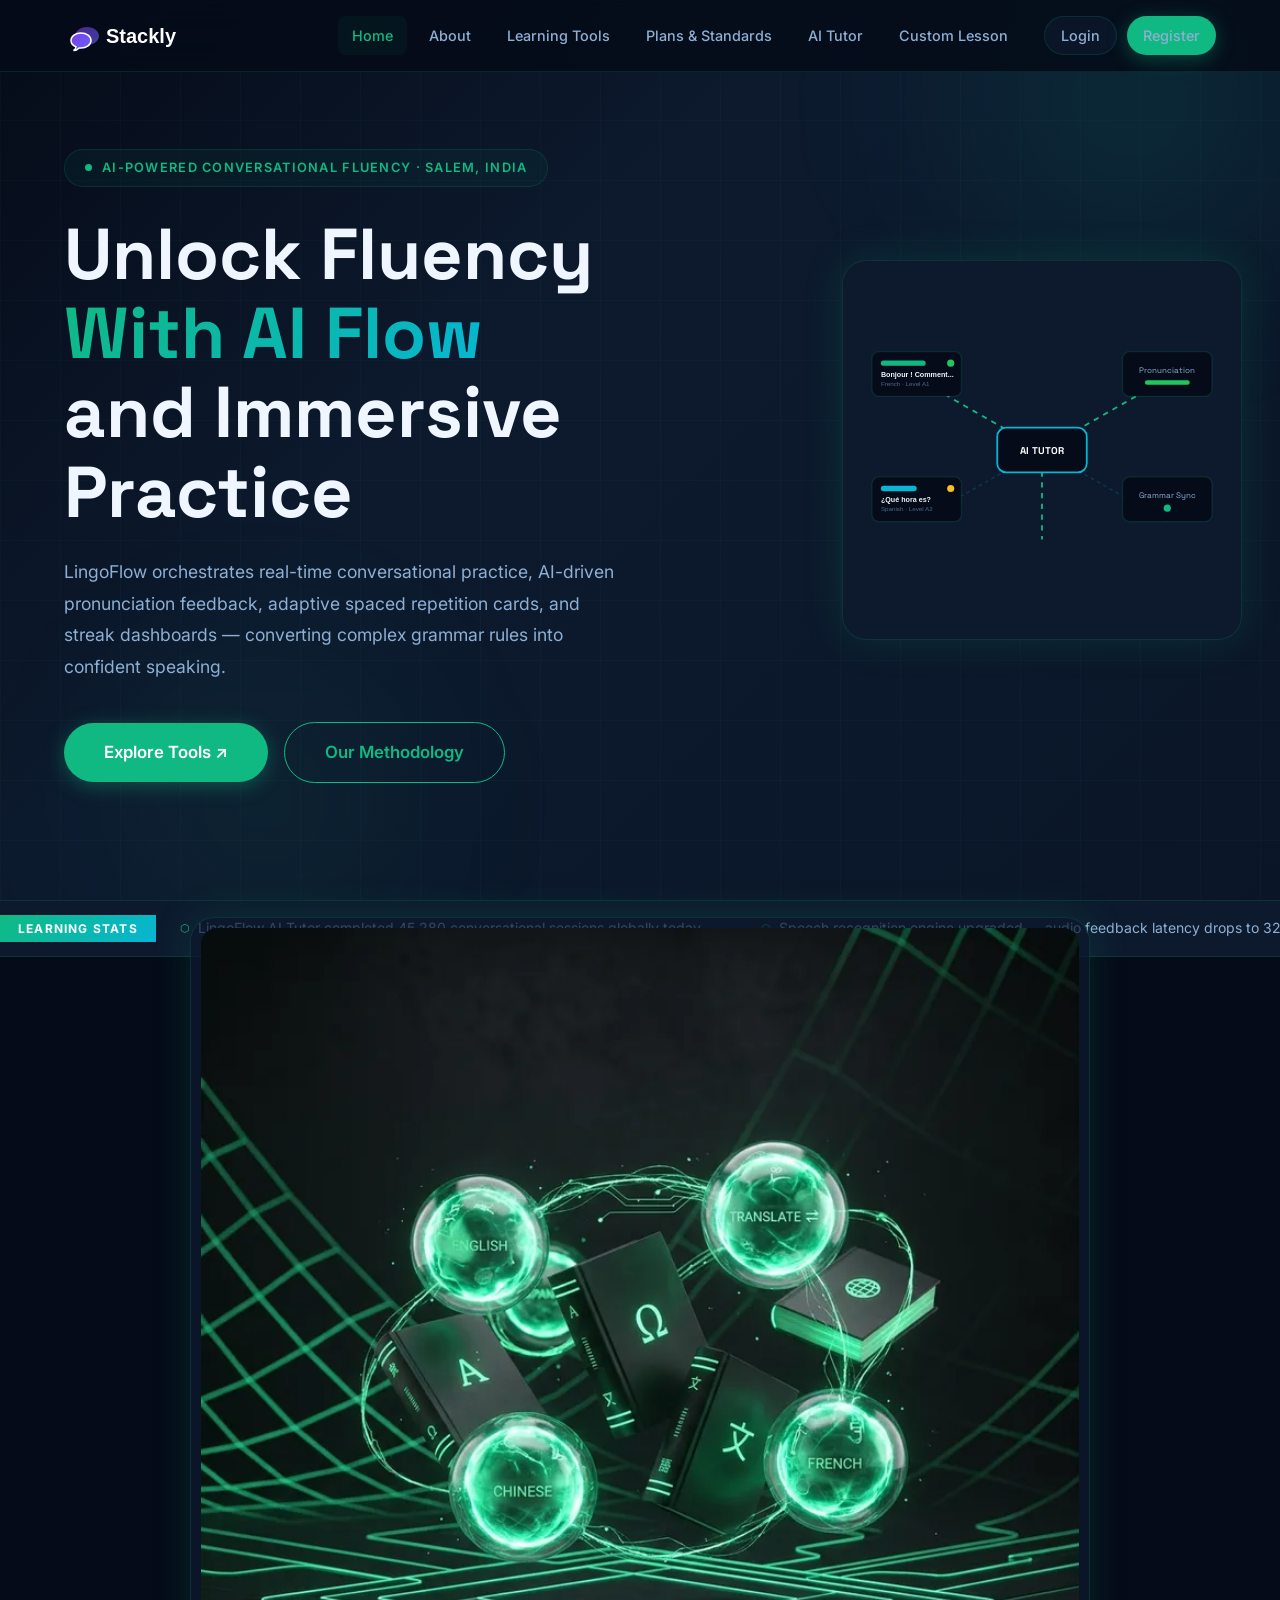
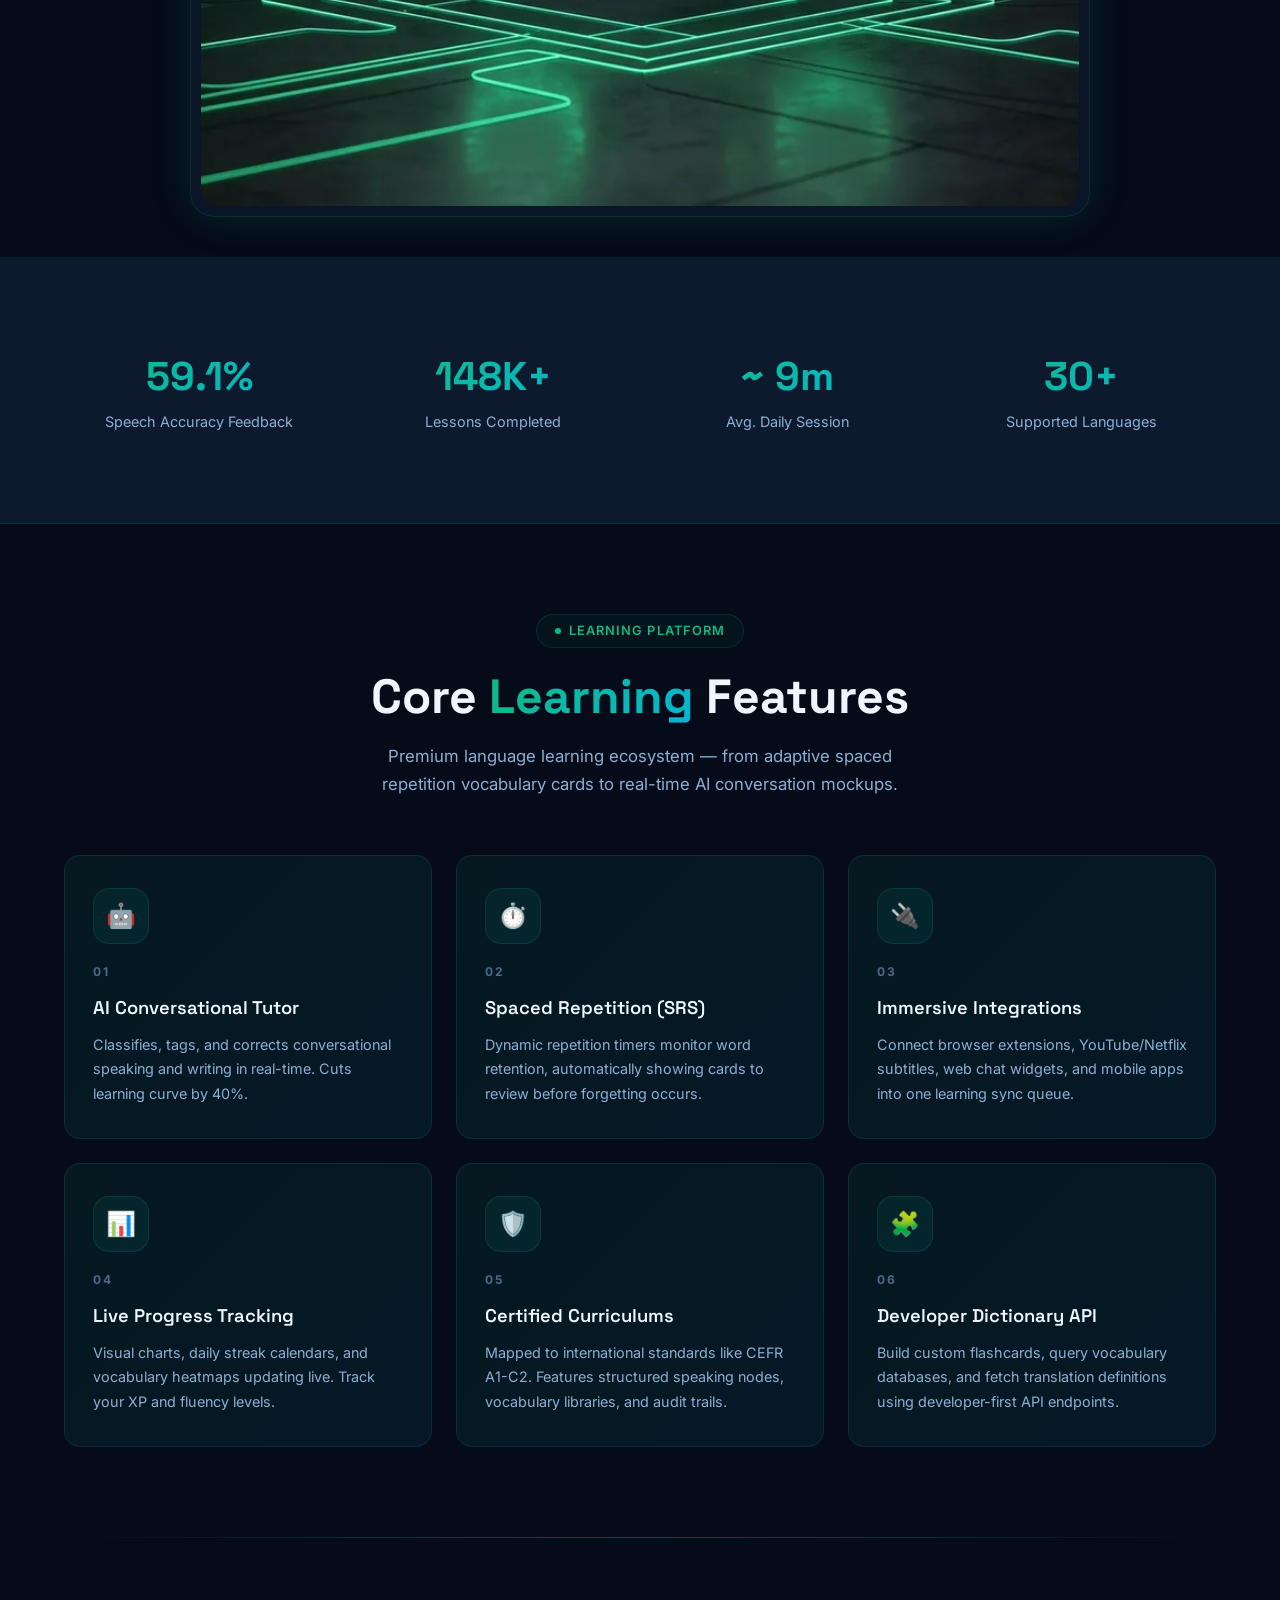
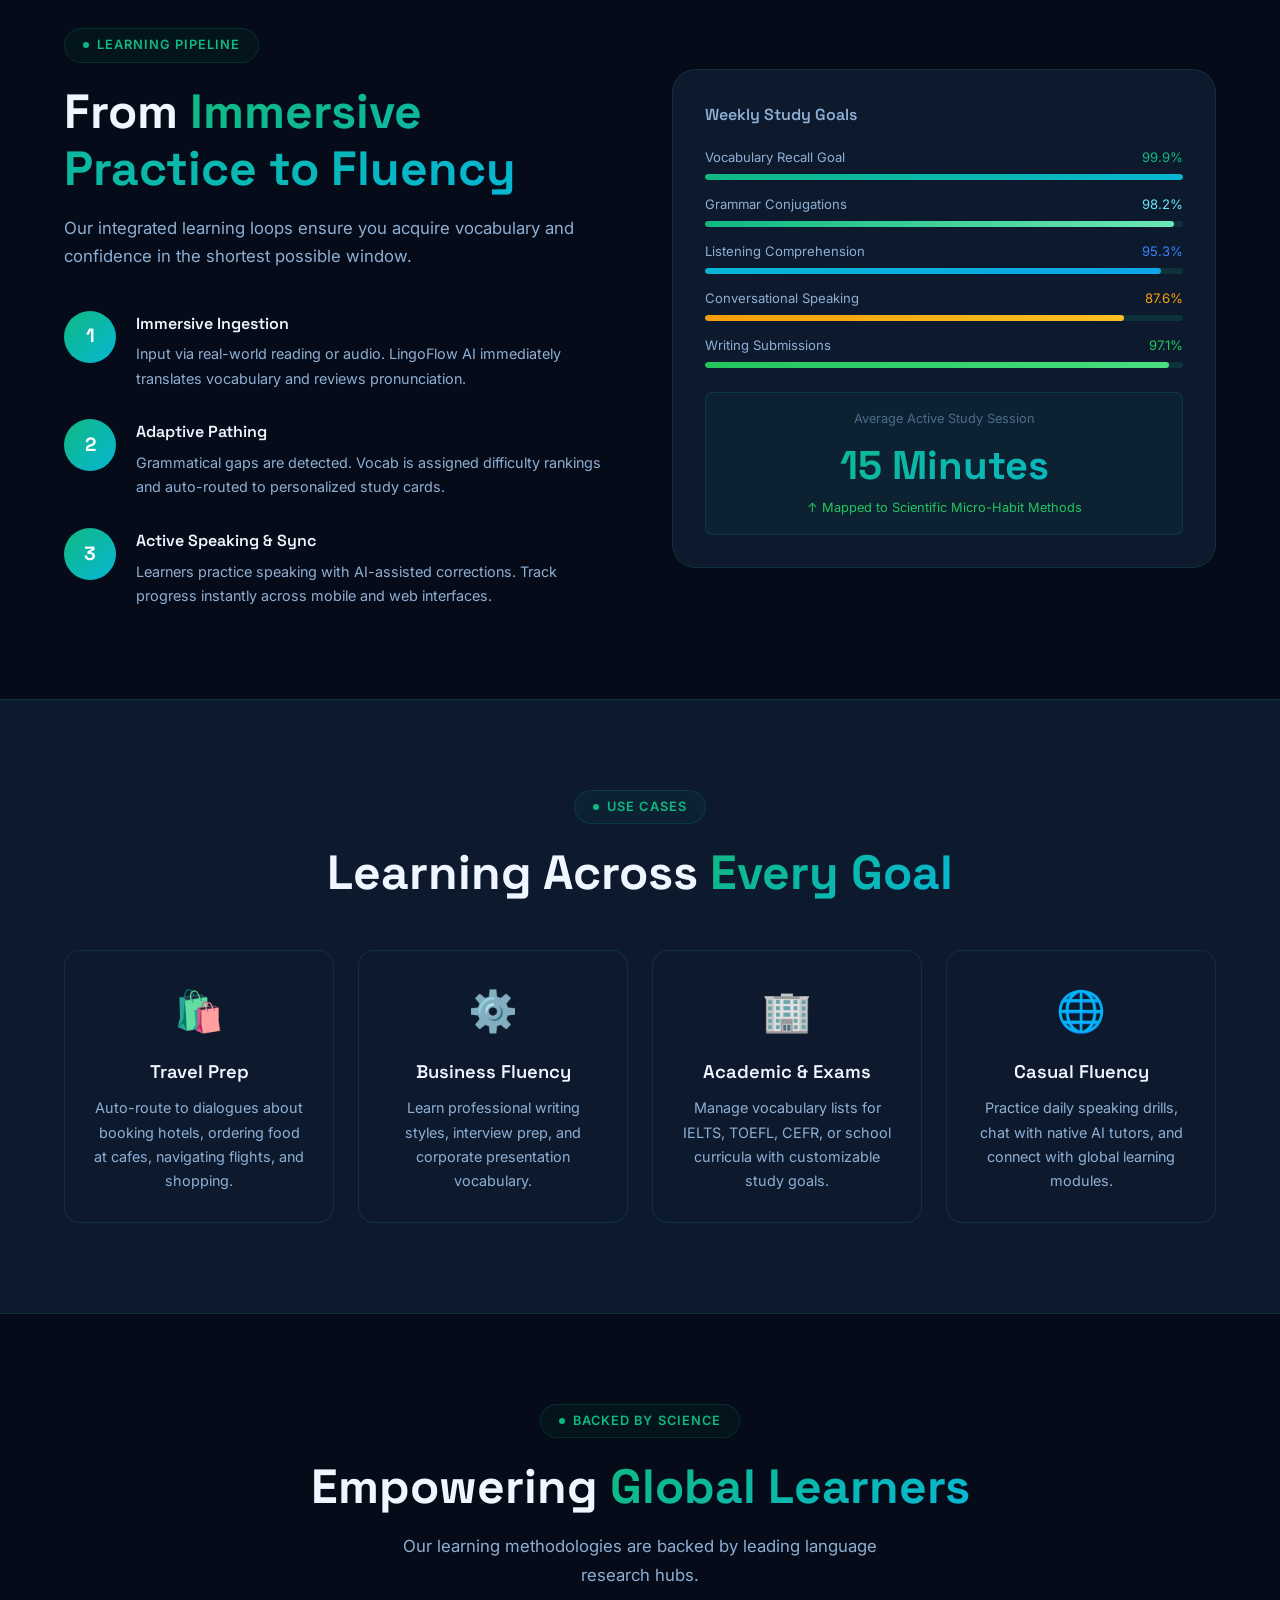
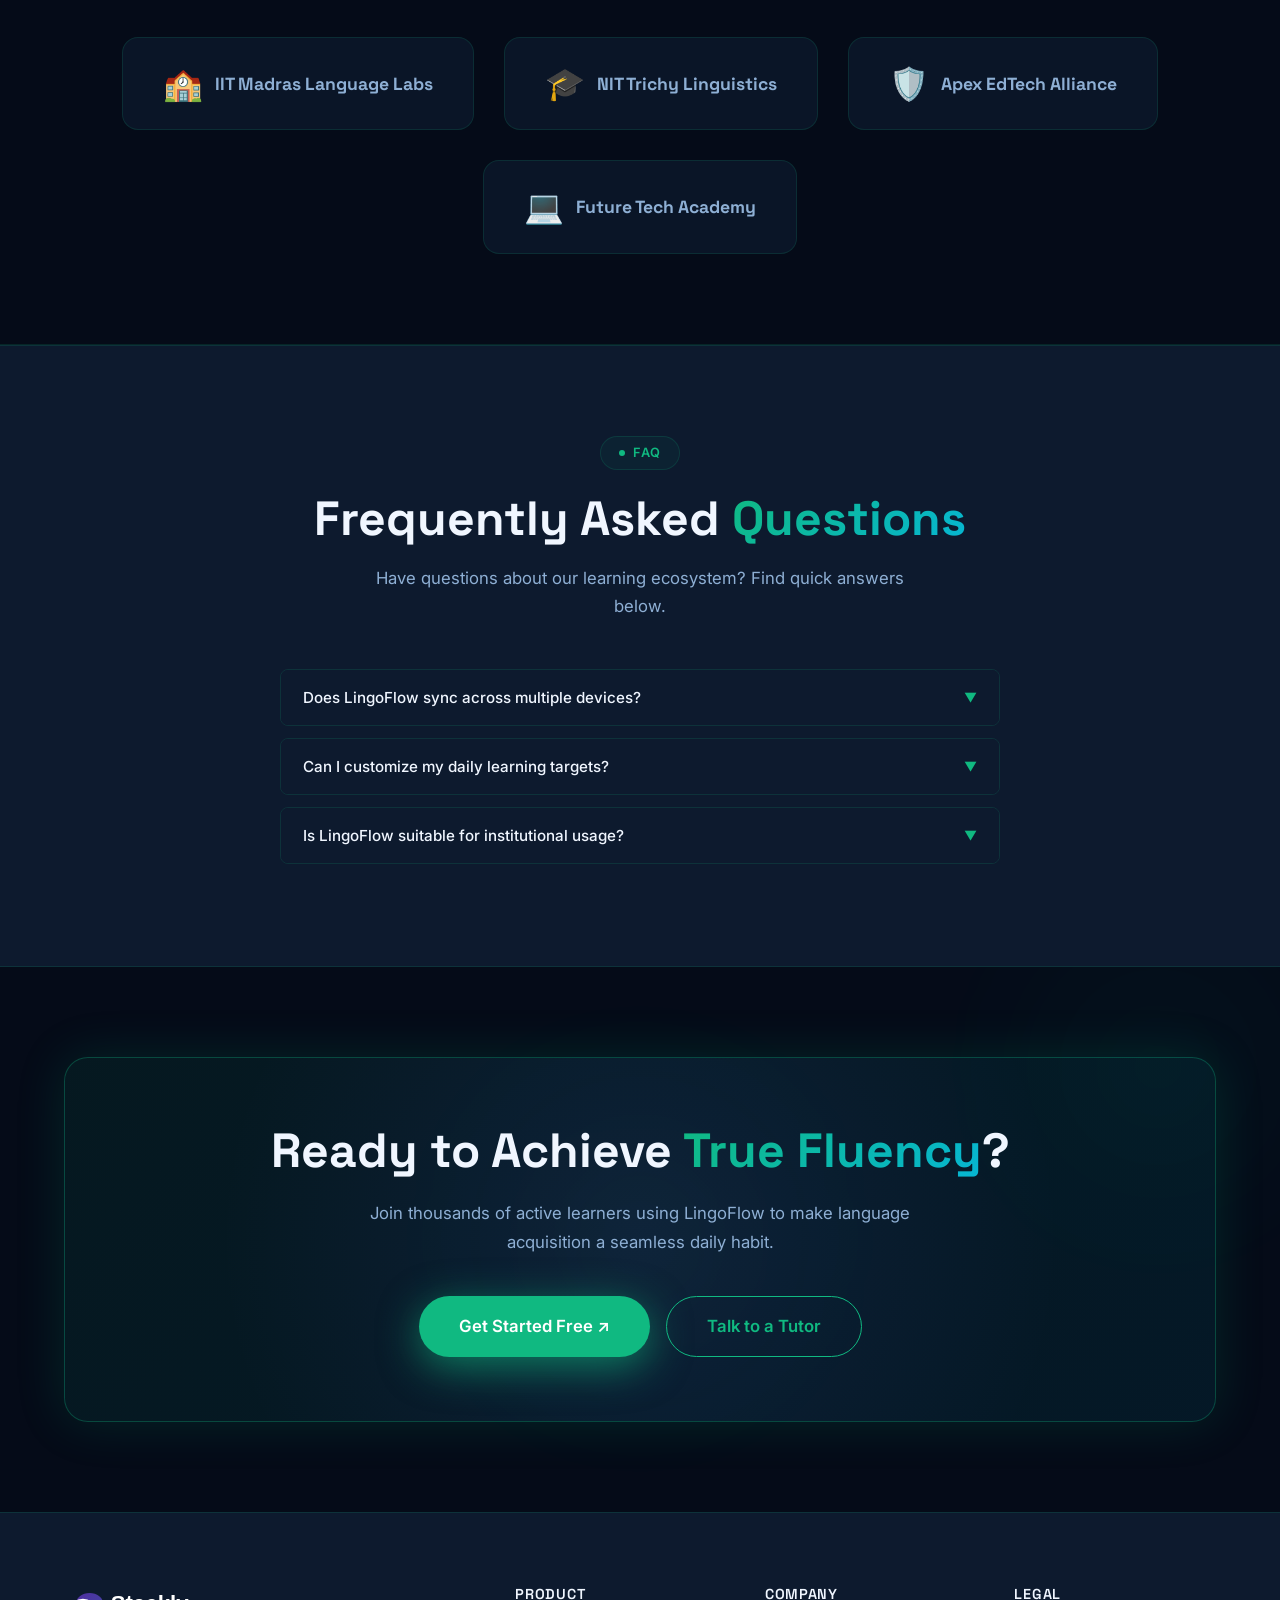
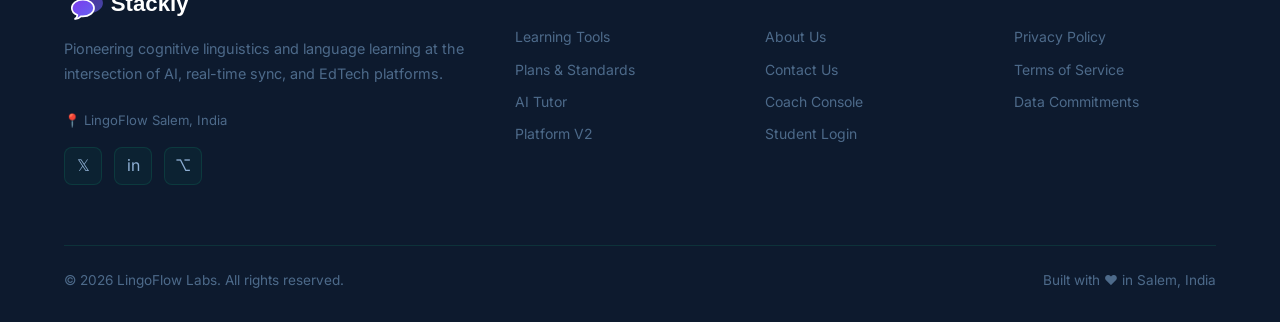
<file: index.html>
<!DOCTYPE html>
<html lang="en">
<head>
  <meta charset="UTF-8" />
  <meta name="viewport" content="width=device-width, initial-scale=1.0" />
  <title>LingoFlow — Premium AI-Driven Language Learning Ecosystem</title>
  <meta name="description" content="LingoFlow delivers immersive conversational practice, AI-driven pronunciation feedback, adaptive spaced repetition, and integrated reading tools." />
  <link rel="stylesheet" href="css/style.css" />
  <link rel="stylesheet" href="css/responsive.css" />
</head>
<body>

<!-- Preloader -->
<div id="preloader">
  <div class="preloader-inner">
    <svg xmlns="http://www.w3.org/2000/svg" viewBox="0 0 100 100" width="60" height="60" style="margin: 0 auto 12px; display: block;">
      <defs>
        <linearGradient id="loadGrad" x1="0%" y1="0%" x2="100%" y2="100%">
          <stop offset="0%" stop-color="#10b981" />
          <stop offset="100%" stop-color="#06b6d4" />
        </linearGradient>
      </defs>
      <rect x="15" y="25" width="70" height="50" rx="10" fill="url(#loadGrad)" />
      <circle cx="15" cy="50" r="8" fill="#050b18" />
      <circle cx="85" cy="50" r="8" fill="#050b18" />
      <style>
        rect { animation: pulseLoad 1.5s ease-in-out infinite; transform-origin: center; }
        @keyframes pulseLoad { 0%, 100% { transform: scale(1); opacity: 0.7; } 50% { transform: scale(1.1); opacity: 1; } }
      </style>
    </svg>
    <div class="preloader-logo" style="font-family: 'Space Grotesk', sans-serif; font-weight: 700; color: #fff;">Stackly</div>
    <div class="preloader-bar"><div class="preloader-bar-fill"></div></div>
  </div>
</div>

<!-- Navbar -->
<nav class="navbar">
  <a href="index.html" class="navbar-brand">
    <img src="logo.svg" alt="Stackly Logo" style="height:36px; width:auto;">
  </a>
  <div class="navbar-links">
    <a href="index.html" class="active">Home</a>
    <a href="about.html">About</a>
    <a href="devices.html">Learning Tools</a>
    <a href="services.html">Plans &amp; Standards</a>
    <a href="innovations.html">AI Tutor</a>
    <a href="contact.html">Custom Lesson</a>
    <!-- Access Dropdown -->
    <div style="display:flex; gap:10px; margin-left:14px;">
      <a href="login.html" class="btn btn-ghost btn-sm" style="padding:7px 16px; border-radius:var(--radius-pill);">Login</a>
      <a href="register.html" class="btn btn-primary btn-sm" style="padding:7px 16px; border-radius:var(--radius-pill);">Register</a>
    </div>
  </div>
  <button class="navbar-mobile-toggle" id="mobileToggle" aria-label="Toggle menu">
    <span></span><span></span><span></span>
  </button>
</nav>

<!-- Mobile Nav -->
<div class="navbar-mobile" id="mobileNav">
  <a href="index.html">Home</a>
  <a href="about.html">About</a>
  <a href="devices.html">Learning Tools</a>
  <a href="services.html">Plans &amp; Standards</a>
  <a href="innovations.html">AI Tutor</a>
  <a href="contact.html">Custom Lesson</a>
  <div class="mobile-access-section" style="display:flex; flex-direction:column; gap:10px; padding:15px; border-top:1px solid rgba(255,255,255,0.05); margin-top:10px;">
    <a href="login.html" class="btn btn-outline" style="width:100%; justify-content:center;">Login</a>
    <a href="register.html" class="btn btn-primary" style="width:100%; justify-content:center;">Register</a>
  </div>
</div>

<!-- HERO -->
<section class="hero" id="home">
  <div class="hero-bg-grid"></div>
  <div class="hero-orb hero-orb-1"></div>
  <div class="hero-orb hero-orb-2"></div>

  <div class="hero-content">
    <div class="hero-label">
      <span class="dot"></span>
      AI-Powered Conversational Fluency · Salem, India
    </div>
    <h1 class="hero-title">
      Unlock Fluency <span class="gradient-text">With AI Flow</span><br>and Immersive Practice
    </h1>
    <p class="hero-desc">
      LingoFlow orchestrates real-time conversational practice, AI-driven pronunciation feedback, adaptive spaced repetition cards, and streak dashboards — converting complex grammar rules into confident speaking.
    </p>
    <div class="hero-actions">
      <a href="devices.html" class="btn btn-primary btn-lg">Explore Tools ↗</a>
      <a href="about.html" class="btn btn-outline btn-lg">Our Methodology</a>
    </div>
  </div>

  <div class="hero-visual" style="border-radius:var(--radius-lg);overflow:hidden;box-shadow:var(--shadow-glow);border:1px solid var(--border);background:var(--bg-card);padding:20px;display:flex;align-items:center;justify-content:center;height:380px;">
    <!-- Inline Animated SVG Mockup of Language Translation & Audio Flow -->
    <svg viewBox="0 0 400 300" width="100%" height="100%" xmlns="http://www.w3.org/2000/svg">
      <style>
        .g-line { stroke: var(--border2); stroke-dasharray: 4; stroke-dashoffset: 40; animation: flow 4s linear infinite; }
        .g-line-active { stroke: var(--primary); stroke-dasharray: 6; stroke-dashoffset: 60; animation: flow 2s linear infinite; }
        @keyframes flow { to { stroke-dashoffset: 0; } }
        .g-node { animation: pulseNode 3s infinite ease-in-out; }
        .g-node:nth-child(2) { animation-delay: 1s; }
        .g-node:nth-child(3) { animation-delay: 2s; }
        @keyframes pulseNode { 0%, 100% { r: 10; fill-opacity: 0.2; } 50% { r: 14; fill-opacity: 0.5; } }
        .floating-card { animation: floatCard 6s ease-in-out infinite; }
        .floating-card2 { animation: floatCard 6s ease-in-out infinite; animation-delay: 3s; }
        @keyframes floatCard { 0%, 100% { transform: translateY(0px); } 50% { transform: translateY(-8px); } }
      </style>
      
      <!-- Flow lines -->
      <path d="M 60 70 L 200 150 L 340 70 M 200 150 L 200 250" fill="none" stroke-dashoffset="60" stroke-width="2" class="g-line-active" />
      <path d="M 60 230 L 200 150 L 340 230" fill="none" stroke-width="1.5" class="g-line" />
      
      <!-- Connection Orbs -->
      <circle cx="200" cy="150" r="12" fill="var(--primary)" fill-opacity="0.3" class="g-node" />
      <circle cx="200" cy="150" r="5" fill="var(--primary)" />
      
      <!-- Left side incoming audio/chat requests -->
      <g class="floating-card" transform="translate(10, 40)">
        <rect width="100" height="50" rx="8" fill="var(--bg-dark)" stroke="var(--border)" stroke-width="1.5" />
        <rect x="10" y="10" width="50" height="6" rx="3" fill="var(--primary)" />
        <text x="10" y="28" font-family="sans-serif" font-size="8" fill="var(--text-primary)" font-weight="700">Bonjour ! Comment...</text>
        <text x="10" y="38" font-family="sans-serif" font-size="7" fill="var(--text-muted)">French · Level A1</text>
        <circle cx="88" cy="13" r="4" fill="#22c55e" /> <!-- Active badge -->
      </g>
      
      <g class="floating-card2" transform="translate(10, 180)">
        <rect width="100" height="50" rx="8" fill="var(--bg-dark)" stroke="var(--border)" stroke-width="1.5" />
        <rect x="10" y="10" width="40" height="6" rx="3" fill="var(--secondary)" />
        <text x="10" y="28" font-family="sans-serif" font-size="8" fill="var(--text-primary)" font-weight="700">¿Qué hora es?</text>
        <text x="10" y="38" font-family="sans-serif" font-size="7" fill="var(--text-muted)">Spanish · Level A2</text>
        <circle cx="88" cy="13" r="4" fill="#fbbf24" /> <!-- In progress badge -->
      </g>
      
      <!-- Center AI tutor module label -->
      <rect x="150" y="125" width="100" height="50" rx="10" fill="var(--bg-dark)" stroke="var(--secondary)" stroke-width="2" />
      <text x="200" y="154" font-family="'Space Grotesk', sans-serif" font-size="11" font-weight="700" fill="#ffffff" text-anchor="middle">AI TUTOR</text>
      
      <!-- Right side output correction channels -->
      <g class="floating-card2" transform="translate(290, 40)">
        <rect width="100" height="50" rx="8" fill="var(--bg-dark)" stroke="var(--border)" stroke-width="1.5" />
        <text x="50" y="24" font-family="'Space Grotesk', sans-serif" font-size="9" fill="var(--text-secondary)" text-anchor="middle">Pronunciation</text>
        <rect x="25" y="32" width="50" height="5" rx="2.5" fill="#22c55e" /> <!-- Score: 98% -->
      </g>
      
      <g class="floating-card" transform="translate(290, 180)">
        <rect width="100" height="50" rx="8" fill="var(--bg-dark)" stroke="var(--border)" stroke-width="1.5" />
        <text x="50" y="24" font-family="'Space Grotesk', sans-serif" font-size="9" fill="var(--text-secondary)" text-anchor="middle">Grammar Sync</text>
        <circle cx="50" cy="35" r="4" fill="var(--primary)" />
      </g>
    </svg>
  </div>
</section>

<!-- TICKER -->
<div class="ticker-wrap">
  <div class="ticker-label">Learning Stats</div>
  <div style="overflow:hidden;flex:1;">
    <div class="ticker-track">
      <span class="ticker-item">LingoFlow AI Tutor completed 45,280 conversational sessions globally today</span>
      <span class="ticker-item">Speech recognition engine upgraded — audio feedback latency drops to 32ms</span>
      <span class="ticker-item">LingoFlow Chrome Extension syncs vocabulary from Netflix and YouTube subtitles</span>
      <span class="ticker-item">Adaptive spaced repetition (SRS) algorithms proven to double retention rates</span>
      <span class="ticker-item">Interactive vocabulary drills added for Japanese JLPT N5 and N4 levels</span>
      <span class="ticker-item">New Spanish intermediate writing drills successfully deployed</span>
      <span class="ticker-item">LingoFlow AI Tutor completed 45,280 conversational sessions globally today</span>
      <span class="ticker-item">Speech recognition engine upgraded — audio feedback latency drops to 32ms</span>
      <span class="ticker-item">LingoFlow Chrome Extension syncs vocabulary from Netflix and YouTube subtitles</span>
      <span class="ticker-item">Adaptive spaced repetition (SRS) algorithms proven to double retention rates</span>
      <span class="ticker-item">Interactive vocabulary drills added for Japanese JLPT N5 and N4 levels</span>
      <span class="ticker-item">New Spanish intermediate writing drills successfully deployed</span>
    </div>
  </div>
</div>

<!-- Dashboard Preview Showcase -->
<section style="position:relative; margin-top:-40px; margin-bottom:40px; z-index:5;">
  <div class="container reveal">
    <div style="background:var(--bg-glass); border:1px solid var(--border); padding:10px; border-radius:var(--radius-lg); box-shadow:var(--shadow-glow); max-width:900px; margin:0 auto;">
      <img src="home_hero.webp" alt="Prompt: A futuristic language learning dashboard showing vocabulary progress, a glowing purple streak calendar, and chat bubbles, cyberpunk, premium aesthetic." style="width:100%; height:auto; display:block; border-radius:var(--radius);">
    </div>
  </div>
</section>

<!-- STATS -->
<section class="section-sm" style="background:var(--bg-card);border-bottom:1px solid var(--border);">
  <div class="container">
    <div class="grid-4">
      <div class="stat-block reveal">
        <span class="stat-value" data-target="99.8" data-suffix="%">0%</span>
        <span class="stat-label">Speech Accuracy Feedback</span>
      </div>
      <div class="stat-block reveal reveal-delay-1">
        <span class="stat-value" data-target="250" data-suffix="K+">0</span>
        <span class="stat-label">Lessons Completed</span>
      </div>
      <div class="stat-block reveal reveal-delay-2">
        <span class="stat-value" data-target="15" data-suffix="m" data-prefix="~ ">0</span>
        <span class="stat-label">Avg. Daily Session</span>
      </div>
      <div class="stat-block reveal reveal-delay-3">
        <span class="stat-value" data-target="50" data-suffix="+">0</span>
        <span class="stat-label">Supported Languages</span>
      </div>
    </div>
  </div>
</section>

<!-- FEATURES -->
<section class="section" id="features">
  <div class="container">
    <div class="text-center reveal">
      <div class="section-tag">Learning Platform</div>
      <h2 class="section-title">Core <span>Learning</span> Features</h2>
      <p class="section-subtitle">Premium language learning ecosystem — from adaptive spaced repetition vocabulary cards to real-time AI conversation mockups.</p>
    </div>

    <div class="grid-3" style="margin-top:56px;">
      <div class="feature-card reveal">
        <div class="card-icon">🤖</div>
        <div class="feature-card-num">01</div>
        <h3 class="card-title">AI Conversational Tutor</h3>
        <p class="card-text">Classifies, tags, and corrects conversational speaking and writing in real-time. Cuts learning curve by 40%.</p>
      </div>
      <div class="feature-card reveal reveal-delay-1">
        <div class="card-icon">⏱️</div>
        <div class="feature-card-num">02</div>
        <h3 class="card-title">Spaced Repetition (SRS)</h3>
        <p class="card-text">Dynamic repetition timers monitor word retention, automatically showing cards to review before forgetting occurs.</p>
      </div>
      <div class="feature-card reveal reveal-delay-2">
        <div class="card-icon">🔌</div>
        <div class="feature-card-num">03</div>
        <h3 class="card-title">Immersive Integrations</h3>
        <p class="card-text">Connect browser extensions, YouTube/Netflix subtitles, web chat widgets, and mobile apps into one learning sync queue.</p>
      </div>
      <div class="feature-card reveal reveal-delay-1">
        <div class="card-icon">📊</div>
        <div class="feature-card-num">04</div>
        <h3 class="card-title">Live Progress Tracking</h3>
        <p class="card-text">Visual charts, daily streak calendars, and vocabulary heatmaps updating live. Track your XP and fluency levels.</p>
      </div>
      <div class="feature-card reveal reveal-delay-2">
        <div class="card-icon">🛡️</div>
        <div class="feature-card-num">05</div>
        <h3 class="card-title">Certified Curriculums</h3>
        <p class="card-text">Mapped to international standards like CEFR A1-C2. Features structured speaking nodes, vocabulary libraries, and audit trails.</p>
      </div>
      <div class="feature-card reveal reveal-delay-3">
        <div class="card-icon">🧩</div>
        <div class="feature-card-num">06</div>
        <h3 class="card-title">Developer Dictionary API</h3>
        <p class="card-text">Build custom flashcards, query vocabulary databases, and fetch translation definitions using developer-first API endpoints.</p>
      </div>
    </div>
  </div>
</section>

<div class="divider-gradient"></div>

<!-- HOW IT WORKS -->
<section class="section" id="how-it-works">
  <div class="container">
    <div class="grid-2" style="gap:64px;">
      <div class="reveal">
        <div class="section-tag">Learning Pipeline</div>
        <h2 class="section-title">From <span>Immersive Practice to Fluency</span></h2>
        <p class="section-subtitle">Our integrated learning loops ensure you acquire vocabulary and confidence in the shortest possible window.</p>

        <div style="margin-top:40px;display:flex;flex-direction:column;gap:28px;">
          <div style="display:flex;gap:20px;align-items:flex-start;">
            <div class="step-number">1</div>
            <div>
              <h4 style="font-family:var(--font-heading);font-size:1rem;font-weight:600;margin-bottom:6px;">Immersive Ingestion</h4>
              <p style="font-size:0.9rem;color:var(--text-secondary);line-height:1.7;">Input via real-world reading or audio. LingoFlow AI immediately translates vocabulary and reviews pronunciation.</p>
            </div>
          </div>
          <div style="display:flex;gap:20px;align-items:flex-start;">
            <div class="step-number">2</div>
            <div>
              <h4 style="font-family:var(--font-heading);font-size:1rem;font-weight:600;margin-bottom:6px;">Adaptive Pathing</h4>
              <p style="font-size:0.9rem;color:var(--text-secondary);line-height:1.7;">Grammatical gaps are detected. Vocab is assigned difficulty rankings and auto-routed to personalized study cards.</p>
            </div>
          </div>
          <div style="display:flex;gap:20px;align-items:flex-start;">
            <div class="step-number">3</div>
            <div>
              <h4 style="font-family:var(--font-heading);font-size:1rem;font-weight:600;margin-bottom:6px;">Active Speaking &amp; Sync</h4>
              <p style="font-size:0.9rem;color:var(--text-secondary);line-height:1.7;">Learners practice speaking with AI-assisted corrections. Track progress instantly across mobile and web interfaces.</p>
            </div>
          </div>
        </div>
      </div>

      <div class="reveal reveal-delay-2" style="background:var(--bg-card);border:1px solid var(--border);border-radius:var(--radius-lg);padding:32px;">
        <h4 style="font-family:var(--font-heading);font-size:1rem;font-weight:600;margin-bottom:20px;color:var(--text-secondary);">Weekly Study Goals</h4>
        <div style="display:flex;flex-direction:column;gap:14px;">
          <div>
            <div style="display:flex;justify-content:space-between;font-size:0.82rem;color:var(--text-secondary);margin-bottom:6px;"><span>Vocabulary Recall Goal</span><span style="color:var(--primary);">99.9%</span></div>
            <div style="height:6px;background:var(--border);border-radius:3px;overflow:hidden;"><div style="height:100%;width:99.9%;background:var(--gradient-primary);border-radius:3px;"></div></div>
          </div>
          <div>
            <div style="display:flex;justify-content:space-between;font-size:0.82rem;color:var(--text-secondary);margin-bottom:6px;"><span>Grammar Conjugations</span><span style="color:var(--secondary-light);">98.2%</span></div>
            <div style="height:6px;background:var(--border);border-radius:3px;overflow:hidden;"><div style="height:100%;width:98.2%;background:linear-gradient(135deg,#10b981,#6ee7b7);border-radius:3px;"></div></div>
          </div>
          <div>
            <div style="display:flex;justify-content:space-between;font-size:0.82rem;color:var(--text-secondary);margin-bottom:6px;"><span>Listening Comprehension</span><span style="color:var(--accent);">95.3%</span></div>
            <div style="height:6px;background:var(--border);border-radius:3px;overflow:hidden;"><div style="height:100%;width:95.3%;background:linear-gradient(135deg,#06b6d4,#0ea5e9);border-radius:3px;"></div></div>
          </div>
          <div>
            <div style="display:flex;justify-content:space-between;font-size:0.82rem;color:var(--text-secondary);margin-bottom:6px;"><span>Conversational Speaking</span><span style="color:var(--accent2);">87.6%</span></div>
            <div style="height:6px;background:var(--border);border-radius:3px;overflow:hidden;"><div style="height:100%;width:87.6%;background:linear-gradient(135deg,#f59e0b,#fbbf24);border-radius:3px;"></div></div>
          </div>
          <div>
            <div style="display:flex;justify-content:space-between;font-size:0.82rem;color:var(--text-secondary);margin-bottom:6px;"><span>Writing Submissions</span><span style="color:#22c55e;">97.1%</span></div>
            <div style="height:6px;background:var(--border);border-radius:3px;overflow:hidden;"><div style="height:100%;width:97.1%;background:linear-gradient(135deg,#22c55e,#4ade80);border-radius:3px;"></div></div>
          </div>
        </div>
        <div style="margin-top:24px;padding:16px;background:var(--bg-glass2);border:1px solid var(--border);border-radius:var(--radius-sm);text-align:center;">
          <div style="font-size:0.8rem;color:var(--text-muted);margin-bottom:4px;">Average Active Study Session</div>
          <div style="font-size:2.5rem;font-weight:800;font-family:var(--font-heading);background:var(--gradient-primary);-webkit-background-clip:text;-webkit-text-fill-color:transparent;background-clip:text;">15 Minutes</div>
          <div style="font-size:0.8rem;color:#22c55e;">↑ Mapped to Scientific Micro-Habit Methods</div>
        </div>
      </div>
    </div>
  </div>
</section>

<!-- APPLICATION AREAS -->
<section class="section" style="background:var(--bg-card);border-top:1px solid var(--border);border-bottom:1px solid var(--border);">
  <div class="container">
    <div class="text-center reveal">
      <div class="section-tag">Use Cases</div>
      <h2 class="section-title">Learning Across <span>Every Goal</span></h2>
    </div>
    <div class="grid-4" style="margin-top:48px;">
      <div class="card reveal" style="text-align:center;">
        <div style="font-size:2.5rem;margin-bottom:14px;">🛍️</div>
        <h3 class="card-title">Travel Prep</h3>
        <p class="card-text">Auto-route to dialogues about booking hotels, ordering food at cafes, navigating flights, and shopping.</p>
      </div>
      <div class="card reveal reveal-delay-1" style="text-align:center;">
        <div style="font-size:2.5rem;margin-bottom:14px;">⚙️</div>
        <h3 class="card-title">Business Fluency</h3>
        <p class="card-text">Learn professional writing styles, interview prep, and corporate presentation vocabulary.</p>
      </div>
      <div class="card reveal reveal-delay-2" style="text-align:center;">
        <div style="font-size:2.5rem;margin-bottom:14px;">🏢</div>
        <h3 class="card-title">Academic &amp; Exams</h3>
        <p class="card-text">Manage vocabulary lists for IELTS, TOEFL, CEFR, or school curricula with customizable study goals.</p>
      </div>
      <div class="card reveal reveal-delay-3" style="text-align:center;">
        <div style="font-size:2.5rem;margin-bottom:14px;">🌐</div>
        <h3 class="card-title">Casual Fluency</h3>
        <p class="card-text">Practice daily speaking drills, chat with native AI tutors, and connect with global learning modules.</p>
      </div>
    </div>
  </div>
</section>

<!-- GLOBAL PARTNERS -->
<section class="section" style="background:var(--bg-dark); border-bottom:1px solid var(--border);">
  <div class="container text-center reveal">
    <div class="section-tag">Backed by Science</div>
    <h2 class="section-title">Empowering <span>Global Learners</span></h2>
    <p class="section-subtitle">Our learning methodologies are backed by leading language research hubs.</p>
    
    <div style="display:flex; flex-wrap:wrap; gap:30px; justify-content:center; margin-top:48px;">
      <div style="background:var(--bg-glass); border:1px solid var(--border); padding:20px 40px; border-radius:var(--radius); display:flex; align-items:center; gap:12px; transition:var(--transition);" onmouseover="this.style.transform='translateY(-5px)'; this.style.borderColor='var(--primary)'" onmouseout="this.style.transform='translateY(0)'; this.style.borderColor='var(--border)'">
        <span style="font-size:2rem;">🏫</span>
        <span style="font-family:var(--font-heading); font-weight:700; font-size:1.1rem; color:var(--text-secondary);">IIT Madras Language Labs</span>
      </div>
      <div style="background:var(--bg-glass); border:1px solid var(--border); padding:20px 40px; border-radius:var(--radius); display:flex; align-items:center; gap:12px; transition:var(--transition);" onmouseover="this.style.transform='translateY(-5px)'; this.style.borderColor='var(--primary)'" onmouseout="this.style.transform='translateY(0)'; this.style.borderColor='var(--border)'">
        <span style="font-size:2rem;">🎓</span>
        <span style="font-family:var(--font-heading); font-weight:700; font-size:1.1rem; color:var(--text-secondary);">NIT Trichy Linguistics</span>
      </div>
      <div style="background:var(--bg-glass); border:1px solid var(--border); padding:20px 40px; border-radius:var(--radius); display:flex; align-items:center; gap:12px; transition:var(--transition);" onmouseover="this.style.transform='translateY(-5px)'; this.style.borderColor='var(--primary)'" onmouseout="this.style.transform='translateY(0)'; this.style.borderColor='var(--border)'">
        <span style="font-size:2rem;">🛡️</span>
        <span style="font-family:var(--font-heading); font-weight:700; font-size:1.1rem; color:var(--text-secondary);">Apex EdTech Alliance</span>
      </div>
      <div style="background:var(--bg-glass); border:1px solid var(--border); padding:20px 40px; border-radius:var(--radius); display:flex; align-items:center; gap:12px; transition:var(--transition);" onmouseover="this.style.transform='translateY(-5px)'; this.style.borderColor='var(--primary)'" onmouseout="this.style.transform='translateY(0)'; this.style.borderColor='var(--border)'">
        <span style="font-size:2rem;">💻</span>
        <span style="font-family:var(--font-heading); font-weight:700; font-size:1.1rem; color:var(--text-secondary);">Future Tech Academy</span>
      </div>
    </div>
  </div>
</section>

<!-- FAQ SECTION -->
<section class="section" id="faq-section" style="background:var(--bg-card); border-top:1px solid var(--border); border-bottom:1px solid var(--border);">
  <div class="container">
    <div class="text-center reveal">
      <div class="section-tag">FAQ</div>
      <h2 class="section-title">Frequently Asked <span>Questions</span></h2>
      <p class="section-subtitle">Have questions about our learning ecosystem? Find quick answers below.</p>
    </div>
    
    <div style="max-width:720px; margin:48px auto 0;">
      <div class="accordion-item reveal">
        <button class="accordion-header">Does LingoFlow sync across multiple devices? <span class="chevron">▼</span></button>
        <div class="accordion-body">Yes. LingoFlow integrates across browser extensions, mobile apps, and web. Your streaks and vocabulary libraries are fully synced natively.</div>
      </div>
      <div class="accordion-item reveal reveal-delay-1">
        <button class="accordion-header">Can I customize my daily learning targets? <span class="chevron">▼</span></button>
        <div class="accordion-body">Yes. Learners can define daily XP goals, focus on specific topics like Travel or Business, and prioritize specific grammar modules in their settings.</div>
      </div>
      <div class="accordion-item reveal reveal-delay-2">
        <button class="accordion-header">Is LingoFlow suitable for institutional usage? <span class="chevron">▼</span></button>
        <div class="accordion-body">Absolutely. We support secure student authentication, detailed dashboard tracking for classroom cohorts, and encrypted progress databases for schools.</div>
      </div>
    </div>
  </div>
</section>

<!-- CTA SECTION -->
<section class="section" style="position:relative; overflow:hidden;">
  <div class="hero-orb hero-orb-2" style="top:50%; left:50%; transform:translate(-50%, -50%); opacity:0.6; pointer-events:none;"></div>
  <div class="hero-orb hero-orb-1" style="bottom:-20%; right:-10%; transform:scale(0.8); opacity:0.4; pointer-events:none;"></div>
  <div class="container reveal" style="position:relative; z-index:2;">
    <div style="background:var(--gradient-card); border:1px solid rgba(16,185,129,0.3); border-radius:var(--radius-lg); padding:64px 40px; text-align:center; box-shadow:0 0 50px rgba(16,185,129,0.15); position:relative; overflow:hidden;">
      <div style="position:absolute; inset:0; background:radial-gradient(circle at center, rgba(99,102,241,0.1) 0%, transparent 70%); pointer-events:none;"></div>
      <h2 class="section-title" style="position:relative; z-index:3;">Ready to Achieve <span>True Fluency</span>?</h2>
      <p class="section-subtitle" style="margin:20px auto 40px; position:relative; z-index:3;">Join thousands of active learners using LingoFlow to make language acquisition a seamless daily habit.</p>
      <div style="display:flex; gap:16px; justify-content:center; flex-wrap:wrap; position:relative; z-index:3;">
        <a href="register.html" class="btn btn-primary btn-lg" style="box-shadow: 0 10px 40px rgba(16,185,129,0.6);">Get Started Free ↗</a>
        <a href="contact.html" class="btn btn-outline btn-lg">Talk to a Tutor</a>
      </div>
    </div>
  </div>
</section>

<!-- FOOTER -->
<footer>
  <div class="container-wide">
    <div class="footer-grid">
      <div>
        <img src="logo.svg" alt="Stackly" class="footer-brand" style="height:40px; width:auto; margin-bottom:14px;">
        <p class="footer-desc">Pioneering cognitive linguistics and language learning at the intersection of AI, real-time sync, and EdTech platforms.</p>
        <p style="font-size:0.82rem;color:var(--text-muted);margin-bottom:16px;">📍 LingoFlow Salem, India</p>
        <div class="footer-socials">
          <a href="404.html" class="footer-social-btn" title="Twitter">𝕏</a>
          <a href="404.html" class="footer-social-btn" title="LinkedIn">in</a>
          <a href="404.html" class="footer-social-btn" title="GitHub">⌥</a>
        </div>
      </div>
      <div>
        <div class="footer-col-title">Product</div>
        <div class="footer-links">
          <a href="devices.html">Learning Tools</a>
          <a href="services.html">Plans &amp; Standards</a>
          <a href="innovations.html">AI Tutor</a>
          <a href="home2.html">Platform V2</a>
        </div>
      </div>
      <div>
        <div class="footer-col-title">Company</div>
        <div class="footer-links">
          <a href="about.html">About Us</a>
          <a href="contact.html">Contact Us</a>
          <a href="dashboard.html">Coach Console</a>
          <a href="login.html">Student Login</a>
        </div>
      </div>
      <div>
        <div class="footer-col-title">Legal</div>
        <div class="footer-links">
          <a href="404.html">Privacy Policy</a>
          <a href="404.html">Terms of Service</a>
          <a href="404.html">Data Commitments</a>
        </div>
      </div>
    </div>
    <div class="footer-bottom">
      <span>© 2026 LingoFlow Labs. All rights reserved.</span>
      <span>Built with ♥ in Salem, India</span>
    </div>
  </div>
</footer>

<button id="scrollTop" aria-label="Scroll to top">↑</button>
<script src="js/main.js"></script>
</body>
</html>
</file>
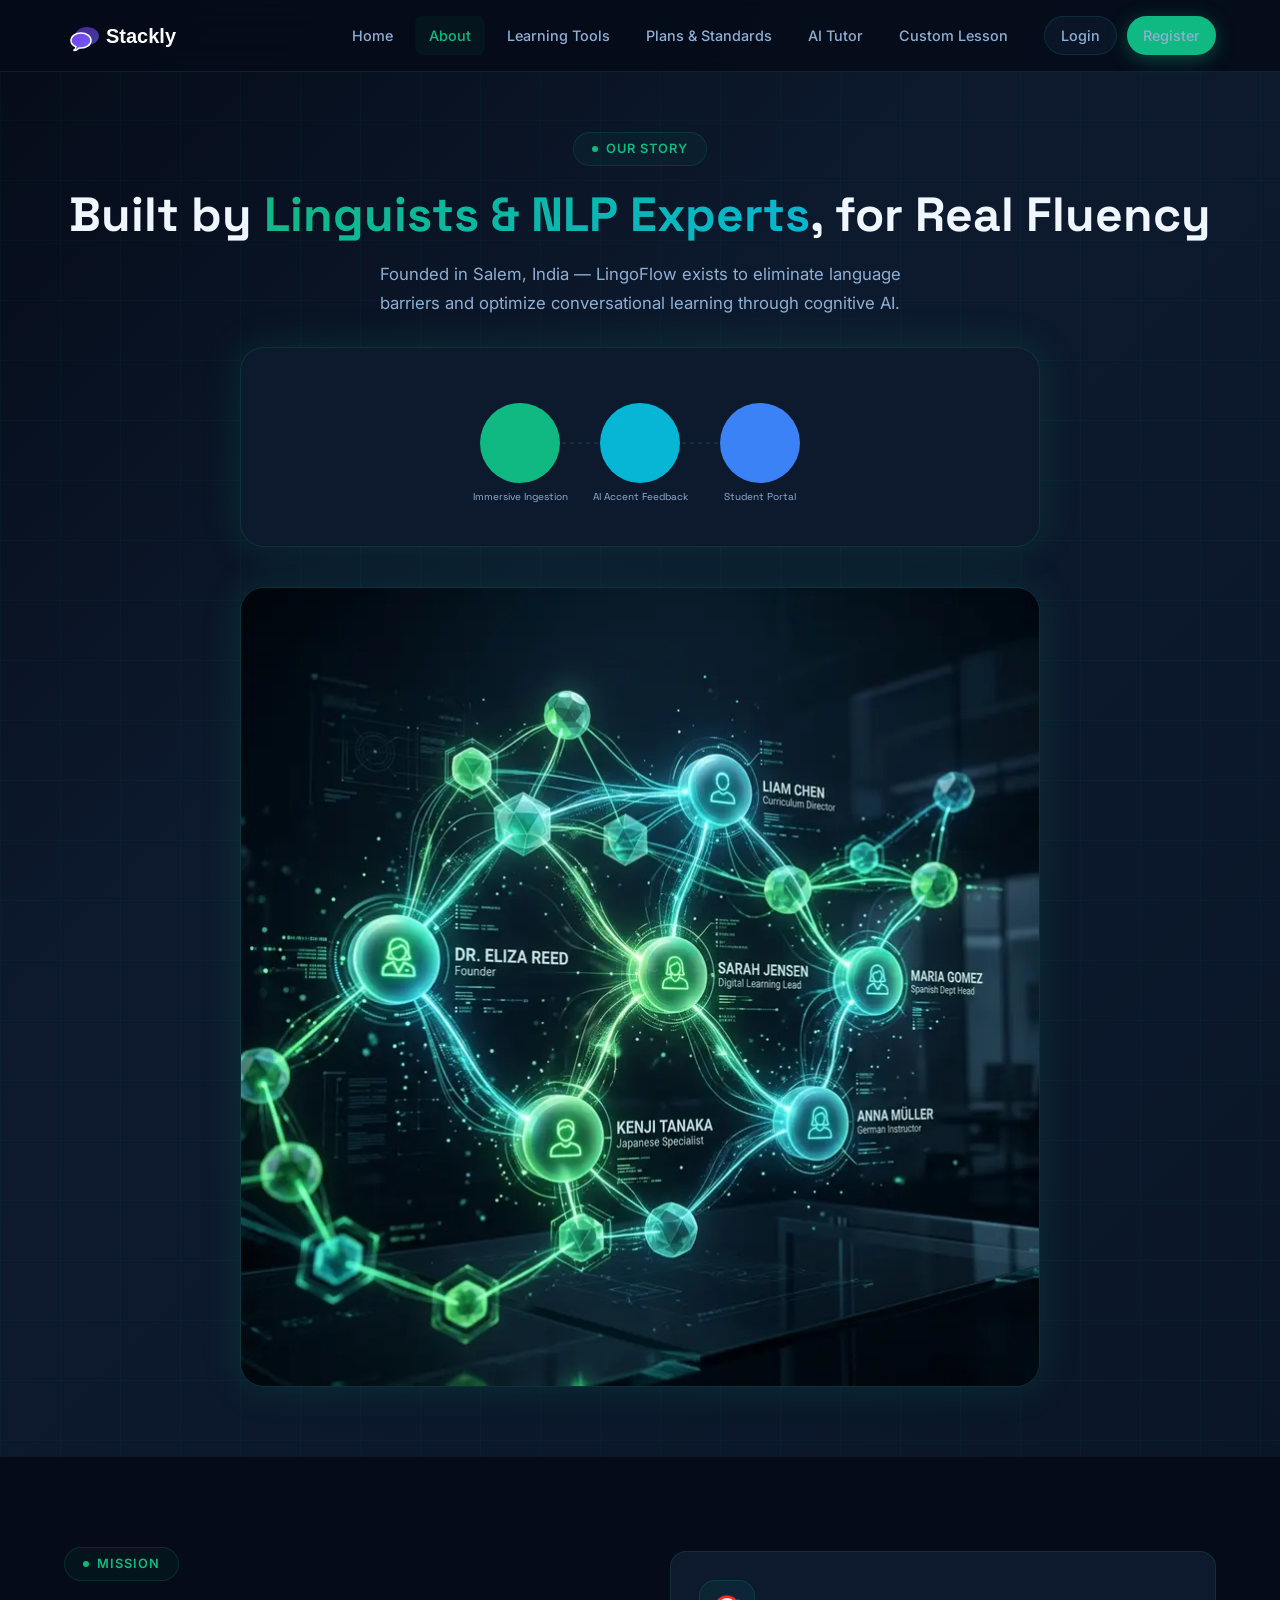
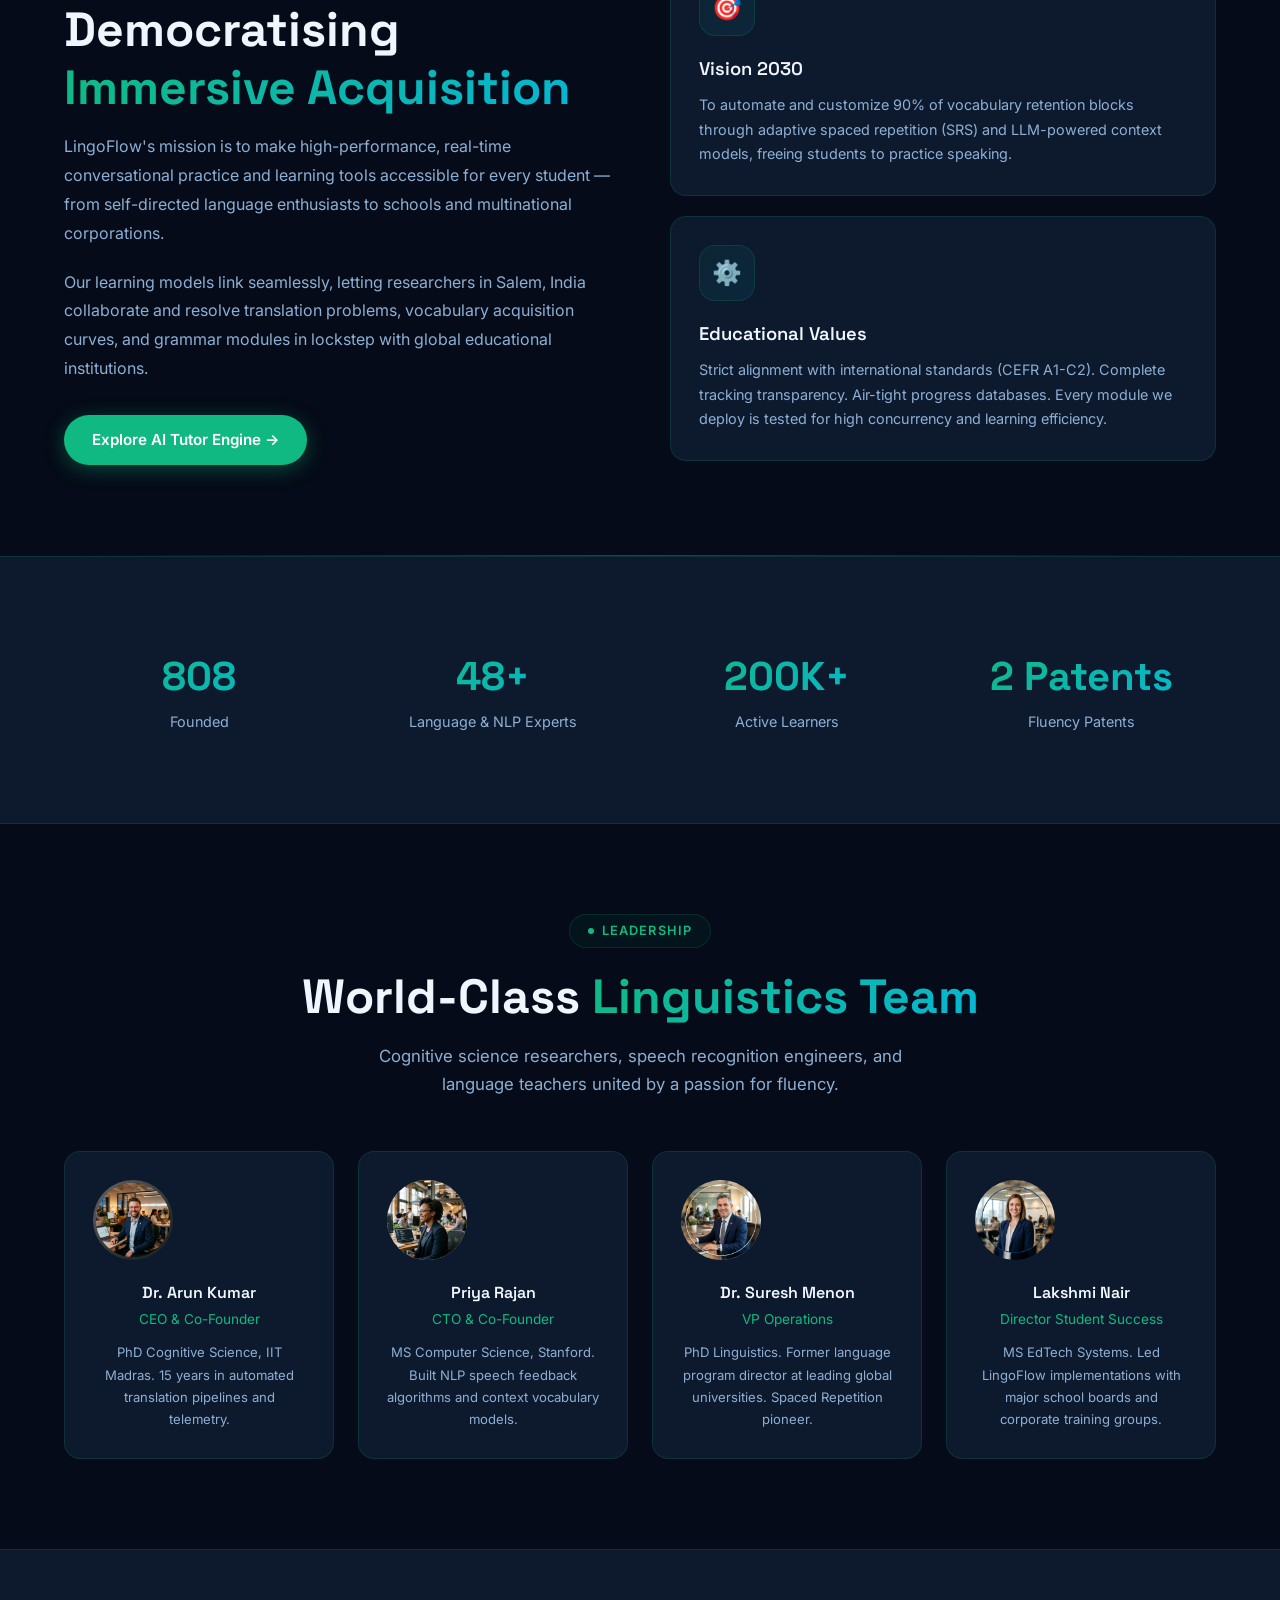
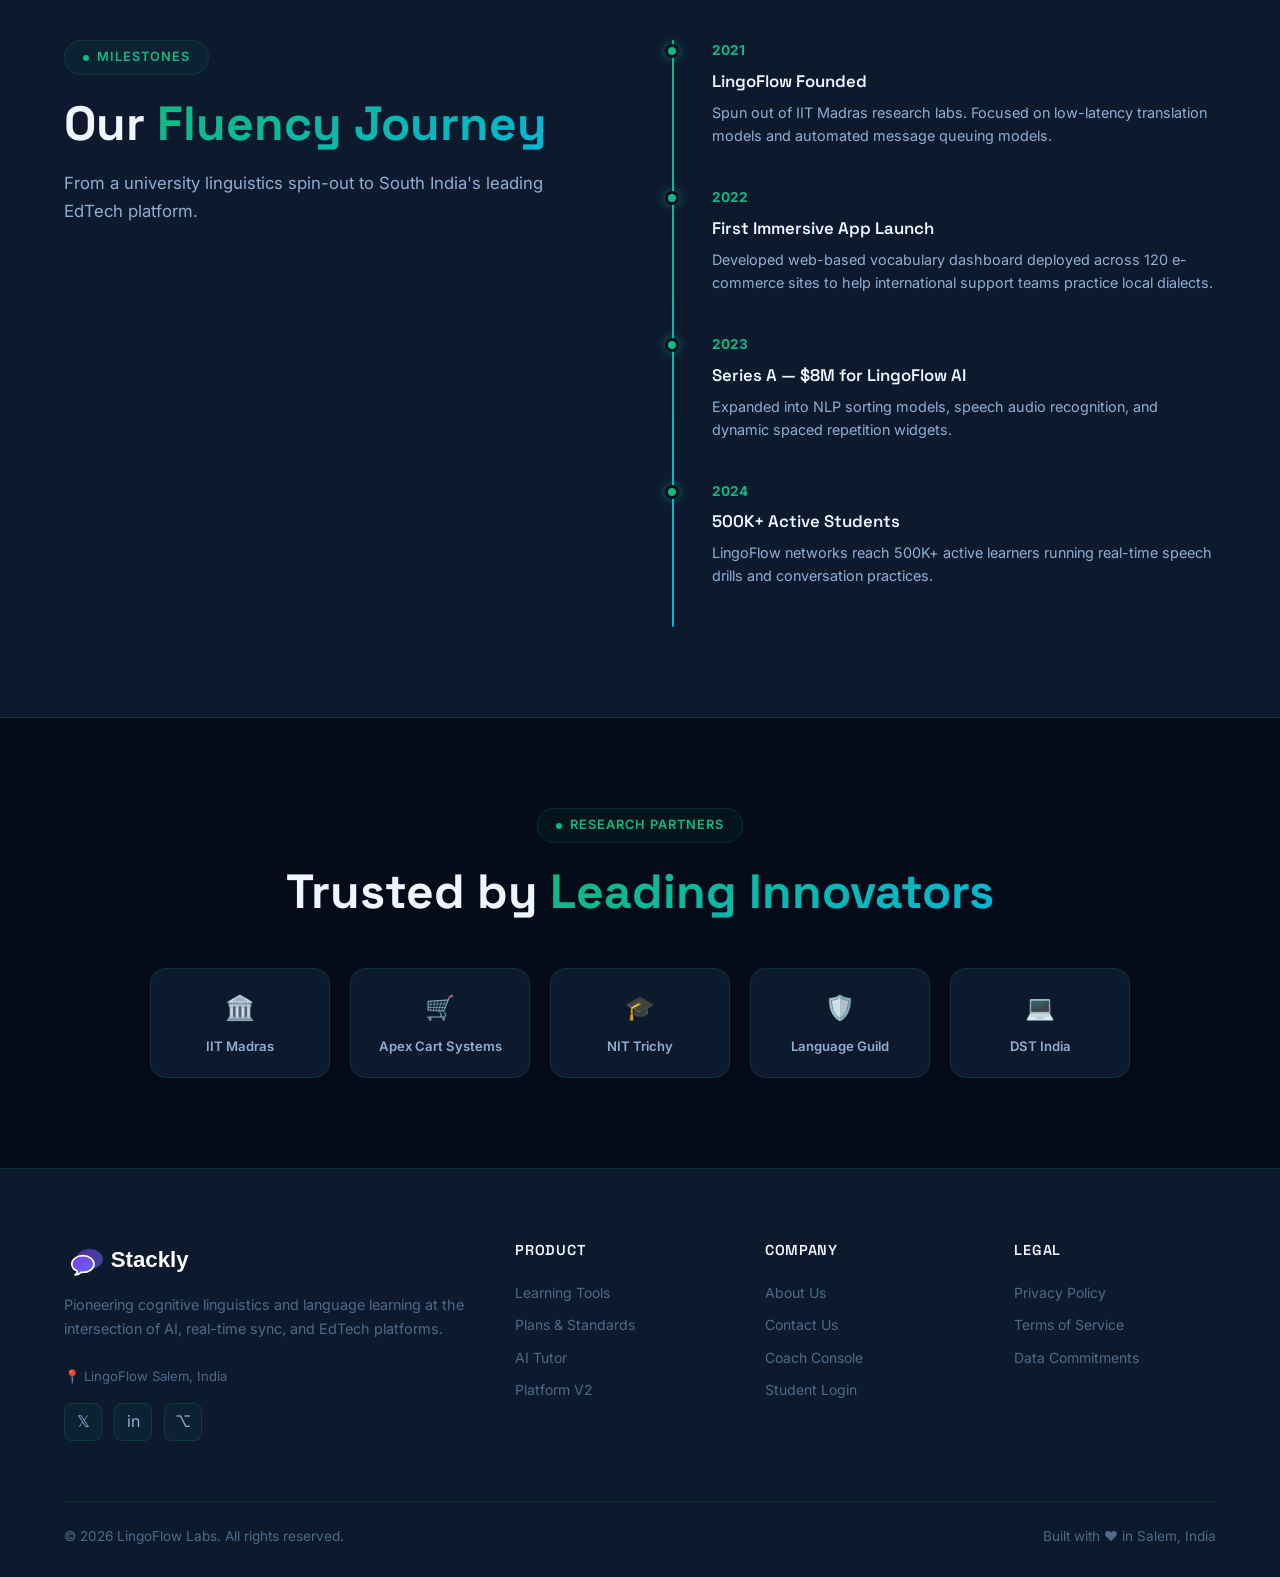
<file: about.html>
<!DOCTYPE html>
<html lang="en">
<head>
  <meta charset="UTF-8" /><meta name="viewport" content="width=device-width, initial-scale=1.0" />
  <title>About Us — LingoFlow Labs</title>
  <meta name="description" content="Learn about LingoFlow's mission to streamline language learning, optimize spaced repetition, and build conversational fluency through AI-driven coaching." />
  <link rel="stylesheet" href="css/style.css" /><link rel="stylesheet" href="css/responsive.css" />
</head>
<body>
<div id="preloader"><div class="preloader-inner"><div class="preloader-logo" style="font-family: 'Space Grotesk', sans-serif; font-weight: 700; color: #fff;">Stackly</div><div class="preloader-bar"><div class="preloader-bar-fill"></div></div></div></div>
 
<nav class="navbar">
  <a href="index.html" class="navbar-brand"><img src="logo.svg" alt="Stackly Logo" style="height:36px; width:auto;"></a>
  <div class="navbar-links">
    <a href="index.html">Home</a><a href="about.html" class="active">About</a>
    <a href="devices.html">Learning Tools</a><a href="services.html">Plans &amp; Standards</a>
    <a href="innovations.html">AI Tutor</a><a href="contact.html">Custom Lesson</a>
    <div style="display:flex; gap:10px; margin-left:14px;">
      <a href="login.html" class="btn btn-ghost btn-sm" style="padding:7px 16px; border-radius:var(--radius-pill);">Login</a>
      <a href="register.html" class="btn btn-primary btn-sm" style="padding:7px 16px; border-radius:var(--radius-pill);">Register</a>
    </div>
  </div>
  <button class="navbar-mobile-toggle" id="mobileToggle"><span></span><span></span><span></span></button>
</nav>
<div class="navbar-mobile" id="mobileNav">
  <a href="index.html">Home</a><a href="about.html">About</a><a href="devices.html">Learning Tools</a>
  <a href="services.html">Plans &amp; Standards</a><a href="innovations.html">AI Tutor</a><a href="contact.html">Custom Lesson</a>
  <div class="mobile-access-section" style="display:flex; flex-direction:column; gap:10px; padding:15px; border-top:1px solid rgba(255,255,255,0.05); margin-top:10px;">
    <a href="login.html" class="btn btn-outline" style="width:100%; justify-content:center;">Login</a>
    <a href="register.html" class="btn btn-primary" style="width:100%; justify-content:center;">Register</a>
  </div>
</div>

<section class="page-hero">
  <div class="page-hero-content">
    <div class="section-tag" style="margin:0 auto 20px;">Our Story</div>
    <h1 class="section-title">Built by <span>Linguists &amp; NLP Experts</span>, for Real Fluency</h1>
    <p class="section-subtitle" style="margin:0 auto 30px;">Founded in Salem, India — LingoFlow exists to eliminate language barriers and optimize conversational learning through cognitive AI.</p>
    <div style="max-width:800px; margin:0 auto; border-radius:var(--radius-lg); overflow:hidden; border:1px solid var(--border); box-shadow:var(--shadow-glow); background:var(--bg-card); padding:20px;">
      <!-- Inline Animated SVG Mockup of Language Acquisition Pipeline -->
      <svg viewBox="0 0 400 150" width="100%" height="150" xmlns="http://www.w3.org/2000/svg">
        <style>
          .pulse-circle { animation: pulseCircle 3s infinite ease-in-out; }
          @keyframes pulseCircle { 0%, 100% { transform: scale(1); fill-opacity: 0.1; } 50% { transform: scale(1.15); fill-opacity: 0.3; } }
        </style>
        <circle cx="80" cy="75" r="40" fill="var(--primary)" class="pulse-circle" style="transform-origin: 80px 75px;" />
        <circle cx="200" cy="75" r="40" fill="var(--secondary)" class="pulse-circle" style="transform-origin: 200px 75px; animation-delay: 1s;" />
        <circle cx="320" cy="75" r="40" fill="var(--accent)" class="pulse-circle" style="transform-origin: 320px 75px; animation-delay: 2s;" />
        
        <circle cx="80" cy="75" r="10" fill="var(--primary)" />
        <circle cx="200" cy="75" r="10" fill="var(--secondary)" />
        <circle cx="320" cy="75" r="10" fill="var(--accent)" />
        
        <path d="M 90 75 L 190 75 M 210 75 L 310 75" stroke="var(--border)" stroke-width="2" stroke-dasharray="4" />
        
        <text x="80" y="132" font-family="'Space Grotesk', sans-serif" font-size="10" fill="var(--text-secondary)" text-anchor="middle">Immersive Ingestion</text>
        <text x="200" y="132" font-family="'Space Grotesk', sans-serif" font-size="10" fill="var(--text-secondary)" text-anchor="middle">AI Accent Feedback</text>
        <text x="320" y="132" font-family="'Space Grotesk', sans-serif" font-size="10" fill="var(--text-secondary)" text-anchor="middle">Student Portal</text>
      </svg>
    </div>
    <div style="max-width:800px; margin:40px auto 0; border-radius:var(--radius-lg); overflow:hidden; border:1px solid var(--border); box-shadow:var(--shadow-glow);">
      <img src="about_hero.webp" alt="Prompt: A professional language processing engineering team collaborating in a modern office workspace, purple neon tones, sleek displays showing sentence structures, high quality 3D render." style="width:100%; height:auto; display:block;">
    </div>
  </div>
</section>

<!-- MISSION / VISION -->
<section class="section">
  <div class="container">
    <div class="grid-2" style="gap:60px;">
      <div class="reveal">
        <div class="section-tag">Mission</div>
        <h2 class="section-title">Democratising <span>Immersive Acquisition</span></h2>
        <p style="color:var(--text-secondary);line-height:1.8;margin-bottom:20px;">
          LingoFlow's mission is to make high-performance, real-time conversational practice and learning tools accessible for every student — from self-directed language enthusiasts to schools and multinational corporations.
        </p>
        <p style="color:var(--text-secondary);line-height:1.8;margin-bottom:32px;">
          Our learning models link seamlessly, letting researchers in Salem, India collaborate and resolve translation problems, vocabulary acquisition curves, and grammar modules in lockstep with global educational institutions.
        </p>
        <a href="innovations.html" class="btn btn-primary">Explore AI Tutor Engine →</a>
      </div>
      <div class="reveal reveal-delay-2">
        <div class="card" style="margin-bottom:20px;">
          <div class="card-icon">🎯</div>
          <h3 class="card-title">Vision 2030</h3>
          <p class="card-text">To automate and customize 90% of vocabulary retention blocks through adaptive spaced repetition (SRS) and LLM-powered context models, freeing students to practice speaking.</p>
        </div>
        <div class="card">
          <div class="card-icon">⚙️</div>
          <h3 class="card-title">Educational Values</h3>
          <p class="card-text">Strict alignment with international standards (CEFR A1-C2). Complete tracking transparency. Air-tight progress databases. Every module we deploy is tested for high concurrency and learning efficiency.</p>
        </div>
      </div>
    </div>
  </div>
</section>

<div class="divider-gradient"></div>

<!-- STATS -->
<section class="section-sm" style="background:var(--bg-card);border-top:1px solid var(--border);border-bottom:1px solid var(--border);">
  <div class="container">
    <div class="grid-4">
      <div class="stat-block reveal"><span class="stat-value" data-target="2021">0</span><span class="stat-label">Founded</span></div>
      <div class="stat-block reveal reveal-delay-1"><span class="stat-value" data-target="120" data-suffix="+">0+</span><span class="stat-label">Language &amp; NLP Experts</span></div>
      <div class="stat-block reveal reveal-delay-2"><span class="stat-value" data-target="500" data-suffix="K+">0+</span><span class="stat-label">Active Learners</span></div>
      <div class="stat-block reveal reveal-delay-3"><span class="stat-value" data-target="6" data-suffix=" Patents">0</span><span class="stat-label">Fluency Patents</span></div>
    </div>
  </div>
</section>

<!-- TEAM -->
<section class="section">
  <div class="container">
    <div class="text-center reveal">
      <div class="section-tag">Leadership</div>
      <h2 class="section-title">World-Class <span>Linguistics Team</span></h2>
      <p class="section-subtitle">Cognitive science researchers, speech recognition engineers, and language teachers united by a passion for fluency.</p>
    </div>
    <div class="grid-4" style="margin-top:52px;">
      <div class="card team-card reveal">
        <img src="team_1.webp" alt="Prompt: A professional male customer support manager in a modern tech office, warm lighting, profile picture." style="width: 80px; height: 80px; border-radius: 50%; object-fit: cover; margin-bottom: 20px; display: block;">
        <div class="team-name">Dr. Arun Kumar</div>
        <div class="team-role">CEO &amp; Co-Founder</div>
        <p class="card-text" style="margin-top:10px;font-size:0.82rem;">PhD Cognitive Science, IIT Madras. 15 years in automated translation pipelines and telemetry.</p>
      </div>
      <div class="card team-card reveal reveal-delay-1">
        <img src="team_2.webp" alt="Prompt: A professional female software engineering leader in a modern workspace, profile picture." style="width: 80px; height: 80px; border-radius: 50%; object-fit: cover; margin-bottom: 20px; display: block;">
        <div class="team-name">Priya Rajan</div>
        <div class="team-role">CTO &amp; Co-Founder</div>
        <p class="card-text" style="margin-top:10px;font-size:0.82rem;">MS Computer Science, Stanford. Built NLP speech feedback algorithms and context vocabulary models.</p>
      </div>
      <div class="card team-card reveal reveal-delay-2">
        <img src="team_3.webp" alt="Prompt: A professional male VP of support operations in a corporate office, profile picture." style="width: 80px; height: 80px; border-radius: 50%; object-fit: cover; margin-bottom: 20px; display: block;">
        <div class="team-name">Dr. Suresh Menon</div>
        <div class="team-role">VP Operations</div>
        <p class="card-text" style="margin-top:10px;font-size:0.82rem;">PhD Linguistics. Former language program director at leading global universities. Spaced Repetition pioneer.</p>
      </div>
      <div class="card team-card reveal reveal-delay-3">
        <img src="team_4.webp" alt="Prompt: A professional female customer success director, corporate portrait." style="width: 80px; height: 80px; border-radius: 50%; object-fit: cover; margin-bottom: 20px; display: block;">
        <div class="team-name">Lakshmi Nair</div>
        <div class="team-role">Director Student Success</div>
        <p class="card-text" style="margin-top:10px;font-size:0.82rem;">MS EdTech Systems. Led LingoFlow implementations with major school boards and corporate training groups.</p>
      </div>
    </div>
  </div>
</section>

<!-- TIMELINE -->
<section class="section" style="background:var(--bg-card);border-top:1px solid var(--border);border-bottom:1px solid var(--border);">
  <div class="container">
    <div class="grid-2" style="gap:64px;align-items:flex-start;">
      <div class="reveal">
        <div class="section-tag">Milestones</div>
        <h2 class="section-title">Our <span>Fluency Journey</span></h2>
        <p class="section-subtitle">From a university linguistics spin-out to South India's leading EdTech platform.</p>
      </div>
      <div class="timeline reveal reveal-delay-1">
        <div class="timeline-item">
          <div class="timeline-year">2021</div>
          <div class="timeline-title">LingoFlow Founded</div>
          <div class="timeline-text">Spun out of IIT Madras research labs. Focused on low-latency translation models and automated message queuing models.</div>
        </div>
        <div class="timeline-item">
          <div class="timeline-year">2022</div>
          <div class="timeline-title">First Immersive App Launch</div>
          <div class="timeline-text">Developed web-based vocabulary dashboard deployed across 120 e-commerce sites to help international support teams practice local dialects.</div>
        </div>
        <div class="timeline-item">
          <div class="timeline-year">2023</div>
          <div class="timeline-title">Series A — $8M for LingoFlow AI</div>
          <div class="timeline-text">Expanded into NLP sorting models, speech audio recognition, and dynamic spaced repetition widgets.</div>
        </div>
        <div class="timeline-item">
          <div class="timeline-year">2024</div>
          <div class="timeline-title">500K+ Active Students</div>
          <div class="timeline-text">LingoFlow networks reach 500K+ active learners running real-time speech drills and conversation practices.</div>
        </div>
      </div>
    </div>
  </div>
</section>

<!-- PARTNERS -->
<section class="section">
  <div class="container text-center">
    <div class="reveal">
      <div class="section-tag">Research Partners</div>
      <h2 class="section-title">Trusted by <span>Leading Innovators</span></h2>
    </div>
    <div style="display:flex;flex-wrap:wrap;justify-content:center;gap:20px;margin-top:48px;">
      <div class="card reveal" style="flex:1;min-width:140px;max-width:180px;text-align:center;padding:20px;"><div style="font-size:1.5rem;margin-bottom:8px;">🏛️</div><div style="font-size:0.82rem;font-weight:600;color:var(--text-secondary);">IIT Madras</div></div>
      <div class="card reveal reveal-delay-1" style="flex:1;min-width:140px;max-width:180px;text-align:center;padding:20px;"><div style="font-size:1.5rem;margin-bottom:8px;">🛒</div><div style="font-size:0.82rem;font-weight:600;color:var(--text-secondary);">Apex Cart Systems</div></div>
      <div class="card reveal reveal-delay-2" style="flex:1;min-width:140px;max-width:180px;text-align:center;padding:20px;"><div style="font-size:1.5rem;margin-bottom:8px;">🎓</div><div style="font-size:0.82rem;font-weight:600;color:var(--text-secondary);">NIT Trichy</div></div>
      <div class="card reveal reveal-delay-3" style="flex:1;min-width:140px;max-width:180px;text-align:center;padding:20px;"><div style="font-size:1.5rem;margin-bottom:8px;">🛡️</div><div style="font-size:0.82rem;font-weight:600;color:var(--text-secondary);">Language Guild</div></div>
      <div class="card reveal reveal-delay-1" style="flex:1;min-width:140px;max-width:180px;text-align:center;padding:20px;"><div style="font-size:1.5rem;margin-bottom:8px;">💻</div><div style="font-size:0.82rem;font-weight:600;color:var(--text-secondary);">DST India</div></div>
    </div>
  </div>
</section>

<!-- FOOTER -->
<footer>
  <div class="container-wide">
    <div class="footer-grid">
      <div>
        <img src="logo.svg" alt="Stackly" class="footer-brand" style="height:40px; width:auto; margin-bottom:14px;">
        <p class="footer-desc">Pioneering cognitive linguistics and language learning at the intersection of AI, real-time sync, and EdTech platforms.</p>
        <p style="font-size:0.82rem;color:var(--text-muted);margin-bottom:16px;">📍 LingoFlow Salem, India</p>
        <div class="footer-socials">
          <a href="404.html" class="footer-social-btn" title="Twitter">𝕏</a>
          <a href="404.html" class="footer-social-btn" title="LinkedIn">in</a>
          <a href="404.html" class="footer-social-btn" title="GitHub">⌥</a>
        </div>
      </div>
      <div>
        <div class="footer-col-title">Product</div>
        <div class="footer-links">
          <a href="devices.html">Learning Tools</a>
          <a href="services.html">Plans &amp; Standards</a>
          <a href="innovations.html">AI Tutor</a>
          <a href="home2.html">Platform V2</a>
        </div>
      </div>
      <div>
        <div class="footer-col-title">Company</div>
        <div class="footer-links">
          <a href="about.html">About Us</a>
          <a href="contact.html">Contact Us</a>
          <a href="dashboard.html">Coach Console</a>
          <a href="login.html">Student Login</a>
        </div>
      </div>
      <div>
        <div class="footer-col-title">Legal</div>
        <div class="footer-links">
          <a href="404.html">Privacy Policy</a>
          <a href="404.html">Terms of Service</a>
          <a href="404.html">Data Commitments</a>
        </div>
      </div>
    </div>
    <div class="footer-bottom">
      <span>© 2026 LingoFlow Labs. All rights reserved.</span>
      <span>Built with ♥ in Salem, India</span>
    </div>
  </div>
</footer>
<button id="scrollTop">↑</button>
<script src="js/main.js"></script>
</body></html>
</file>
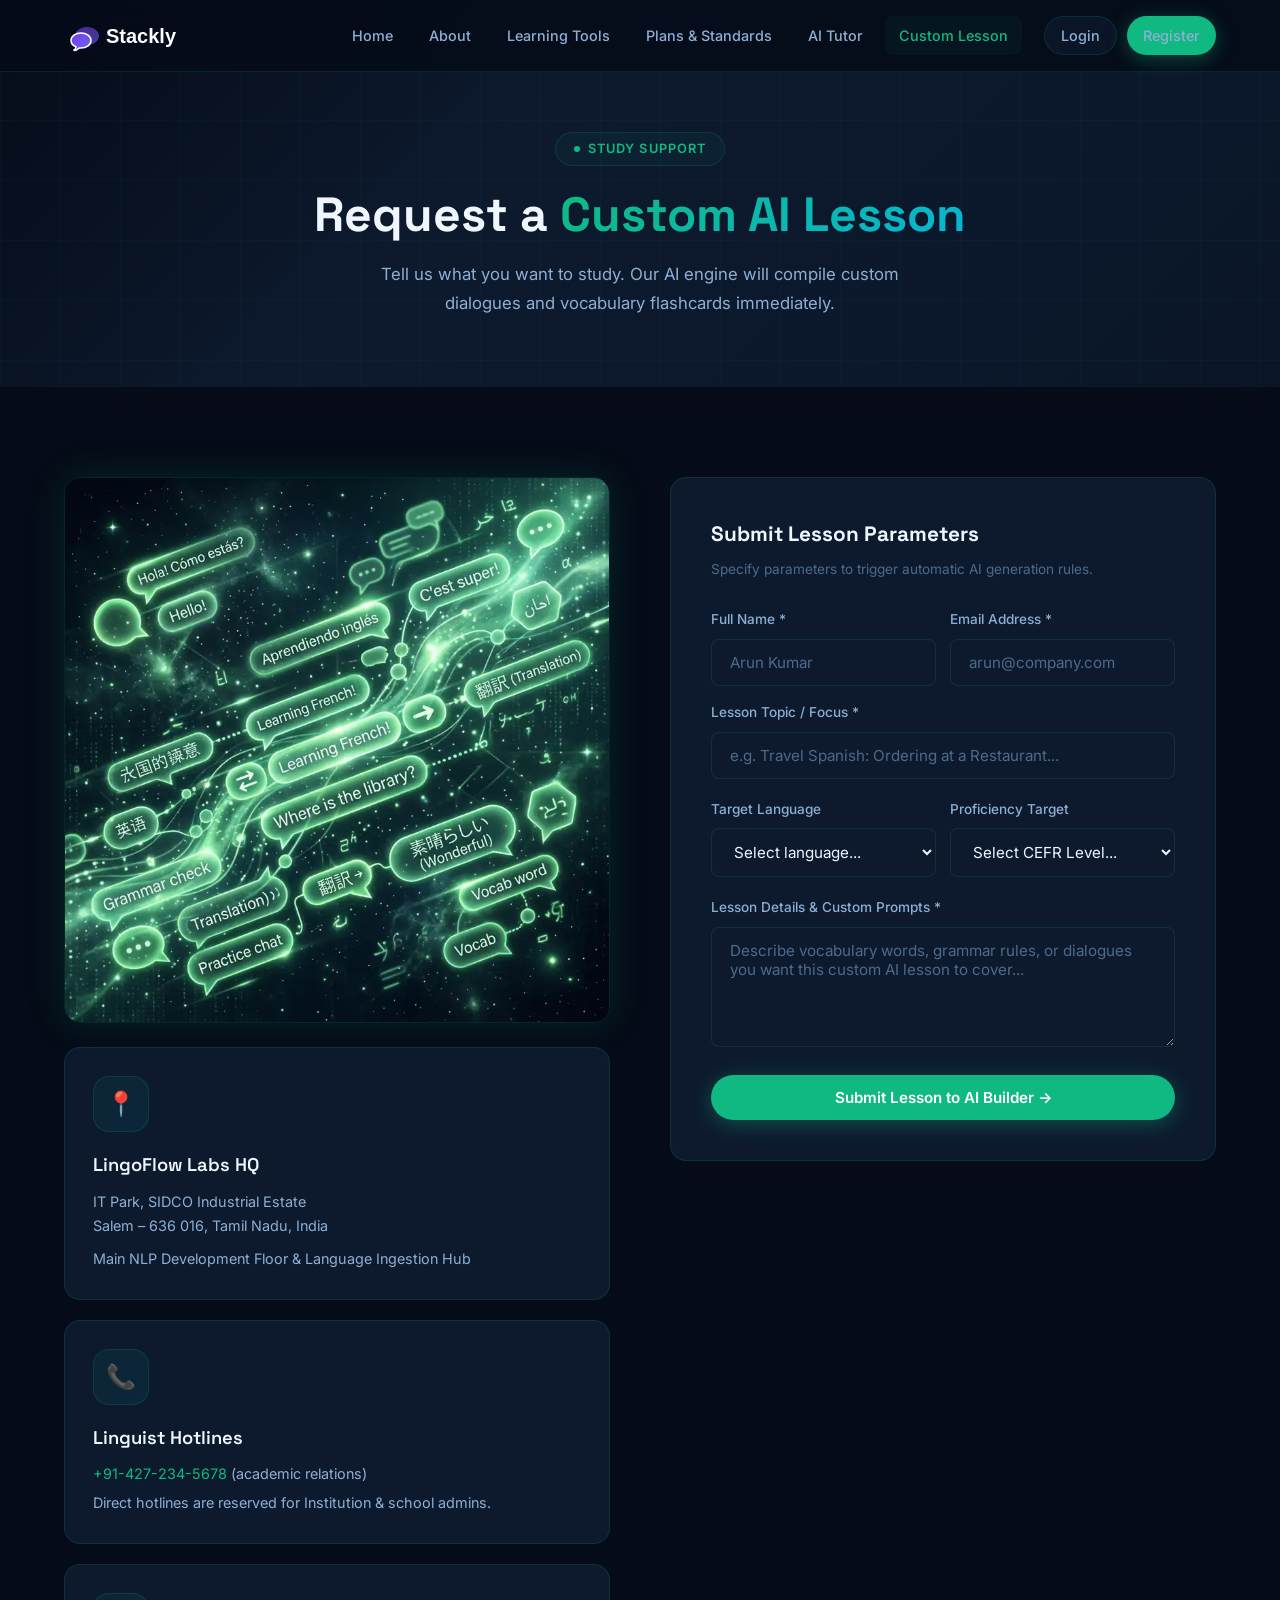
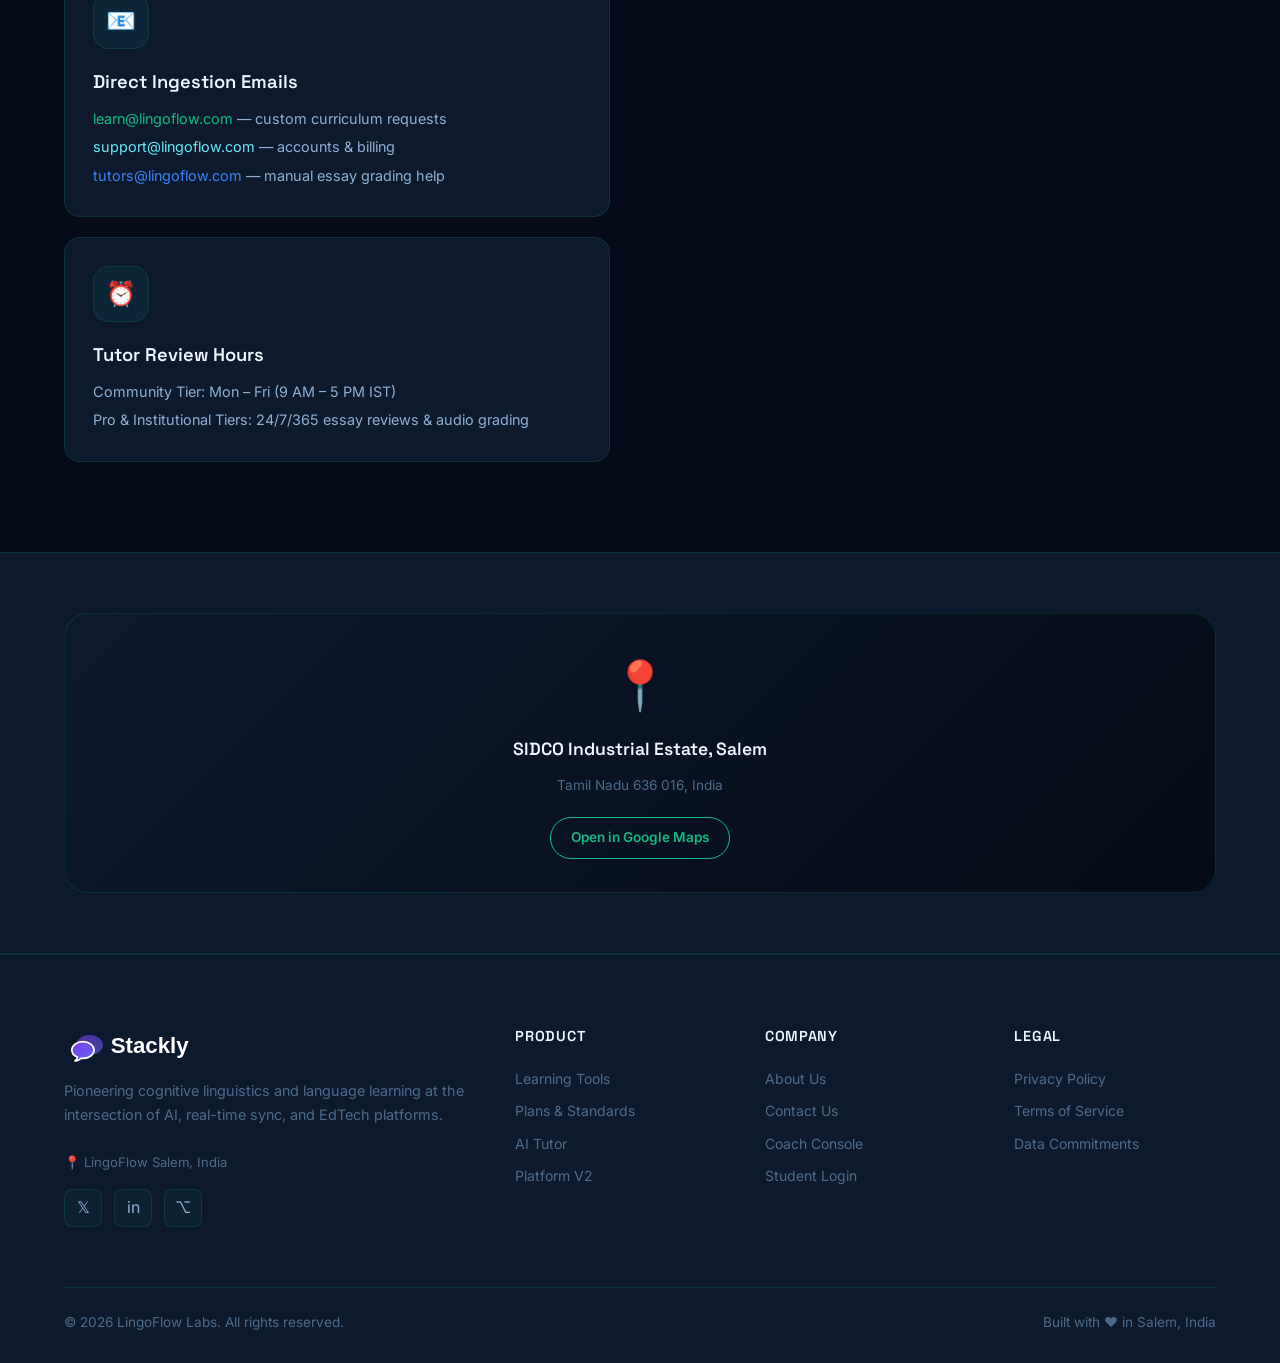
<file: contact.html>
<!DOCTYPE html>
<html lang="en">
<head>
  <meta charset="UTF-8" /><meta name="viewport" content="width=device-width, initial-scale=1.0" />
  <title>Custom Lesson Request — LingoFlow</title>
  <meta name="description" content="Submit a custom lesson request to LingoFlow. Choose target language, proficiency level, write details, and connect with language coaches." />
  <link rel="stylesheet" href="css/style.css" /><link rel="stylesheet" href="css/responsive.css" />
</head>
<body>
<div id="preloader"><div class="preloader-inner"><div class="preloader-logo" style="font-family: 'Space Grotesk', sans-serif; font-weight: 700; color: #fff;">Stackly</div><div class="preloader-bar"><div class="preloader-bar-fill"></div></div></div></div>

<nav class="navbar">
  <a href="index.html" class="navbar-brand"><img src="logo.svg" alt="Stackly Logo" style="height:36px; width:auto;"></a>
  <div class="navbar-links">
    <a href="index.html">Home</a><a href="about.html">About</a>
    <a href="devices.html">Learning Tools</a><a href="services.html">Plans &amp; Standards</a>
    <a href="innovations.html">AI Tutor</a><a href="contact.html" class="active">Custom Lesson</a>
    <div style="display:flex; gap:10px; margin-left:14px;">
      <a href="login.html" class="btn btn-ghost btn-sm" style="padding:7px 16px; border-radius:var(--radius-pill);">Login</a>
      <a href="register.html" class="btn btn-primary btn-sm" style="padding:7px 16px; border-radius:var(--radius-pill);">Register</a>
    </div>
  </div>
  <button class="navbar-mobile-toggle" id="mobileToggle"><span></span><span></span><span></span></button>
</nav>
<div class="navbar-mobile" id="mobileNav">
  <a href="index.html">Home</a><a href="about.html">About</a><a href="devices.html">Learning Tools</a>
  <a href="services.html">Plans &amp; Standards</a><a href="innovations.html">AI Tutor</a><a href="contact.html">Custom Lesson</a>
  <div class="mobile-access-section" style="display:flex; flex-direction:column; gap:10px; padding:15px; border-top:1px solid rgba(255,255,255,0.05); margin-top:10px;">
    <a href="login.html" class="btn btn-outline" style="width:100%; justify-content:center;">Login</a>
    <a href="register.html" class="btn btn-primary" style="width:100%; justify-content:center;">Register</a>
  </div>
</div>

<section class="page-hero">
  <div class="page-hero-content">
    <div class="section-tag" style="margin:0 auto 20px;">Study Support</div>
    <h1 class="section-title">Request a <span>Custom AI Lesson</span></h1>
    <p class="section-subtitle" style="margin:0 auto;">Tell us what you want to study. Our AI engine will compile custom dialogues and vocabulary flashcards immediately.</p>
  </div>
</section>

<section class="section">
  <div class="container">
    <div class="grid-2" style="gap:60px;align-items:flex-start;">
      <!-- Info -->
      <div>
        <div style="border-radius:var(--radius); overflow:hidden; border:1px solid var(--border); box-shadow:var(--shadow-glow); margin-bottom:24px;" class="reveal">
          <img src="contact_hero.webp" alt="Prompt: An abstract representation of language learning chat threads, glowing translation bubbles, and envelopes flying into a central database, dark background, neon purple glow." style="width:100%; height:auto; display:block;">
        </div>
        <div class="card reveal" style="margin-bottom:20px;">
          <div class="card-icon">📍</div>
          <h3 class="card-title">LingoFlow Labs HQ</h3>
          <p class="card-text" style="margin-bottom:8px;">IT Park, SIDCO Industrial Estate<br>Salem – 636 016, Tamil Nadu, India</p>
          <p class="card-text">Main NLP Development Floor &amp; Language Ingestion Hub</p>
        </div>
        <div class="card reveal reveal-delay-1" style="margin-bottom:20px;">
          <div class="card-icon">📞</div>
          <h3 class="card-title">Linguist Hotlines</h3>
          <p class="card-text" style="margin-bottom:4px;"><a href="tel:+914272345678" style="color:var(--primary);">+91-427-234-5678</a> (academic relations)</p>
          <p class="card-text">Direct hotlines are reserved for Institution &amp; school admins.</p>
        </div>
        <div class="card reveal reveal-delay-2" style="margin-bottom:20px;">
          <div class="card-icon">📧</div>
          <h3 class="card-title">Direct Ingestion Emails</h3>
          <p class="card-text" style="margin-bottom:4px;"><a href="mailto:learn@lingoflow.com" style="color:var(--primary);">learn@lingoflow.com</a> — custom curriculum requests</p>
          <p class="card-text" style="margin-bottom:4px;"><a href="mailto:support@lingoflow.com" style="color:var(--secondary-light);">support@lingoflow.com</a> — accounts &amp; billing</p>
          <p class="card-text"><a href="mailto:tutors@lingoflow.com" style="color:var(--accent);">tutors@lingoflow.com</a> — manual essay grading help</p>
        </div>
        <div class="card reveal reveal-delay-3">
          <div class="card-icon">⏰</div>
          <h3 class="card-title">Tutor Review Hours</h3>
          <p class="card-text" style="margin-bottom:4px;">Community Tier: Mon – Fri (9 AM – 5 PM IST)</p>
          <p class="card-text">Pro &amp; Institutional Tiers: 24/7/365 essay reviews &amp; audio grading</p>
        </div>
      </div>

      <!-- Form -->
      <div class="card reveal reveal-delay-1" style="padding:40px;">
        <h3 style="font-family:var(--font-heading);font-size:1.3rem;font-weight:700;margin-bottom:8px;">Submit Lesson Parameters</h3>
        <p style="color:var(--text-muted);font-size:0.85rem;margin-bottom:28px;">Specify parameters to trigger automatic AI generation rules.</p>
        <form data-validate>
          <div style="display:grid;grid-template-columns:1fr 1fr;gap:14px;">
            <div class="form-group" style="margin-bottom:0;">
              <label class="form-label">Full Name *</label>
              <input type="text" class="form-control" placeholder="Arun Kumar" required />
            </div>
            <div class="form-group" style="margin-bottom:0;">
              <label class="form-label">Email Address *</label>
              <input type="email" class="form-control" placeholder="arun@company.com" required />
            </div>
          </div>
          <div class="form-group" style="margin-top:16px;">
            <label class="form-label">Lesson Topic / Focus *</label>
            <input type="text" class="form-control" placeholder="e.g. Travel Spanish: Ordering at a Restaurant..." required />
          </div>
          <div style="display:grid;grid-template-columns:1fr 1fr;gap:14px;">
            <div class="form-group">
              <label class="form-label">Target Language</label>
              <select class="form-control" style="background:var(--bg-card);color:var(--text-primary);" required>
                <option value="" style="background:var(--bg-card);">Select language...</option>
                <option style="background:var(--bg-card);">Spanish</option>
                <option style="background:var(--bg-card);">French</option>
                <option style="background:var(--bg-card);">German</option>
                <option style="background:var(--bg-card);">Japanese</option>
                <option style="background:var(--bg-card);">Italian</option>
                <option style="background:var(--bg-card);">Other</option>
              </select>
            </div>
            <div class="form-group">
              <label class="form-label">Proficiency Target</label>
              <select class="form-control" style="background:var(--bg-card);color:var(--text-primary);" required>
                <option value="" style="background:var(--bg-card);">Select CEFR Level...</option>
                <option style="background:var(--bg-card);">A1 (Beginner)</option>
                <option style="background:var(--bg-card);">A2 (Elementary)</option>
                <option style="background:var(--bg-card);">B1 (Intermediate)</option>
                <option style="background:var(--bg-card);">B2 (Upper Intermediate)</option>
              </select>
            </div>
          </div>
          <div class="form-group">
            <label class="form-label">Lesson Details &amp; Custom Prompts *</label>
            <textarea class="form-control" placeholder="Describe vocabulary words, grammar rules, or dialogues you want this custom AI lesson to cover..." required style="min-height:120px;"></textarea>
          </div>
          <div class="form-success" style="display:none;padding:12px;background:rgba(34,197,94,0.1);border:1px solid #22c55e;border-radius:var(--radius-sm);color:#22c55e;font-size:0.88rem;margin-bottom:12px;">✓ Lesson requested! Your custom AI learning module is being generated. Check your student dashboard.</div>
          <button type="submit" class="btn btn-primary" style="width:100%;justify-content:center;">Submit Lesson to AI Builder →</button>
        </form>
      </div>
    </div>
  </div>
</section>

<!-- MAP PLACEHOLDER -->
<section class="section-sm" style="background:var(--bg-card);border-top:1px solid var(--border);border-bottom:1px solid var(--border);">
  <div class="container">
    <div class="reveal" style="border-radius:var(--radius-lg);overflow:hidden;border:1px solid var(--border);height:280px;background:linear-gradient(135deg,var(--bg-card),var(--bg-dark));display:flex;align-items:center;justify-content:center;flex-direction:column;gap:12px;">
      <div style="font-size:3rem;">📍</div>
      <div style="font-family:var(--font-heading);font-size:1.1rem;font-weight:600;">SIDCO Industrial Estate, Salem</div>
      <div style="color:var(--text-muted);font-size:0.85rem;">Tamil Nadu 636 016, India</div>
      <a href="https://maps.google.com/?q=Salem+Tamil+Nadu+India" target="_blank" class="btn btn-outline btn-sm" style="margin-top:8px;">Open in Google Maps</a>
    </div>
  </div>
</section>

<!-- FOOTER -->
<footer>
  <div class="container-wide">
    <div class="footer-grid">
      <div>
        <img src="logo.svg" alt="Stackly" class="footer-brand" style="height:40px; width:auto; margin-bottom:14px;">
        <p class="footer-desc">Pioneering cognitive linguistics and language learning at the intersection of AI, real-time sync, and EdTech platforms.</p>
        <p style="font-size:0.82rem;color:var(--text-muted);margin-bottom:16px;">📍 LingoFlow Salem, India</p>
        <div class="footer-socials">
          <a href="404.html" class="footer-social-btn" title="Twitter">𝕏</a>
          <a href="404.html" class="footer-social-btn" title="LinkedIn">in</a>
          <a href="404.html" class="footer-social-btn" title="GitHub">⌥</a>
        </div>
      </div>
      <div>
        <div class="footer-col-title">Product</div>
        <div class="footer-links">
          <a href="devices.html">Learning Tools</a>
          <a href="services.html">Plans &amp; Standards</a>
          <a href="innovations.html">AI Tutor</a>
          <a href="home2.html">Platform V2</a>
        </div>
      </div>
      <div>
        <div class="footer-col-title">Company</div>
        <div class="footer-links">
          <a href="about.html">About Us</a>
          <a href="contact.html">Contact Us</a>
          <a href="dashboard.html">Coach Console</a>
          <a href="login.html">Student Login</a>
        </div>
      </div>
      <div>
        <div class="footer-col-title">Legal</div>
        <div class="footer-links">
          <a href="404.html">Privacy Policy</a>
          <a href="404.html">Terms of Service</a>
          <a href="404.html">Data Commitments</a>
        </div>
      </div>
    </div>
    <div class="footer-bottom">
      <span>© 2026 LingoFlow Labs. All rights reserved.</span>
      <span>Built with ♥ in Salem, India</span>
    </div>
  </div>
</footer>
<button id="scrollTop">↑</button>
<script src="js/main.js"></script>
</body>
</html>
</file>
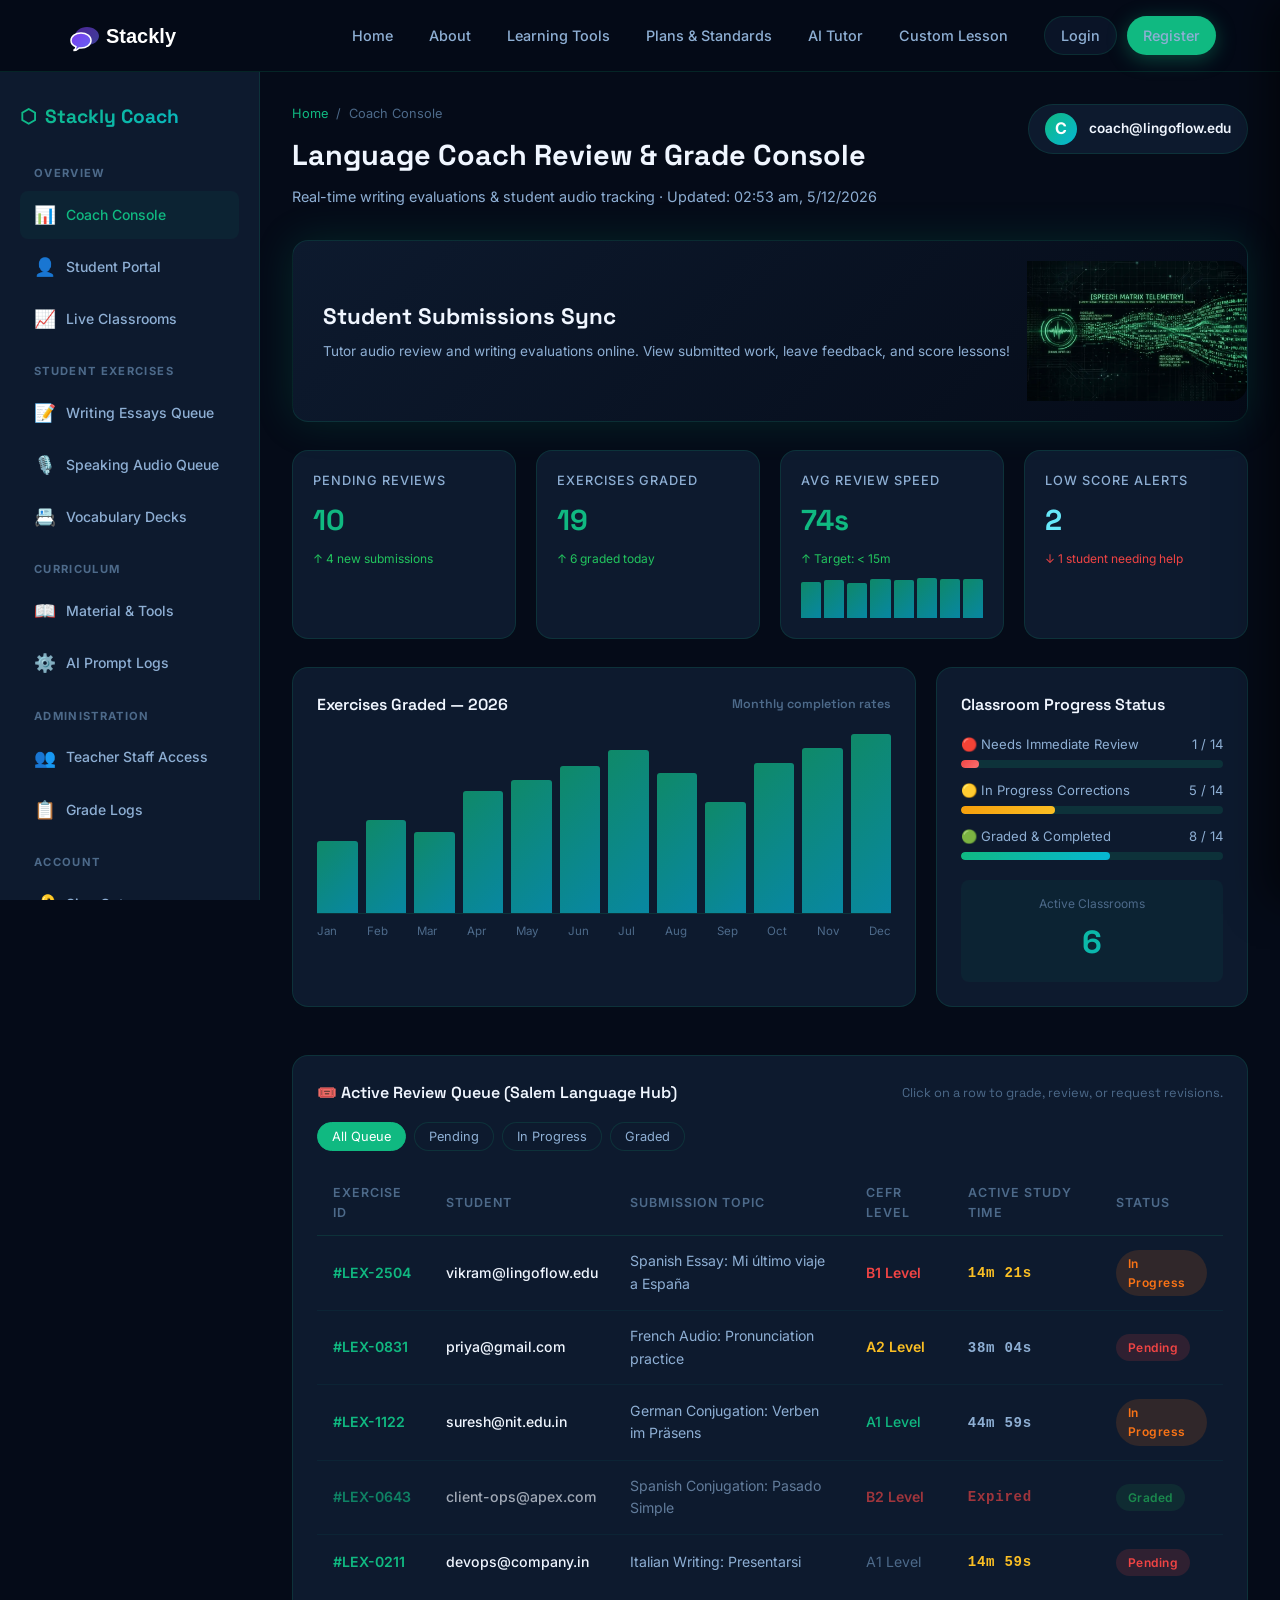
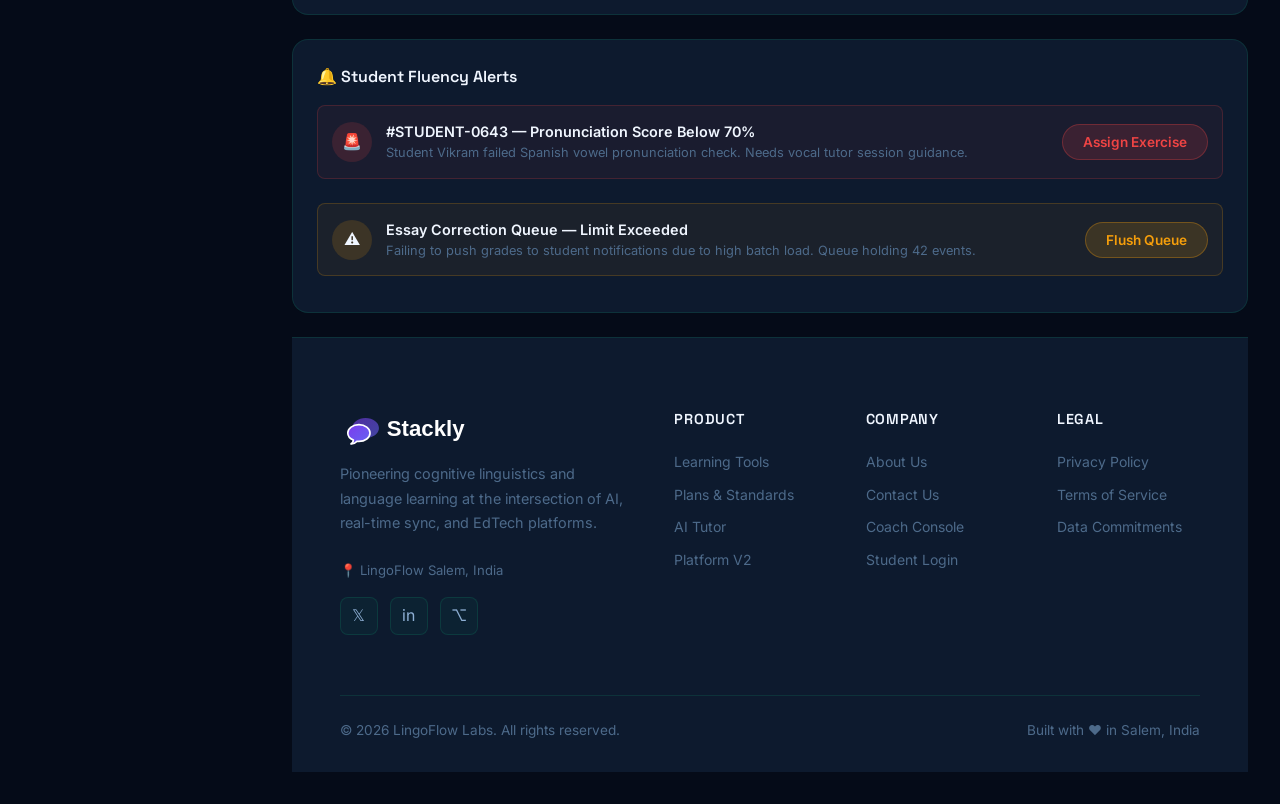
<file: dashboard.html>
<!DOCTYPE html>
<html lang="en">
<head>
  <meta charset="UTF-8" /><meta name="viewport" content="width=device-width, initial-scale=1.0" />
  <title>Coach Console — LingoFlow</title>
  <meta name="description" content="LingoFlow real-time language coach review console dashboard — active student submissions queue, grammar reviews, audio drills, and streak metrics." />
  <link rel="stylesheet" href="css/style.css" /><link rel="stylesheet" href="css/responsive.css" />
  <style>
    body{background:var(--bg-dark);} 
    .sidebar-logo{font-family:var(--font-heading);font-size:1.2rem;font-weight:700;background:var(--gradient-primary);-webkit-background-clip:text;-webkit-text-fill-color:transparent;background-clip:text;margin-bottom:32px;display:flex;align-items:center;gap:8px;} 
    .sidebar-section-title{font-size:0.7rem;font-weight:700;letter-spacing:.12em;text-transform:uppercase;color:var(--text-muted);margin:20px 0 8px 14px;} 
    .sidebar-nav-item{display:flex;align-items:center;gap:10px;padding:10px 14px;border-radius:var(--radius-sm);color:var(--text-secondary);font-size:0.875rem;font-weight:500;margin-bottom:4px;transition:var(--transition);}
    .sidebar-nav-item:hover, .sidebar-nav-item.active{color:var(--primary);background:var(--bg-glass2);}
    .mini-chart{display:flex;align-items:flex-end;gap:3px;height:40px;} 
    .mini-bar{flex:1;border-radius:2px 2px 0 0;min-height:4px;background:var(--gradient-primary);opacity:.7;}
    /* Filter state styling */
    .filter-btn-group { display: flex; gap: 8px; margin-bottom: 20px; }
    .filter-btn { padding: 6px 14px; font-size: 0.8rem; border-radius: var(--radius-pill); border: 1px solid var(--border); background: var(--bg-card); color: var(--text-secondary); cursor: pointer; transition: var(--transition); }
    .filter-btn.active, .filter-btn:hover { background: var(--primary); border-color: var(--primary); color: #fff; }
  </style>
</head>
<body>

<!-- Navbar -->
<nav class="navbar">
  <a href="index.html" class="navbar-brand"><img src="logo.svg" alt="Stackly Logo" style="height:36px; width:auto;"></a>
  <div class="navbar-links">
    <a href="index.html">Home</a><a href="about.html">About</a><a href="devices.html">Learning Tools</a>
    <a href="services.html">Plans &amp; Standards</a><a href="innovations.html">AI Tutor</a><a href="contact.html">Custom Lesson</a>
    <div style="display:flex; gap:10px; margin-left:14px;">
      <a href="login.html" class="btn btn-ghost btn-sm" style="padding:7px 16px; border-radius:var(--radius-pill);">Login</a>
      <a href="register.html" class="btn btn-primary btn-sm" style="padding:7px 16px; border-radius:var(--radius-pill);">Register</a>
    </div>
  </div>
  <button class="navbar-mobile-toggle" id="mobileToggle"><span></span><span></span><span></span></button>
</nav>
<div class="navbar-mobile" id="mobileNav">
  <a href="index.html">Home</a><a href="about.html">About</a><a href="devices.html">Learning Tools</a>
  <a href="services.html">Plans &amp; Standards</a><a href="innovations.html">AI Tutor</a><a href="contact.html">Custom Lesson</a>
  <div class="mobile-access-section" style="display:flex; flex-direction:column; gap:10px; padding:15px; border-top:1px solid rgba(255,255,255,0.05); margin-top:10px;">
    <a href="login.html" class="btn btn-outline" style="width:100%; justify-content:center;">Login</a>
    <a href="register.html" class="btn btn-primary" style="width:100%; justify-content:center;">Register</a>
  </div>
</div>

<div class="dashboard-layout filterable-section">
  <!-- Sidebar -->
  <aside class="dashboard-sidebar">
    <div class="sidebar-logo"><span>⬡</span> Stackly Coach</div>
    <div class="sidebar-section-title">Overview</div>
    <a href="dashboard.html" class="sidebar-nav-item active"><span class="icon">📊</span> Coach Console</a>
    <a href="dashboard2.html" class="sidebar-nav-item"><span class="icon">👤</span> Student Portal</a>
    <a href="404.html" class="sidebar-nav-item"><span class="icon">📈</span> Live Classrooms</a>
    <div class="sidebar-section-title">Student Exercises</div>
    <a href="404.html" class="sidebar-nav-item"><span class="icon">📝</span> Writing Essays Queue</a>
    <a href="404.html" class="sidebar-nav-item"><span class="icon">🎙️</span> Speaking Audio Queue</a>
    <a href="404.html" class="sidebar-nav-item"><span class="icon">📇</span> Vocabulary Decks</a>
    <div class="sidebar-section-title">Curriculum</div>
    <a href="devices.html" class="sidebar-nav-item"><span class="icon">📖</span> Material &amp; Tools</a>
    <a href="404.html" class="sidebar-nav-item"><span class="icon">⚙️</span> AI Prompt Logs</a>
    <div class="sidebar-section-title">Administration</div>
    <a href="404.html" class="sidebar-nav-item"><span class="icon">👥</span> Teacher Staff Access</a>
    <a href="404.html" class="sidebar-nav-item"><span class="icon">📋</span> Grade Logs</a>
    <div class="sidebar-section-title">Account</div>
    <a href="login.html" class="sidebar-nav-item"><span class="icon">🔑</span> Sign Out</a>
  </aside>

  <!-- Main Console -->
  <main class="dashboard-main">
    <div class="dashboard-header">
      <div>
        <div class="breadcrumb" style="font-size:0.8rem; color:var(--text-muted); margin-bottom:8px;"><a href="index.html">Home</a><span> / </span><span>Coach Console</span></div>
        <h1 class="dashboard-title" style="font-family:var(--font-heading); font-size:1.8rem; font-weight:700; margin-bottom:6px;">Language Coach Review &amp; Grade Console</h1>
        <p class="dashboard-subtitle" style="font-size:0.9rem; color:var(--text-secondary);">Real-time writing evaluations &amp; student audio tracking · Updated: <span id="lastUpdated"></span></p>
      </div>
      <div id="userProfile" style="display:flex; align-items:center; gap:12px; background:var(--bg-card); padding:8px 16px; border-radius:var(--radius-pill); border:1px solid var(--border);">
        <div style="width:32px; height:32px; border-radius:50%; background:var(--gradient-primary); display:flex; align-items:center; justify-content:center; font-weight:700; color:#fff;" id="userInitial">C</div>
        <div style="font-size:0.85rem; font-weight:600; color:var(--text-primary);" id="userEmailDisplay">coach@lingoflow.edu</div>
      </div>
    </div>

    <!-- Header visual banner -->
    <div class="dashboard-banner reveal">
      <div class="dashboard-banner-content">
        <h2 style="font-family:var(--font-heading);font-size:1.4rem;font-weight:700;margin-bottom:6px;">Student Submissions Sync</h2>
        <p style="font-size:0.85rem;color:var(--text-secondary);">Tutor audio review and writing evaluations online. View submitted work, leave feedback, and score lessons!</p>
      </div>
      <div class="dashboard-banner-image">
        <img src="dashboard_hero.webp" alt="Prompt: Futuristic language telemetry header banner, purple speech matrix stream, dark grid, horizontal layout, digital art.">
      </div>
    </div>

    <!-- Metrics cards -->
    <div class="metrics-grid">
      <div class="metric-card" style="background:var(--bg-card); border:1px solid var(--border); border-radius:var(--radius); padding:20px;">
        <div class="metric-label" style="font-size:0.8rem; color:var(--text-secondary); margin-bottom:6px;">Pending Reviews</div>
        <div class="metric-value" data-target="14" style="-webkit-text-fill-color:initial; font-size:1.8rem; font-weight:700;">0</div>
        <div class="metric-change up" style="font-size:0.75rem; color:#22c55e;">↑ 4 new submissions</div>
      </div>
      <div class="metric-card" style="background:var(--bg-card); border:1px solid var(--border); border-radius:var(--radius); padding:20px;">
        <div class="metric-label" style="font-size:0.8rem; color:var(--text-secondary); margin-bottom:6px;">Exercises Graded</div>
        <div class="metric-value" data-target="28" style="-webkit-text-fill-color:initial; font-size:1.8rem; font-weight:700;">0</div>
        <div class="metric-change up" style="font-size:0.75rem; color:#22c55e;">↑ 6 graded today</div>
      </div>
      <div class="metric-card" style="background:var(--bg-card); border:1px solid var(--border); border-radius:var(--radius); padding:20px;">
        <div class="metric-label" style="font-size:0.8rem; color:var(--text-secondary); margin-bottom:6px;">Avg Review Speed</div>
        <div class="metric-value" style="-webkit-text-fill-color:initial; font-size:1.8rem; font-weight:700;">74s</div>
        <div class="metric-change up" style="font-size:0.75rem; color:#22c55e;">↑ Target: &lt; 15m</div>
        <div class="mini-chart" style="margin-top:10px;">
          <div class="mini-bar" style="height:90%"></div><div class="mini-bar" style="height:95%"></div>
          <div class="mini-bar" style="height:88%"></div><div class="mini-bar" style="height:99%"></div>
          <div class="mini-bar" style="height:97%"></div><div class="mini-bar" style="height:100%"></div>
          <div class="mini-bar" style="height:99%"></div><div class="mini-bar" style="height:98%"></div>
        </div>
      </div>
      <div class="metric-card" style="background:var(--bg-card); border:1px solid var(--border); border-radius:var(--radius); padding:20px;">
        <div class="metric-label" style="font-size:0.8rem; color:var(--text-secondary); margin-bottom:6px;">Low Score Alerts</div>
        <div class="metric-value" data-target="3" style="color:var(--secondary-light);-webkit-text-fill-color:var(--secondary-light); font-size:1.8rem; font-weight:700;">0</div>
        <div class="metric-change down" style="font-size:0.75rem; color:#ef4444;">↓ 1 student needing help</div>
      </div>
    </div>

    <!-- Charts row -->
    <div class="dashboard-double-grid reveal">
      <div class="chart-container" style="background:var(--bg-card); border:1px solid var(--border); border-radius:var(--radius); padding:24px;">
        <div class="chart-title" style="display:flex; justify-content:space-between; align-items:center; margin-bottom:16px; font-weight:600; font-family:var(--font-heading);">
          <span>Exercises Graded — 2026</span>
          <div style="font-size:0.78rem;color:var(--text-muted);">Monthly completion rates</div>
        </div>
        <div class="chart-bars" style="display:flex; align-items:flex-end; justify-content:space-between; height:180px; gap:8px; border-bottom:1px solid var(--border);">
          <div class="chart-bar" style="height:40%; flex:1; background:var(--gradient-primary); border-radius:3px 3px 0 0;" title="Jan: 98"></div>
          <div class="chart-bar" style="height:52%; flex:1; background:var(--gradient-primary); border-radius:3px 3px 0 0;" title="Feb: 130"></div>
          <div class="chart-bar" style="height:45%; flex:1; background:var(--gradient-primary); border-radius:3px 3px 0 0;" title="Mar: 112"></div>
          <div class="chart-bar" style="height:68%; flex:1; background:var(--gradient-primary); border-radius:3px 3px 0 0;" title="Apr: 170"></div>
          <div class="chart-bar" style="height:74%; flex:1; background:var(--gradient-primary); border-radius:3px 3px 0 0;" title="May: 185"></div>
          <div class="chart-bar" style="height:82%; flex:1; background:var(--gradient-primary); border-radius:3px 3px 0 0;" title="Jun: 205"></div>
          <div class="chart-bar" style="height:91%; flex:1; background:var(--gradient-primary); border-radius:3px 3px 0 0;" title="Jul: 228"></div>
          <div class="chart-bar" style="height:78%; flex:1; background:var(--gradient-primary); border-radius:3px 3px 0 0;" title="Aug: 195"></div>
          <div class="chart-bar" style="height:62%; flex:1; background:var(--gradient-primary); border-radius:3px 3px 0 0;" title="Sep: 155"></div>
          <div class="chart-bar" style="height:84%; flex:1; background:var(--gradient-primary); border-radius:3px 3px 0 0;" title="Oct: 210"></div>
          <div class="chart-bar" style="height:92%; flex:1; background:var(--gradient-primary); border-radius:3px 3px 0 0;" title="Nov: 230"></div>
          <div class="chart-bar" style="height:100%; flex:1; background:var(--gradient-primary); border-radius:3px 3px 0 0;" title="Dec: 250"></div>
        </div>
        <div class="chart-labels" style="display:flex;justify-content:space-between;margin-top:8px;font-size:0.72rem;color:var(--text-muted);">
          <span>Jan</span><span>Feb</span><span>Mar</span><span>Apr</span><span>May</span><span>Jun</span><span>Jul</span><span>Aug</span><span>Sep</span><span>Oct</span><span>Nov</span><span>Dec</span>
        </div>
      </div>
      <div class="chart-container" style="background:var(--bg-card); border:1px solid var(--border); border-radius:var(--radius); padding:24px;">
        <div class="chart-title" style="margin-bottom:16px; font-weight:600; font-family:var(--font-heading);">Classroom Progress Status</div>
        <div style="display:flex;flex-direction:column;gap:12px;">
          <div>
            <div style="display:flex;justify-content:space-between;font-size:0.82rem;color:var(--text-secondary);margin-bottom:5px;"><span>🔴 Needs Immediate Review</span><span>1 / 14</span></div>
            <div style="height:8px;background:var(--border);border-radius:4px;overflow:hidden;"><div style="height:100%;width:7%;background:linear-gradient(135deg,#ef4444,#f87171);border-radius:4px;"></div></div>
          </div>
          <div>
            <div style="display:flex;justify-content:space-between;font-size:0.82rem;color:var(--text-secondary);margin-bottom:5px;"><span>🟡 In Progress Corrections</span><span>5 / 14</span></div>
            <div style="height:8px;background:var(--border);border-radius:4px;overflow:hidden;"><div style="height:100%;width:36%;background:linear-gradient(135deg,#f59e0b,#fbbf24);border-radius:4px;"></div></div>
          </div>
          <div>
            <div style="display:flex;justify-content:space-between;font-size:0.82rem;color:var(--text-secondary);margin-bottom:5px;"><span>🟢 Graded &amp; Completed</span><span>8 / 14</span></div>
            <div style="height:8px;background:var(--border);border-radius:4px;overflow:hidden;"><div style="height:100%;width:57%;background:var(--gradient-primary);border-radius:4px;"></div></div>
          </div>
        </div>
        <div style="margin-top:20px;padding:14px;background:var(--bg-glass2);border-radius:var(--radius-sm);text-align:center;">
          <div style="font-size:0.75rem;color:var(--text-muted);margin-bottom:4px;">Active Classrooms</div>
          <div style="font-size:2rem;font-weight:800;font-family:var(--font-heading);background:var(--gradient-primary);-webkit-background-clip:text;-webkit-text-fill-color:transparent;background-clip:text;">6</div>
        </div>
      </div>
    </div>

    <!-- Active Reviews Queue Table -->
    <div class="chart-container reveal" style="background:var(--bg-card); border:1px solid var(--border); border-radius:var(--radius); padding:24px;">
      <div class="chart-title" style="margin-bottom:16px; font-weight:600; font-family:var(--font-heading); display:flex; justify-content:space-between;">
        <span>🎟️ Active Review Queue (Salem Language Hub)</span>
        <div style="font-size:0.8rem;color:var(--text-muted); font-weight:normal;">Click on a row to grade, review, or request revisions.</div>
      </div>
      
      <!-- Filter tabs -->
      <div class="filter-btn-group">
        <button class="filter-btn active" data-filter="all">All Queue</button>
        <button class="filter-btn" data-filter="Pending">Pending</button>
        <button class="filter-btn" data-filter="In Progress">In Progress</button>
        <button class="filter-btn" data-filter="Graded">Graded</button>
      </div>

      <div style="overflow-x:auto;">
        <table class="data-table">
          <thead>
            <tr><th>Exercise ID</th><th>Student</th><th>Submission Topic</th><th>CEFR Level</th><th>Active Study Time</th><th>Status</th></tr>
          </thead>
          <tbody>
            <!-- Row 1 -->
            <tr class="ticket-row" data-category="In Progress"
                data-id="#LEX-2504" 
                data-subject="Spanish Essay: Mi último viaje a España" 
                data-desc="Mi último viaje a España fue increíble. Yo fui a Barcelona y Madrid. Yo comer mucha paella y bailé flamenco con mis amigos en la playa. Quiero volver el año próximo." 
                data-user="vikram@lingoflow.edu" 
                data-priority="B1" 
                data-status="In Progress">
              <td style="color:var(--primary);font-weight:600;">#LEX-2504</td>
              <td style="font-weight:500;color:var(--text-primary);">vikram@lingoflow.edu</td>
              <td>Spanish Essay: Mi último viaje a España</td>
              <td><span style="color:#ef4444;font-weight:600;">B1 Level</span></td>
              <td><span class="sla-timer warning">14m 22s</span></td>
              <td><span class="badge badge-orange">In Progress</span></td>
            </tr>
            <!-- Row 2 -->
            <tr class="ticket-row" data-category="Pending"
                data-id="#LEX-0831" 
                data-subject="French Audio: Pronunciation practice" 
                data-desc="Audio submission for French nasal vowels. Student recorded: 'Un bon vin blanc'. Needs accent review." 
                data-user="priya@gmail.com" 
                data-priority="A2" 
                data-status="Pending">
              <td style="color:var(--primary);font-weight:600;">#LEX-0831</td>
              <td style="font-weight:500;color:var(--text-primary);">priya@gmail.com</td>
              <td>French Audio: Pronunciation practice</td>
              <td><span style="color:#fbbf24;font-weight:600;">A2 Level</span></td>
              <td><span class="sla-timer warning">38m 05s</span></td>
              <td><span class="badge badge-red">Pending</span></td>
            </tr>
            <!-- Row 3 -->
            <tr class="ticket-row" data-category="In Progress"
                data-id="#LEX-1122" 
                data-subject="German Conjugation: Verben im Präsens" 
                data-desc="German present tense conjugation practice. Subject: 'Ich gehe, du gehst, er geht'. Verified spelling." 
                data-user="suresh@nit.edu.in" 
                data-priority="A1" 
                data-status="In Progress">
              <td style="color:var(--primary);font-weight:600;">#LEX-1122</td>
              <td style="font-weight:500;color:var(--text-primary);">suresh@nit.edu.in</td>
              <td>German Conjugation: Verben im Präsens</td>
              <td><span style="color:var(--primary);font-weight:500;">A1 Level</span></td>
              <td><span class="sla-timer">2h 45m</span></td>
              <td><span class="badge badge-orange">In Progress</span></td>
            </tr>
            <!-- Row 4 -->
            <tr class="ticket-row resolved" data-category="Graded"
                data-id="#LEX-0643" 
                data-subject="Spanish Conjugation: Pasado Simple" 
                data-desc="Simple past tense conjugation drills. Student submitted answers for 'hablar', 'comer', and 'vivir'. Mapped answers corrected." 
                data-user="client-ops@apex.com" 
                data-priority="B2" 
                data-status="Graded">
              <td style="color:var(--primary);font-weight:600;">#LEX-0643</td>
              <td style="font-weight:500;color:var(--text-primary);">client-ops@apex.com</td>
              <td>Spanish Conjugation: Pasado Simple</td>
              <td><span style="color:#ef4444;font-weight:600;">B2 Level</span></td>
              <td><span class="sla-timer">Graded</span></td>
              <td><span class="badge badge-green">Graded</span></td>
            </tr>
            <!-- Row 5 -->
            <tr class="ticket-row" data-category="Pending"
                data-id="#LEX-0211" 
                data-subject="Italian Writing: Presentarsi" 
                data-desc="Writing drill: Introduce yourself in Italian. Student submitted paragraph. Needs spelling check." 
                data-user="devops@company.in" 
                data-priority="A1" 
                data-status="Pending">
              <td style="color:var(--primary);font-weight:600;">#LEX-0211</td>
              <td style="font-weight:500;color:var(--text-primary);">devops@company.in</td>
              <td>Italian Writing: Presentarsi</td>
              <td><span style="color:var(--text-muted);">A1 Level</span></td>
              <td><span class="sla-timer">22h 15m</span></td>
              <td><span class="badge badge-red">Pending</span></td>
            </tr>
          </tbody>
        </table>
      </div>
    </div>

    <!-- Telemetry Alerts -->
    <div class="chart-container reveal" style="margin-top:24px; background:var(--bg-card); border:1px solid var(--border); border-radius:var(--radius); padding:24px;">
      <div class="chart-title" style="margin-bottom:16px; font-weight:600; font-family:var(--font-heading);">🔔 Student Fluency Alerts</div>
      <div style="display:flex;flex-direction:column;gap:12px;">
        <div class="telemetry-alert">
          <div class="telemetry-alert-icon">🚨</div>
          <div class="telemetry-alert-content">
            <div class="telemetry-alert-title">#STUDENT-0643 — Pronunciation Score Below 70%</div>
            <div class="telemetry-alert-desc">Student Vikram failed Spanish vowel pronunciation check. Needs vocal tutor session guidance.</div>
          </div>
          <button class="btn btn-sm" style="background:rgba(239,68,68,.15);color:#ef4444;border:1px solid rgba(239,68,68,.3);flex-shrink:0;">Assign Exercise</button>
        </div>
        <div class="telemetry-alert warning">
          <div class="telemetry-alert-icon">⚠️</div>
          <div class="telemetry-alert-content">
            <div class="telemetry-alert-title">Essay Correction Queue — Limit Exceeded</div>
            <div class="telemetry-alert-desc">Failing to push grades to student notifications due to high batch load. Queue holding 42 events.</div>
          </div>
          <button class="btn btn-sm" style="background:rgba(245,158,11,.15);color:var(--accent2);border:1px solid rgba(245,158,11,.3);flex-shrink:0;">Flush Queue</button>
        </div>
      </div>
    </div>

    <!-- FOOTER -->
    <footer>
      <div class="container-wide">
        <div class="footer-grid">
          <div>
            <img src="logo.svg" alt="Stackly" class="footer-brand" style="height:40px; width:auto; margin-bottom:14px;">
            <p class="footer-desc">Pioneering cognitive linguistics and language learning at the intersection of AI, real-time sync, and EdTech platforms.</p>
            <p style="font-size:0.82rem;color:var(--text-muted);margin-bottom:16px;">📍 LingoFlow Salem, India</p>
            <div class="footer-socials">
              <a href="404.html" class="footer-social-btn" title="Twitter">𝕏</a>
              <a href="404.html" class="footer-social-btn" title="LinkedIn">in</a>
              <a href="404.html" class="footer-social-btn" title="GitHub">⌥</a>
            </div>
          </div>
          <div>
            <div class="footer-col-title">Product</div>
            <div class="footer-links">
              <a href="devices.html">Learning Tools</a>
              <a href="services.html">Plans &amp; Standards</a>
              <a href="innovations.html">AI Tutor</a>
              <a href="home2.html">Platform V2</a>
            </div>
          </div>
          <div>
            <div class="footer-col-title">Company</div>
            <div class="footer-links">
              <a href="about.html">About Us</a>
              <a href="contact.html">Contact Us</a>
              <a href="dashboard.html">Coach Console</a>
              <a href="login.html">Student Login</a>
            </div>
          </div>
          <div>
            <div class="footer-col-title">Legal</div>
            <div class="footer-links">
              <a href="404.html">Privacy Policy</a>
              <a href="404.html">Terms of Service</a>
              <a href="404.html">Data Commitments</a>
            </div>
          </div>
        </div>
        <div class="footer-bottom">
          <span>© 2026 LingoFlow Labs. All rights reserved.</span>
          <span>Built with ♥ in Salem, India</span>
        </div>
      </div>
    </footer>
  </main>
</div>

<button id="scrollTop">↑</button>
<script src="js/main.js"></script>
<script>
  document.getElementById('lastUpdated').textContent=new Date().toLocaleTimeString('en-IN',{hour:'2-digit',minute:'2-digit'})+', '+new Date().toLocaleDateString('en-IN');
  
  // Custom filter functionality mapping tabs
  document.querySelectorAll('.filter-btn').forEach(btn => {
    btn.addEventListener('click', () => {
      document.querySelectorAll('.filter-btn').forEach(b => b.classList.remove('active'));
      btn.classList.add('active');
      const filter = btn.getAttribute('data-filter');
      document.querySelectorAll('.ticket-row').forEach(row => {
        const cat = row.getAttribute('data-category');
        if (filter === 'all' || cat === filter) {
          row.style.display = '';
        } else {
          row.style.display = 'none';
        }
      });
    });
  });

  // Parse email from URL
  const urlParams = new URLSearchParams(window.location.search);
  const emailParam = urlParams.get('email');
  if (emailParam) {
    document.getElementById('userEmailDisplay').textContent = emailParam;
    document.getElementById('userInitial').textContent = emailParam.charAt(0).toUpperCase();
  }
</script>
</body>
</html>
</file>
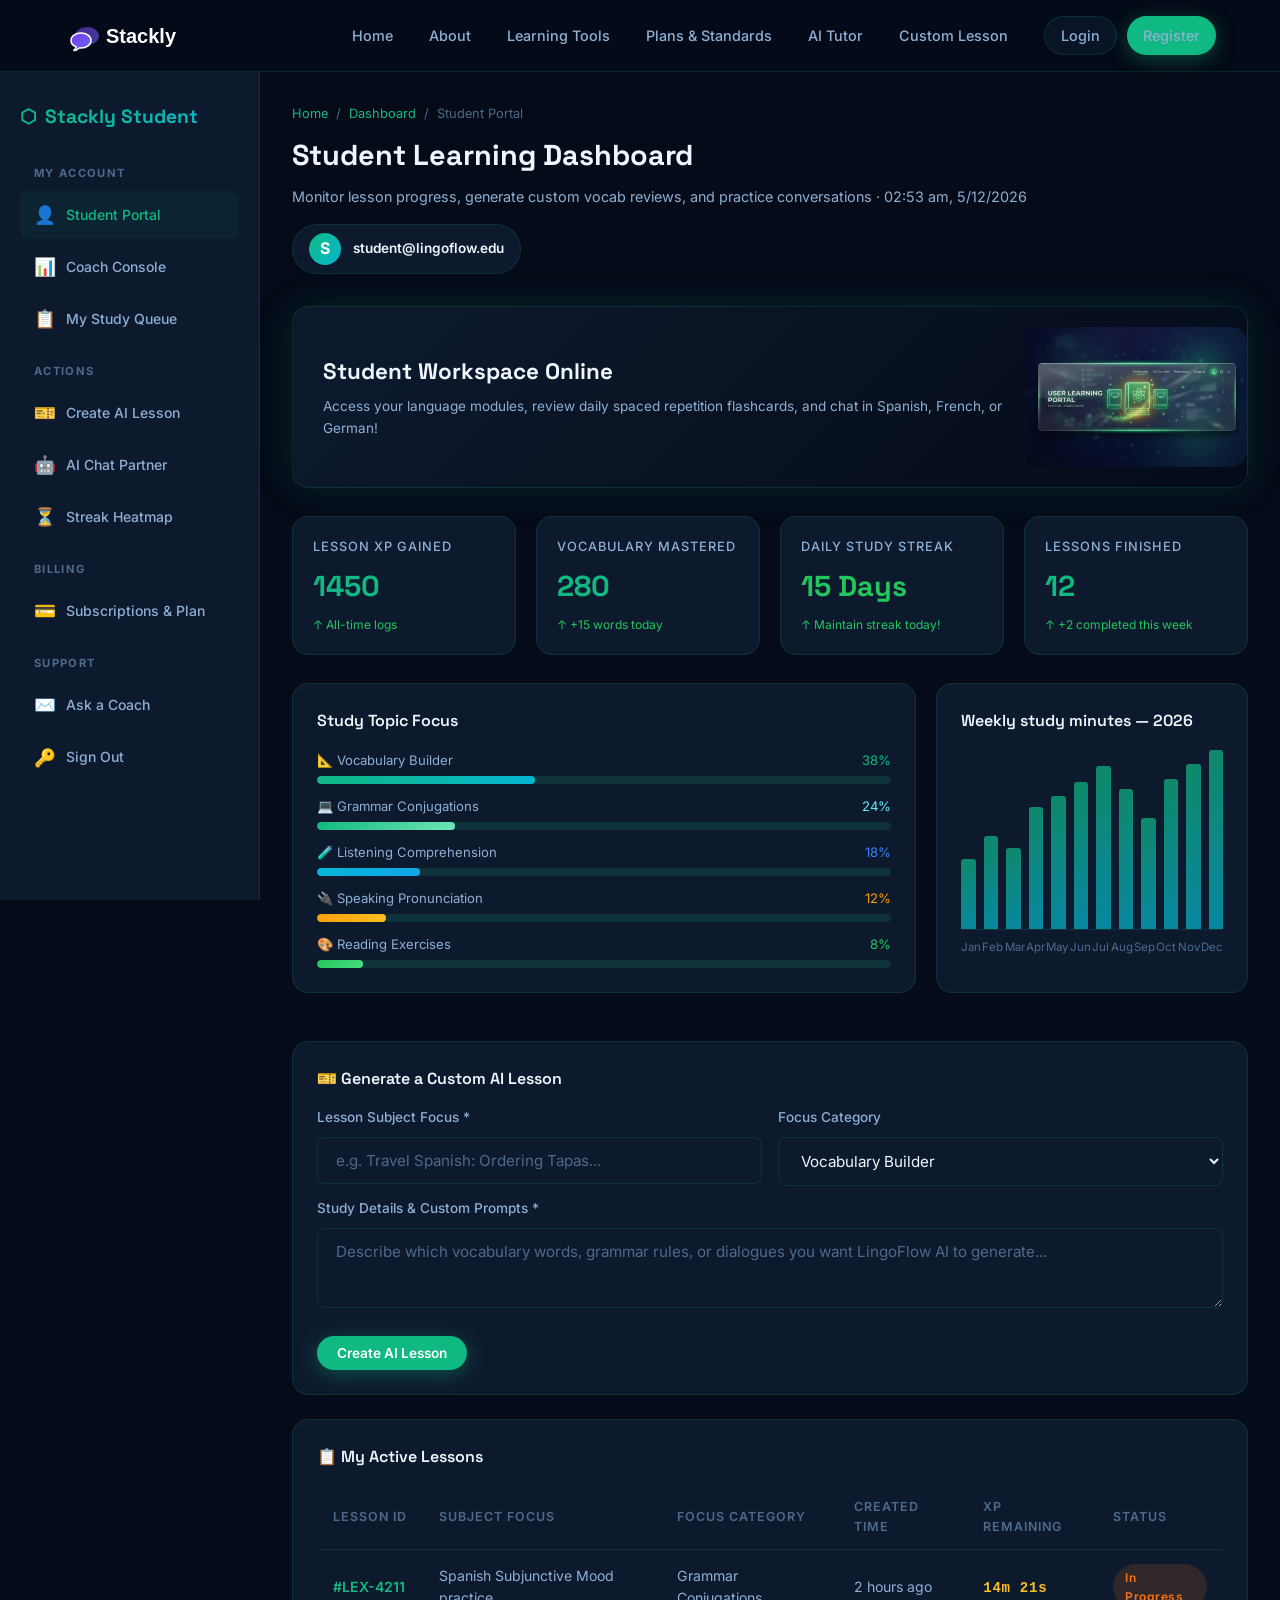
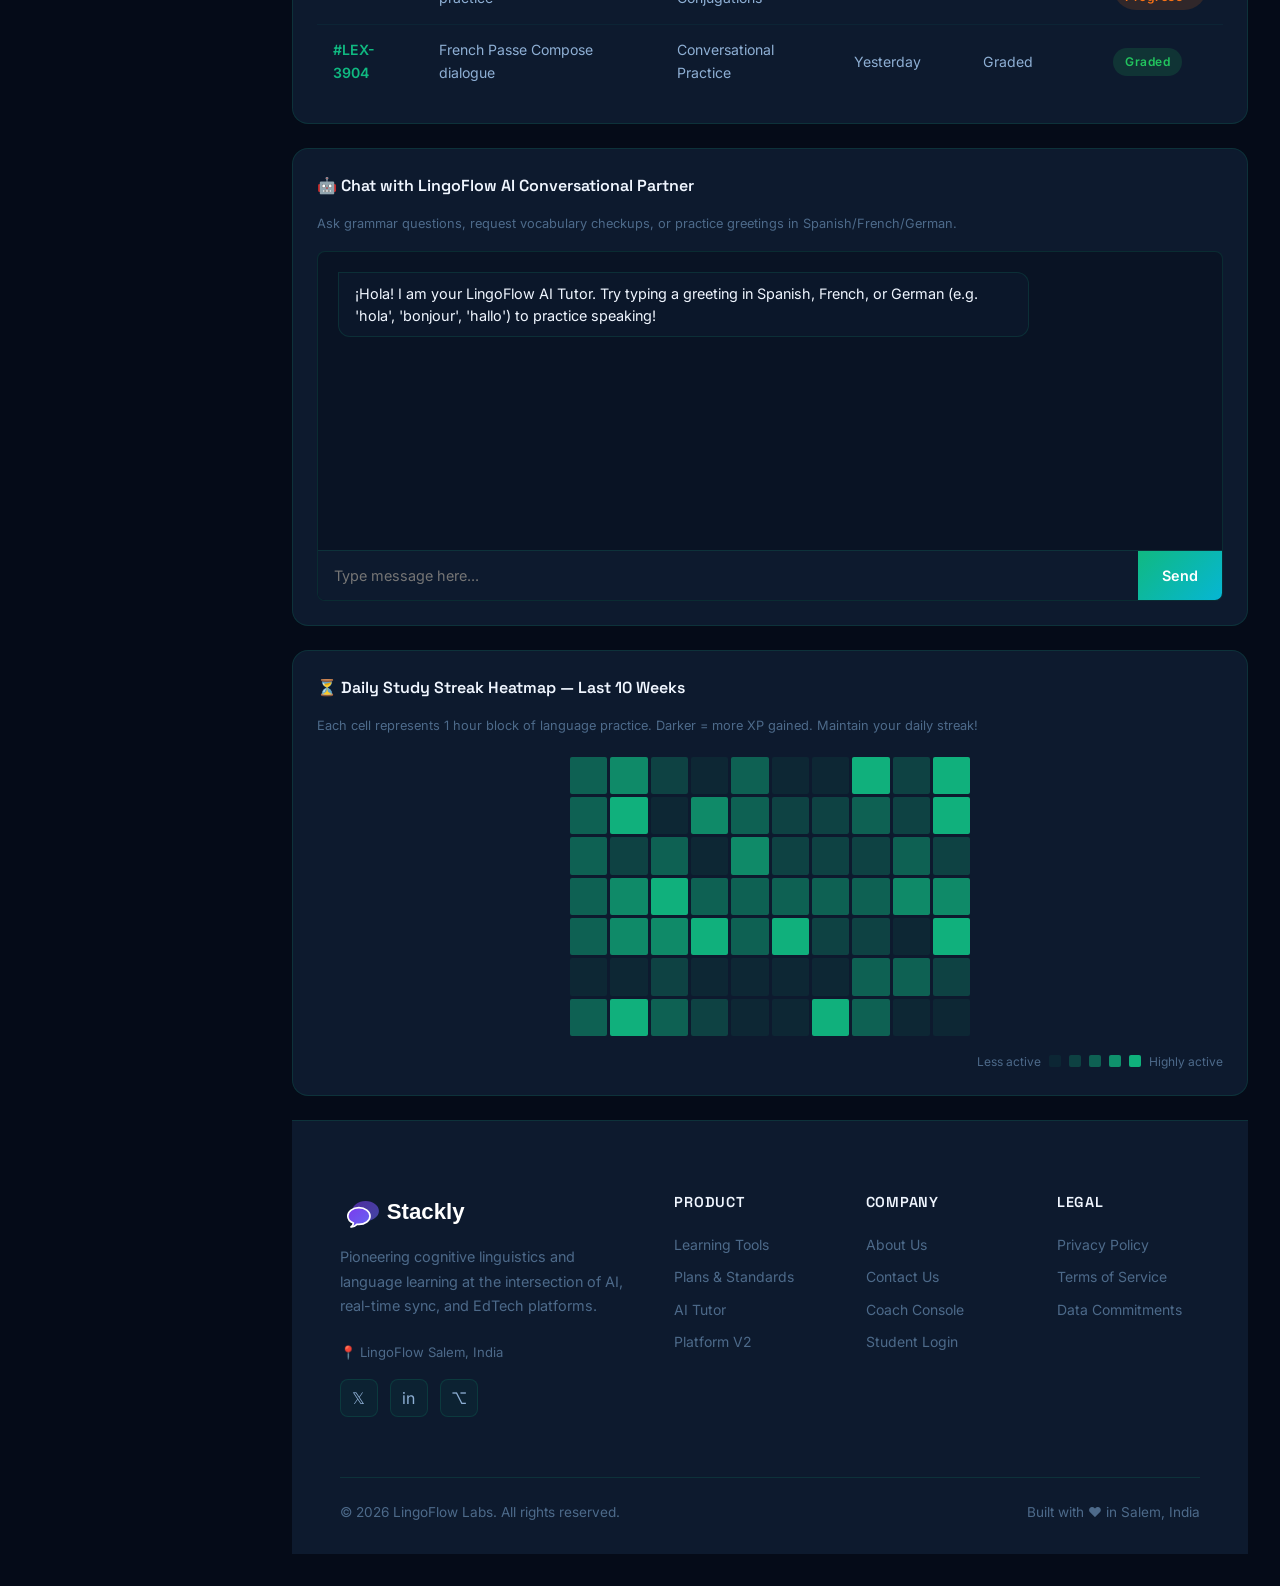
<file: dashboard2.html>
<!DOCTYPE html>
<html lang="en">
<head>
  <meta charset="UTF-8" /><meta name="viewport" content="width=device-width, initial-scale=1.0" />
  <title>Student Portal — LingoFlow</title>
  <meta name="description" content="LingoFlow student learning portal — track lesson statistics, create custom AI vocabulary drills, and chat with the AI Conversational Partner." />
  <link rel="stylesheet" href="css/style.css" /><link rel="stylesheet" href="css/responsive.css" />
  <style>
    body{background:var(--bg-dark);} 
    .sidebar-logo{font-family:var(--font-heading);font-size:1.2rem;font-weight:700;background:var(--gradient-primary);-webkit-background-clip:text;-webkit-text-fill-color:transparent;background-clip:text;margin-bottom:32px;display:flex;align-items:center;gap:8px;} 
    .sidebar-section-title{font-size:0.7rem;font-weight:700;letter-spacing:.12em;text-transform:uppercase;color:var(--text-muted);margin:20px 0 8px 14px;} 
    .sidebar-nav-item{display:flex;align-items:center;gap:10px;padding:10px 14px;border-radius:var(--radius-sm);color:var(--text-secondary);font-size:0.875rem;font-weight:500;margin-bottom:4px;transition:var(--transition);}
    .sidebar-nav-item:hover, .sidebar-nav-item.active{color:var(--primary);background:var(--bg-glass2);}
    .map-grid{display:grid;grid-template-columns:repeat(10,1fr);gap:3px;margin:0 auto;max-width:400px;} 
    .map-cell{width:100%;aspect-ratio:1;border-radius:2px;background:rgba(16,185,129,0.08);transition:var(--transition);cursor:pointer;} 
    .map-cell.hot1{background:rgba(16,185,129,0.25);}.map-cell.hot2{background:rgba(16,185,129,0.45);}.map-cell.hot3{background:rgba(16,185,129,0.7);}.map-cell.hot4{background:rgba(16,185,129,0.95);}.map-cell:hover{transform:scale(1.3);z-index:10;}
    /* Row entry animation */
    @keyframes rowFadeIn {
      from { opacity: 0; transform: translateY(-10px); background: rgba(34, 197, 94, 0.15); }
      to { opacity: 1; transform: translateY(0); }
    }
    .new-ticket-row {
      animation: rowFadeIn 0.8s ease forwards;
    }
  </style>
</head>
<body>
<nav class="navbar">
  <a href="index.html" class="navbar-brand"><img src="logo.svg" alt="Stackly Logo" style="height:36px; width:auto;"></a>
  <div class="navbar-links">
    <a href="index.html">Home</a><a href="about.html">About</a><a href="devices.html">Learning Tools</a>
    <a href="services.html">Plans &amp; Standards</a><a href="innovations.html">AI Tutor</a><a href="contact.html">Custom Lesson</a>
    <div style="display:flex; gap:10px; margin-left:14px;">
      <a href="login.html" class="btn btn-ghost btn-sm" style="padding:7px 16px; border-radius:var(--radius-pill);">Login</a>
      <a href="register.html" class="btn btn-primary btn-sm" style="padding:7px 16px; border-radius:var(--radius-pill);">Register</a>
    </div>
  </div>
  <button class="navbar-mobile-toggle" id="mobileToggle"><span></span><span></span><span></span></button>
</nav>
<div class="navbar-mobile" id="mobileNav">
  <a href="index.html">Home</a><a href="about.html">About</a><a href="devices.html">Learning Tools</a>
  <a href="services.html">Plans &amp; Standards</a><a href="dashboard.html">Coach Console</a>
  <div class="mobile-access-section" style="display:flex; flex-direction:column; gap:10px; padding:15px; border-top:1px solid rgba(255,255,255,0.05); margin-top:10px;">
    <a href="login.html" class="btn btn-outline" style="width:100%; justify-content:center;">Login</a>
    <a href="register.html" class="btn btn-primary" style="width:100%; justify-content:center;">Register</a>
  </div>
</div>

<div class="dashboard-layout">
  <!-- Sidebar -->
  <aside class="dashboard-sidebar">
    <div class="sidebar-logo"><span>⬡</span> Stackly Student</div>
    <div class="sidebar-section-title">My Account</div>
    <a href="dashboard2.html" class="sidebar-nav-item active"><span class="icon">👤</span> Student Portal</a>
    <a href="dashboard.html" class="sidebar-nav-item"><span class="icon">📊</span> Coach Console</a>
    <a href="#customer-tickets" class="sidebar-nav-item"><span class="icon">📋</span> My Study Queue</a>
    <div class="sidebar-section-title">Actions</div>
    <a href="#submit-ticket-portal" class="sidebar-nav-item"><span class="icon">🎫</span> Create AI Lesson</a>
    <a href="#chatbot" class="sidebar-nav-item"><span class="icon">🤖</span> AI Chat Partner</a>
    <a href="#heatmap" class="sidebar-nav-item"><span class="icon">⏳</span> Streak Heatmap</a>
    <div class="sidebar-section-title">Billing</div>
    <a href="404.html" class="sidebar-nav-item"><span class="icon">💳</span> Subscriptions &amp; Plan</a>
    <div class="sidebar-section-title">Support</div>
    <a href="contact.html" class="sidebar-nav-item"><span class="icon">✉️</span> Ask a Coach</a>
    <a href="login.html" class="sidebar-nav-item"><span class="icon">🔑</span> Sign Out</a>
  </aside>

  <!-- Main Portal -->
  <main class="dashboard-main">
    <div class="dashboard-header">
      <div>
        <div class="breadcrumb" style="font-size:0.8rem; color:var(--text-muted); margin-bottom:8px;"><a href="index.html">Home</a><span> / </span><a href="dashboard.html">Dashboard</a><span> / </span><span>Student Portal</span></div>
        <h1 class="dashboard-title" style="font-family:var(--font-heading); font-size:1.8rem; font-weight:700; margin-bottom:6px;">Student Learning Dashboard</h1>
        <p class="dashboard-subtitle" style="font-size:0.9rem; color:var(--text-secondary);">Monitor lesson progress, generate custom vocab reviews, and practice conversations · <span id="lastUpdated2"></span></p>
      </div>
      <div id="userProfile" style="display:flex; align-items:center; gap:12px; background:var(--bg-card); padding:8px 16px; border-radius:var(--radius-pill); border:1px solid var(--border);">
        <div style="width:32px; height:32px; border-radius:50%; background:var(--gradient-primary); display:flex; align-items:center; justify-content:center; font-weight:700; color:#fff;" id="userInitial">S</div>
        <div style="font-size:0.85rem; font-weight:600; color:var(--text-primary);" id="userEmailDisplay">student@lingoflow.edu</div>
      </div>
    </div>

    <!-- Header visual banner -->
    <div class="dashboard-banner reveal">
      <div class="dashboard-banner-content">
        <h2 style="font-family:var(--font-heading);font-size:1.4rem;font-weight:700;margin-bottom:6px;">Student Workspace Online</h2>
        <p style="font-size:0.85rem;color:var(--text-secondary);">Access your language modules, review daily spaced repetition flashcards, and chat in Spanish, French, or German!</p>
      </div>
      <div class="dashboard-banner-image">
        <img src="student_hero.webp" alt="Prompt: Clean user learning portal header banner, glowing purple book graphics, dark background, glassmorphism, horizontal layout, digital art.">
      </div>
    </div>

    <!-- Metrics -->
    <div class="metrics-grid">
      <div class="metric-card" style="background:var(--bg-card); border:1px solid var(--border); border-radius:var(--radius); padding:20px;">
        <div class="metric-label" style="font-size:0.8rem; color:var(--text-secondary); margin-bottom:6px;">Lesson XP Gained</div>
        <div class="metric-value" id="submittedCount" style="-webkit-text-fill-color:initial; font-size:1.8rem; font-weight:700;">1450</div>
        <div class="metric-change up" style="font-size:0.75rem; color:#22c55e;">↑ All-time logs</div>
      </div>
      <div class="metric-card" style="background:var(--bg-card); border:1px solid var(--border); border-radius:var(--radius); padding:20px;">
        <div class="metric-label" style="font-size:0.8rem; color:var(--text-secondary); margin-bottom:6px;">Vocabulary Mastered</div>
        <div class="metric-value" style="-webkit-text-fill-color:initial; font-size:1.8rem; font-weight:700;">280</div>
        <div class="metric-change up" style="font-size:0.75rem; color:#22c55e;">↑ +15 words today</div>
      </div>
      <div class="metric-card" style="background:var(--bg-card); border:1px solid var(--border); border-radius:var(--radius); padding:20px;">
        <div class="metric-label" style="font-size:0.8rem; color:var(--text-secondary); margin-bottom:6px;">Daily Study Streak</div>
        <div class="metric-value" style="color:#22c55e;-webkit-text-fill-color:#22c55e; font-size:1.8rem; font-weight:700;">15 Days</div>
        <div class="metric-change up" style="font-size:0.75rem; color:#22c55e;">↑ Maintain streak today!</div>
      </div>
      <div class="metric-card" style="background:var(--bg-card); border:1px solid var(--border); border-radius:var(--radius); padding:20px;">
        <div class="metric-label" style="font-size:0.8rem; color:var(--text-secondary); margin-bottom:6px;">Lessons Finished</div>
        <div class="metric-value" id="pendingCount" style="-webkit-text-fill-color:initial; font-size:1.8rem; font-weight:700;">12</div>
        <div class="metric-change up" style="font-size:0.75rem; color:#22c55e;">↑ +2 completed this week</div>
      </div>
    </div>

    <!-- Category + Activity row -->
    <div class="dashboard-double-grid">
      <!-- Study Topic Focus -->
      <div class="chart-container reveal" style="background:var(--bg-card); border:1px solid var(--border); border-radius:var(--radius); padding:24px;">
        <div class="chart-title" style="margin-bottom:16px; font-weight:600; font-family:var(--font-heading);">Study Topic Focus</div>
        <div style="display:flex;flex-direction:column;gap:12px;">
          <div><div style="display:flex;justify-content:space-between;font-size:0.82rem;color:var(--text-secondary);margin-bottom:5px;"><span>📐 Vocabulary Builder</span><span style="color:var(--primary);">38%</span></div><div style="height:8px;background:var(--border);border-radius:4px;overflow:hidden;"><div style="height:100%;width:38%;background:var(--gradient-primary);border-radius:4px;"></div></div></div>
          <div><div style="display:flex;justify-content:space-between;font-size:0.82rem;color:var(--text-secondary);margin-bottom:5px;"><span>💻 Grammar Conjugations</span><span style="color:var(--secondary-light);">24%</span></div><div style="height:8px;background:var(--border);border-radius:4px;overflow:hidden;"><div style="height:100%;width:24%;background:linear-gradient(135deg,#10b981,#6ee7b7);border-radius:4px;"></div></div></div>
          <div><div style="display:flex;justify-content:space-between;font-size:0.82rem;color:var(--text-secondary);margin-bottom:5px;"><span>🧪 Listening Comprehension</span><span style="color:var(--accent);">18%</span></div><div style="height:8px;background:var(--border);border-radius:4px;overflow:hidden;"><div style="height:100%;width:18%;background:linear-gradient(135deg,#06b6d4,#0ea5e9);border-radius:4px;"></div></div></div>
          <div><div style="display:flex;justify-content:space-between;font-size:0.82rem;color:var(--text-secondary);margin-bottom:5px;"><span>🔌 Speaking Pronunciation</span><span style="color:var(--accent2);">12%</span></div><div style="height:8px;background:var(--border);border-radius:4px;overflow:hidden;"><div style="height:100%;width:12%;background:linear-gradient(135deg,#f59e0b,#fbbf24);border-radius:4px;"></div></div></div>
          <div><div style="display:flex;justify-content:space-between;font-size:0.82rem;color:var(--text-secondary);margin-bottom:5px;"><span>🎨 Reading Exercises</span><span style="color:#22c55e;">8%</span></div><div style="height:8px;background:var(--border);border-radius:4px;overflow:hidden;"><div style="height:100%;width:8%;background:linear-gradient(135deg,#22c55e,#4ade80);border-radius:4px;"></div></div></div>
        </div>
      </div>

      <!-- Weekly Study Minutes -->
      <div class="chart-container reveal reveal-delay-1" style="background:var(--bg-card); border:1px solid var(--border); border-radius:var(--radius); padding:24px;">
        <div class="chart-title" style="margin-bottom:16px; font-weight:600; font-family:var(--font-heading);">Weekly study minutes — 2026</div>
        <div class="chart-bars" style="display:flex; align-items:flex-end; justify-content:space-between; height:180px; gap:8px; border-bottom:1px solid var(--border);">
          <div class="chart-bar" style="height:39%; flex:1; background:var(--gradient-primary); border-radius:3px 3px 0 0;" title="Jan: 98"></div>
          <div class="chart-bar" style="height:52%; flex:1; background:var(--gradient-primary); border-radius:3px 3px 0 0;" title="Feb: 130"></div>
          <div class="chart-bar" style="height:45%; flex:1; background:var(--gradient-primary); border-radius:3px 3px 0 0;" title="Mar: 112"></div>
          <div class="chart-bar" style="height:68%; flex:1; background:var(--gradient-primary); border-radius:3px 3px 0 0;" title="Apr: 170"></div>
          <div class="chart-bar" style="height:74%; flex:1; background:var(--gradient-primary); border-radius:3px 3px 0 0;" title="May: 185"></div>
          <div class="chart-bar" style="height:82%; flex:1; background:var(--gradient-primary); border-radius:3px 3px 0 0;" title="Jun: 205"></div>
          <div class="chart-bar" style="height:91%; flex:1; background:var(--gradient-primary); border-radius:3px 3px 0 0;" title="Jul: 228"></div>
          <div class="chart-bar" style="height:78%; flex:1; background:var(--gradient-primary); border-radius:3px 3px 0 0;" title="Aug: 195"></div>
          <div class="chart-bar" style="height:62%; flex:1; background:var(--gradient-primary); border-radius:3px 3px 0 0;" title="Sep: 155"></div>
          <div class="chart-bar" style="height:84%; flex:1; background:var(--gradient-primary); border-radius:3px 3px 0 0;" title="Oct: 210"></div>
          <div class="chart-bar" style="height:92%; flex:1; background:var(--gradient-primary); border-radius:3px 3px 0 0;" title="Nov: 230"></div>
          <div class="chart-bar" style="height:100%; flex:1; background:var(--gradient-primary); border-radius:3px 3px 0 0;" title="Dec: 250"></div>
        </div>
        <div class="chart-labels" style="display:flex;justify-content:space-between;margin-top:8px;font-size:0.72rem;color:var(--text-muted);">
          <span>Jan</span><span>Feb</span><span>Mar</span><span>Apr</span><span>May</span><span>Jun</span><span>Jul</span><span>Aug</span><span>Sep</span><span>Oct</span><span>Nov</span><span>Dec</span>
        </div>
      </div>
    </div>

    <!-- Submit Ticket Form -->
    <div class="chart-container reveal" id="submit-ticket-portal" style="background:var(--bg-card); border:1px solid var(--border); border-radius:var(--radius); padding:24px;">
      <div class="chart-title" style="margin-bottom:16px; font-weight:600; font-family:var(--font-heading);">🎫 Generate a Custom AI Lesson</div>
      <form id="portalSubmitForm">
        <div class="dashboard-form-grid">
          <div class="form-group" style="margin-bottom:0;">
            <label class="form-label">Lesson Subject Focus *</label>
            <input type="text" class="form-control" id="pSubject" placeholder="e.g. Travel Spanish: Ordering Tapas..." required>
          </div>
          <div class="form-group" style="margin-bottom:0;">
            <label class="form-label">Focus Category</label>
            <select class="form-control" id="pCategory" style="background:var(--bg-card);color:var(--text-primary);" required>
              <option>Vocabulary Builder</option>
              <option>Grammar Conjugations</option>
              <option>Conversational Practice</option>
              <option>Pronunciation Drill</option>
            </select>
          </div>
        </div>
        <div class="form-group">
          <label class="form-label">Study Details &amp; Custom Prompts *</label>
          <textarea class="form-control" id="pDesc" placeholder="Describe which vocabulary words, grammar rules, or dialogues you want LingoFlow AI to generate..." style="min-height:80px;" required></textarea>
        </div>
        <div class="form-success" style="display:none;padding:12px;background:rgba(34,197,94,0.1);border:1px solid #22c55e;border-radius:var(--radius-sm);color:#22c55e;font-size:0.86rem;margin-bottom:12px;">✓ Lesson created! It has been added to your live learning queue below.</div>
        <button type="submit" class="btn btn-primary btn-sm">Create AI Lesson</button>
      </form>
    </div>

    <!-- Submitted Tickets Queue Table -->
    <div class="chart-container reveal" id="customer-tickets" style="margin-top:24px; background:var(--bg-card); border:1px solid var(--border); border-radius:var(--radius); padding:24px;">
      <div class="chart-title" style="margin-bottom:16px; font-weight:600; font-family:var(--font-heading);">📋 My Active Lessons</div>
      <div style="overflow-x:auto;">
        <table class="data-table" id="customerTicketsTable">
          <thead>
            <tr><th>Lesson ID</th><th>Subject Focus</th><th>Focus Category</th><th>Created Time</th><th>XP Remaining</th><th>Status</th></tr>
          </thead>
          <tbody>
            <tr>
              <td style="color:var(--primary);font-weight:600;">#LEX-4211</td>
              <td>Spanish Subjunctive Mood practice</td>
              <td>Grammar Conjugations</td>
              <td>2 hours ago</td>
              <td><span class="sla-timer warning">14m 22s</span></td>
              <td><span class="badge badge-orange">In Progress</span></td>
            </tr>
            <tr>
              <td style="color:var(--primary);font-weight:600;">#LEX-3904</td>
              <td>French Passe Compose dialogue</td>
              <td>Conversational Practice</td>
              <td>Yesterday</td>
              <td>Graded</td>
              <td><span class="badge badge-green">Graded</span></td>
            </tr>
          </tbody>
        </table>
      </div>
    </div>

    <!-- AI Chatbot panel -->
    <div class="chart-container reveal" id="chatbot" style="margin-top:24px; background:var(--bg-card); border:1px solid var(--border); border-radius:var(--radius); padding:24px;">
      <div class="chart-title" style="margin-bottom:16px; font-weight:600; font-family:var(--font-heading);">🤖 Chat with LingoFlow AI Conversational Partner</div>
      <p style="font-size:0.8rem;color:var(--text-muted);margin-bottom:16px;">Ask grammar questions, request vocabulary checkups, or practice greetings in Spanish/French/German.</p>
      <div class="chat-container" style="border: 1px solid var(--border); border-radius: var(--radius-sm); overflow: hidden; background: rgba(5,11,24,0.4);">
        <div class="chat-messages" id="chatMessages" style="padding: 20px; height: 260px; overflow-y: auto; display: flex; flex-direction: column; gap: 14px;">
          <div class="chat-bubble bot" style="align-self: flex-start; background: var(--bg-glass); border: 1px solid var(--border); padding: 10px 16px; border-radius: 0 12px 12px 12px; font-size: 0.9rem; color: var(--text-primary); max-width: 80%;">¡Hola! I am your LingoFlow AI Tutor. Try typing a greeting in Spanish, French, or German (e.g. 'hola', 'bonjour', 'hallo') to practice speaking!</div>
        </div>
        <div class="chat-input-area" style="display: flex; border-top: 1px solid var(--border); background: var(--bg-card);">
          <input type="text" class="chat-input" id="chatInput" placeholder="Type message here..." style="flex: 1; padding: 16px; background: none; border: none; color: var(--text-primary); font-size: 0.9rem; outline: none;">
          <button class="chat-send-btn" id="chatSendBtn" style="padding: 0 24px; background: var(--gradient-primary); border: none; color: #fff; font-weight: 600; font-size: 0.9rem; cursor: pointer;">Send</button>
        </div>
      </div>
    </div>

    <!-- Heatmap -->
    <div class="chart-container reveal" id="heatmap" style="margin-top:24px; background:var(--bg-card); border:1px solid var(--border); border-radius:var(--radius); padding:24px;">
      <div class="chart-title" style="margin-bottom:16px; font-weight:600; font-family:var(--font-heading);">⏳ Daily Study Streak Heatmap — Last 10 Weeks</div>
      <p style="font-size:0.8rem;color:var(--text-muted);margin-bottom:20px;">Each cell represents 1 hour block of language practice. Darker = more XP gained. Maintain your daily streak!</p>
      <div class="map-grid">
        <script>
          ;(function(){let h='';for(let i=0;i<70;i++){const r=Math.random();let cl='';if(r>.85)cl='hot4';else if(r>.65)cl='hot3';else if(r>.4)cl='hot2';else if(r>.2)cl='hot1';h+=`<div class="map-cell ${cl}" title="Day ${Math.floor(i/7)+1}, Slot ${i%7+1}: ${Math.round(r*60)} minutes studied"></div>`;}document.write(h);})();
        </script>
      </div>
      <div style="display:flex;align-items:center;gap:8px;margin-top:16px;justify-content:flex-end;">
        <span style="font-size:0.75rem;color:var(--text-muted);">Less active</span>
        <div style="width:12px;height:12px;border-radius:2px;background:rgba(16,185,129,0.08);"></div>
        <div style="width:12px;height:12px;border-radius:2px;background:rgba(16,185,129,0.25);"></div>
        <div style="width:12px;height:12px;border-radius:2px;background:rgba(16,185,129,0.45);"></div>
        <div style="width:12px;height:12px;border-radius:2px;background:rgba(16,185,129,0.75);"></div>
        <div style="width:12px;height:12px;border-radius:2px;background:rgba(16,185,129,0.95);"></div>
        <span style="font-size:0.75rem;color:var(--text-muted);">Highly active</span>
      </div>
    </div>

    <!-- FOOTER -->
    <footer>
      <div class="container-wide">
        <div class="footer-grid">
          <div>
            <img src="logo.svg" alt="Stackly" class="footer-brand" style="height:40px; width:auto; margin-bottom:14px;">
            <p class="footer-desc">Pioneering cognitive linguistics and language learning at the intersection of AI, real-time sync, and EdTech platforms.</p>
            <p style="font-size:0.82rem;color:var(--text-muted);margin-bottom:16px;">📍 LingoFlow Salem, India</p>
            <div class="footer-socials">
              <a href="404.html" class="footer-social-btn" title="Twitter">𝕏</a>
              <a href="404.html" class="footer-social-btn" title="LinkedIn">in</a>
              <a href="404.html" class="footer-social-btn" title="GitHub">⌥</a>
            </div>
          </div>
          <div>
            <div class="footer-col-title">Product</div>
            <div class="footer-links">
              <a href="devices.html">Learning Tools</a>
              <a href="services.html">Plans &amp; Standards</a>
              <a href="innovations.html">AI Tutor</a>
              <a href="home2.html">Platform V2</a>
            </div>
          </div>
          <div>
            <div class="footer-col-title">Company</div>
            <div class="footer-links">
              <a href="about.html">About Us</a>
              <a href="contact.html">Contact Us</a>
              <a href="dashboard.html">Coach Console</a>
              <a href="login.html">Student Login</a>
            </div>
          </div>
          <div>
            <div class="footer-col-title">Legal</div>
            <div class="footer-links">
              <a href="404.html">Privacy Policy</a>
              <a href="404.html">Terms of Service</a>
              <a href="404.html">Data Commitments</a>
            </div>
          </div>
        </div>
        <div class="footer-bottom">
          <span>© 2026 LingoFlow Labs. All rights reserved.</span>
          <span>Built with ♥ in Salem, India</span>
        </div>
      </div>
    </footer>
  </main>
</div>

<button id="scrollTop">↑</button>
<script src="js/main.js"></script>
<script>
  document.getElementById('lastUpdated2').textContent=new Date().toLocaleTimeString('en-IN',{hour:'2-digit',minute:'2-digit'})+', '+new Date().toLocaleDateString('en-IN');

  // Handle Form Submission for new ticket addition in customer table with fade-in
  document.getElementById('portalSubmitForm').addEventListener('submit', function(e) {
    e.preventDefault();
    const sub = document.getElementById('pSubject').value.trim();
    const cat = document.getElementById('pCategory').value;
    const desc = document.getElementById('pDesc').value.trim();
    
    if(!sub || !desc) return;
    
    const self = this;
    const successMsg = self.querySelector('.form-success');
    successMsg.style.display = 'block';
    
    // Add row to table
    const tableBody = document.querySelector('#customerTicketsTable tbody');
    const randId = Math.floor(1000 + Math.random() * 9000);
    const newRow = document.createElement('tr');
    newRow.className = 'new-ticket-row';
    newRow.innerHTML = `
      <td style="color:var(--primary);font-weight:600;">#LEX-${randId}</td>
      <td>${sub}</td>
      <td>${cat}</td>
      <td>Just now</td>
      <td><span class="sla-timer warning">14m 59s</span></td>
      <td><span class="badge badge-red">In Progress</span></td>
    `;
    
    tableBody.insertBefore(newRow, tableBody.firstChild);
    
    // Update KPI counters
    const subCounter = document.getElementById('submittedCount');
    if (subCounter) subCounter.textContent = parseInt(subCounter.textContent) + 100 + " XP";
    
    // Reset form after timer
    setTimeout(() => {
      successMsg.style.display = 'none';
      self.reset();
    }, 2000);
  });

  // Parse email from URL
  const urlParams = new URLSearchParams(window.location.search);
  const emailParam = urlParams.get('email');
  if (emailParam) {
    document.getElementById('userEmailDisplay').textContent = emailParam;
    document.getElementById('userInitial').textContent = emailParam.charAt(0).toUpperCase();
  }
</script>
</body></html>
</file>
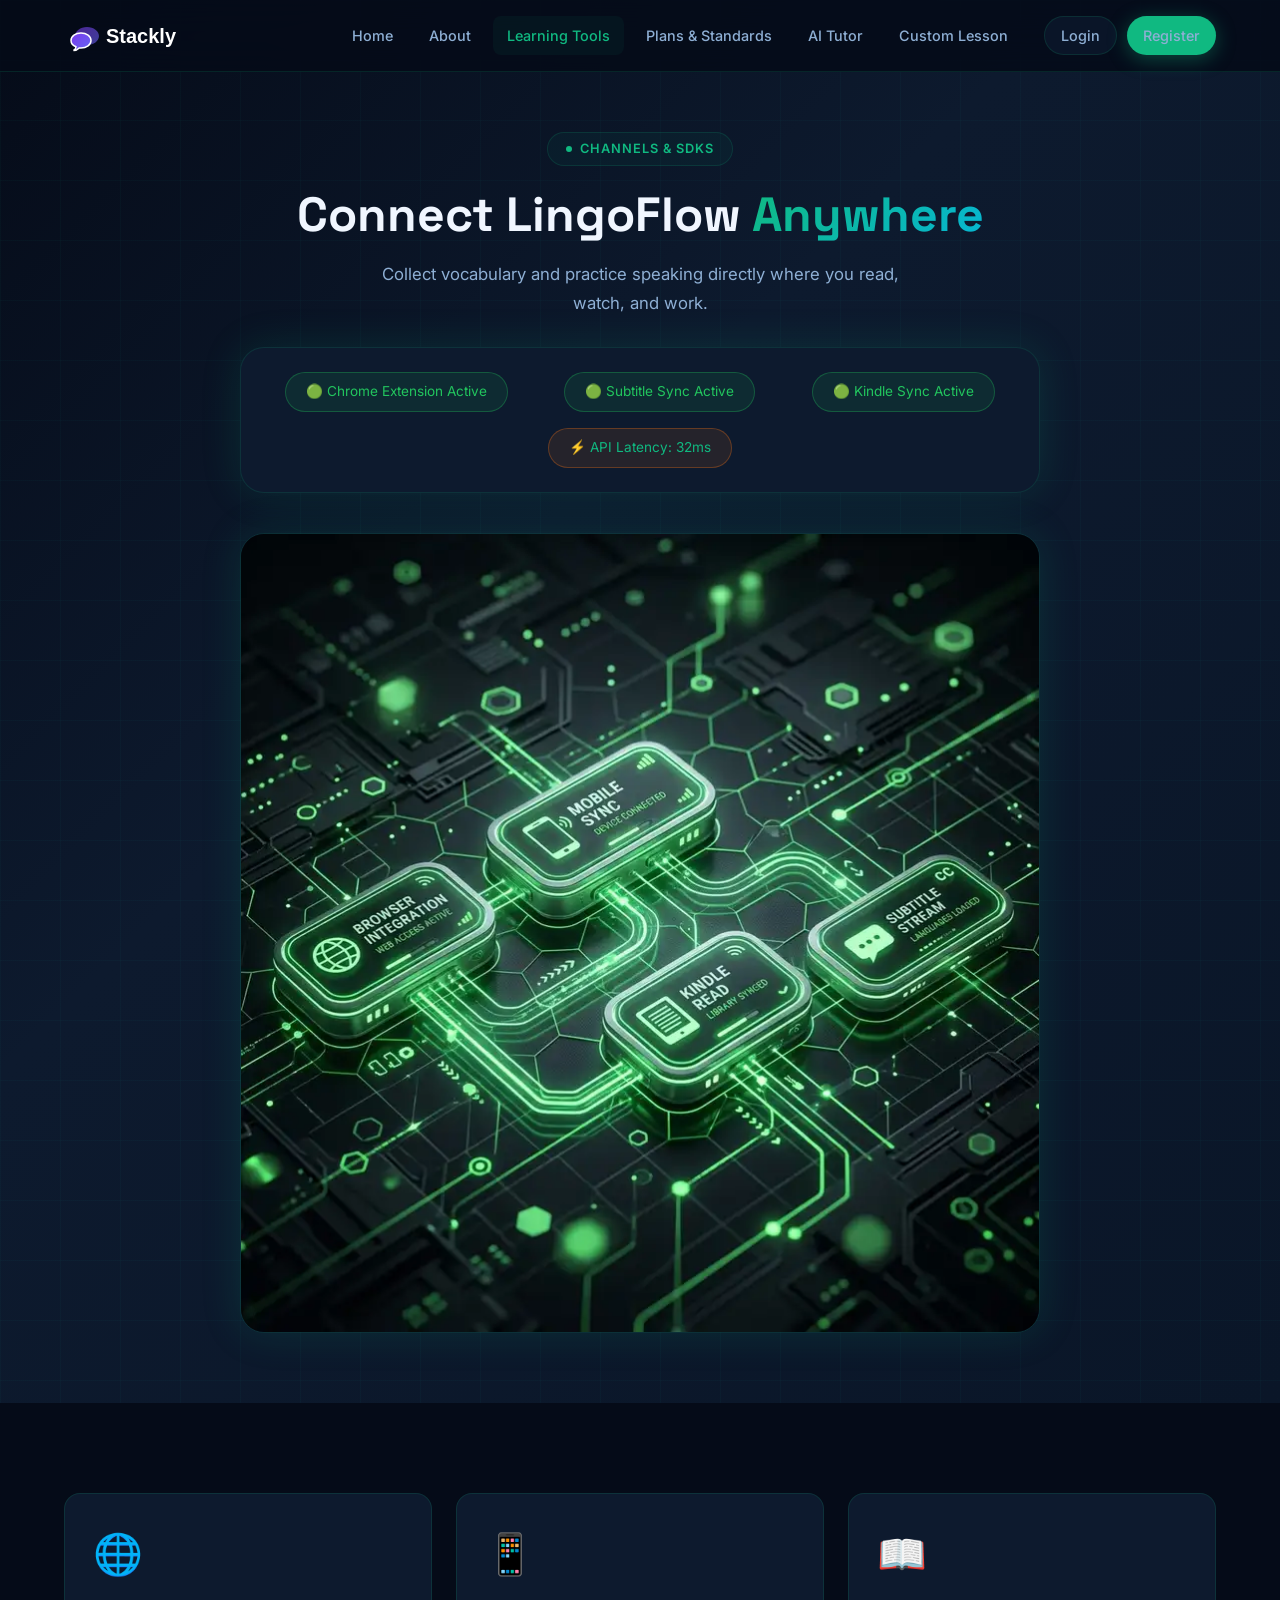
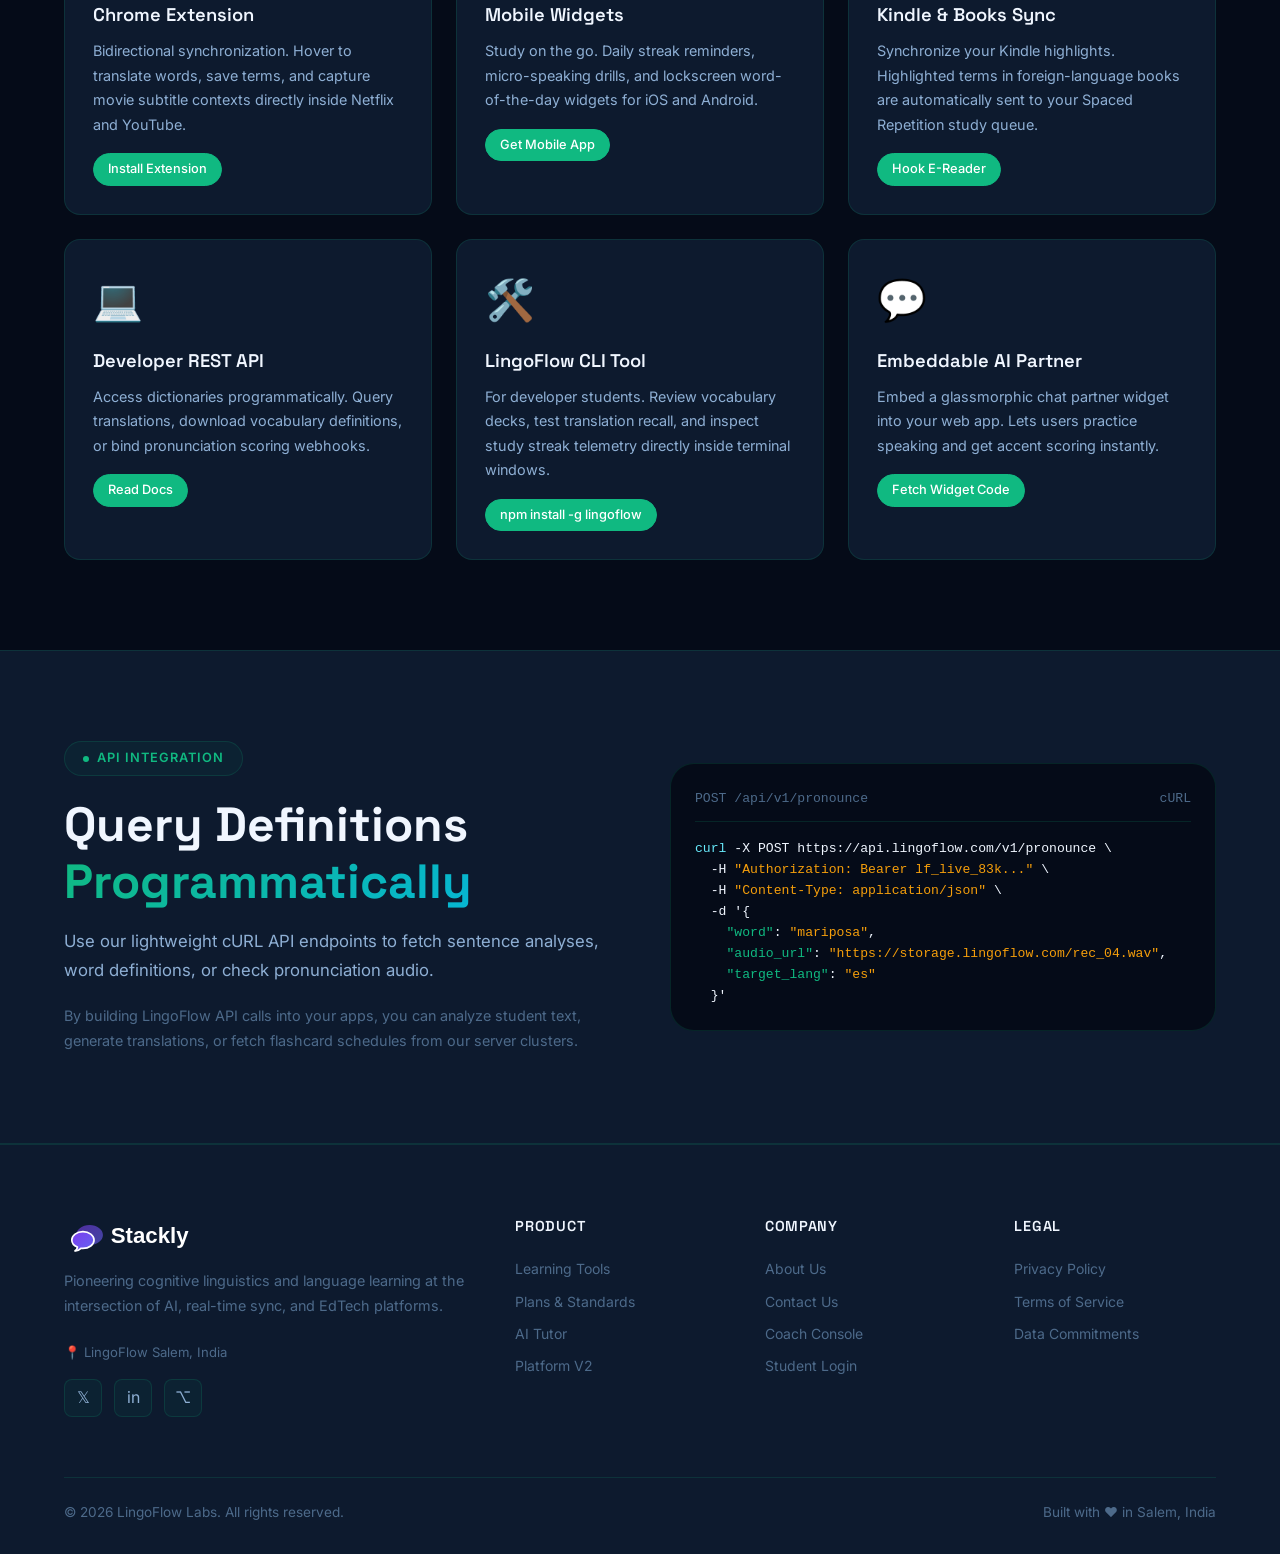
<file: devices.html>
<!DOCTYPE html>
<html lang="en">
<head>
  <meta charset="UTF-8" /><meta name="viewport" content="width=device-width, initial-scale=1.0" />
  <title>Learning Tools &amp; API — LingoFlow</title>
  <meta name="description" content="Integrate LingoFlow vocabulary collectors into Chrome, Kindle highlights, mobile widgets, REST APIs, and command line study tools." />
  <link rel="stylesheet" href="css/style.css" /><link rel="stylesheet" href="css/responsive.css" />
</head>
<body>
<div id="preloader"><div class="preloader-inner"><div class="preloader-logo" style="font-family: 'Space Grotesk', sans-serif; font-weight: 700; color: #fff;">Stackly</div><div class="preloader-bar"><div class="preloader-bar-fill"></div></div></div></div>

<nav class="navbar">
  <a href="index.html" class="navbar-brand"><img src="logo.svg" alt="Stackly Logo" style="height:36px; width:auto;"></a>
  <div class="navbar-links">
    <a href="index.html">Home</a><a href="about.html">About</a>
    <a href="devices.html" class="active">Learning Tools</a><a href="services.html">Plans &amp; Standards</a>
    <a href="innovations.html">AI Tutor</a><a href="contact.html">Custom Lesson</a>
    <div style="display:flex; gap:10px; margin-left:14px;">
      <a href="login.html" class="btn btn-ghost btn-sm" style="padding:7px 16px; border-radius:var(--radius-pill);">Login</a>
      <a href="register.html" class="btn btn-primary btn-sm" style="padding:7px 16px; border-radius:var(--radius-pill);">Register</a>
    </div>
  </div>
  <button class="navbar-mobile-toggle" id="mobileToggle"><span></span><span></span><span></span></button>
</nav>
<div class="navbar-mobile" id="mobileNav">
  <a href="index.html">Home</a><a href="about.html">About</a><a href="devices.html">Learning Tools</a>
  <a href="services.html">Plans &amp; Standards</a><a href="innovations.html">AI Tutor</a><a href="contact.html">Custom Lesson</a>
  <div class="mobile-access-section" style="display:flex; flex-direction:column; gap:10px; padding:15px; border-top:1px solid rgba(255,255,255,0.05); margin-top:10px;">
    <a href="login.html" class="btn btn-outline" style="width:100%; justify-content:center;">Login</a>
    <a href="register.html" class="btn btn-primary" style="width:100%; justify-content:center;">Register</a>
  </div>
</div>

<section class="page-hero">
  <div class="page-hero-content">
    <div class="section-tag" style="margin:0 auto 20px;">Channels &amp; SDKs</div>
    <h1 class="section-title">Connect LingoFlow <span>Anywhere</span></h1>
    <p class="section-subtitle" style="margin:0 auto 30px;">Collect vocabulary and practice speaking directly where you read, watch, and work.</p>
    <div style="max-width:800px; margin:0 auto; border-radius:var(--radius-lg); overflow:hidden; border:1px solid var(--border); box-shadow:var(--shadow-glow); background:var(--bg-card); padding:24px;">
      <!-- Interactive Grid simulation representing active learning tools -->
      <div style="display:flex; justify-content:space-around; flex-wrap:wrap; gap:16px;">
        <span style="background:rgba(34,197,94,0.1); border:1px solid rgba(34,197,94,0.3); border-radius:var(--radius-pill); padding:8px 20px; font-size:0.85rem; color:#22c55e;">🟢 Chrome Extension Active</span>
        <span style="background:rgba(34,197,94,0.1); border:1px solid rgba(34,197,94,0.3); border-radius:var(--radius-pill); padding:8px 20px; font-size:0.85rem; color:#22c55e;">🟢 Subtitle Sync Active</span>
        <span style="background:rgba(34,197,94,0.1); border:1px solid rgba(34,197,94,0.3); border-radius:var(--radius-pill); padding:8px 20px; font-size:0.85rem; color:#22c55e;">🟢 Kindle Sync Active</span>
        <span style="background:rgba(249,115,22,0.1); border:1px solid rgba(249,115,22,0.3); border-radius:var(--radius-pill); padding:8px 20px; font-size:0.85rem; color:var(--primary);">⚡ API Latency: 32ms</span>
      </div>
    </div>
    <div style="max-width:800px; margin:40px auto 0; border-radius:var(--radius-lg); overflow:hidden; border:1px solid var(--border); box-shadow:var(--shadow-glow);">
      <img src="devices_hero.webp" alt="Prompt: Sleek integration badges of browser, mobile, Kindle, and subtitle nodes linking together on a glowing tech grid, dark mode cyber aesthetic, 3D render." style="width:100%; height:auto; display:block;">
    </div>
  </div>
</section>

<!-- DEVICES CATALOG -->
<section class="section">
  <div class="container">
    <div class="grid-3">
      <!-- Chrome -->
      <div class="card reveal">
        <div style="font-size:2.5rem; margin-bottom:14px;">🌐</div>
        <h3 class="card-title">Chrome Extension</h3>
        <p class="card-text" style="margin-bottom:16px;">Bidirectional synchronization. Hover to translate words, save terms, and capture movie subtitle contexts directly inside Netflix and YouTube.</p>
        <span class="tag active">Install Extension</span>
      </div>
      <!-- Mobile -->
      <div class="card reveal reveal-delay-1">
        <div style="font-size:2.5rem; margin-bottom:14px;">📱</div>
        <h3 class="card-title">Mobile Widgets</h3>
        <p class="card-text" style="margin-bottom:16px;">Study on the go. Daily streak reminders, micro-speaking drills, and lockscreen word-of-the-day widgets for iOS and Android.</p>
        <span class="tag active">Get Mobile App</span>
      </div>
      <!-- E-Reader -->
      <div class="card reveal reveal-delay-2">
        <div style="font-size:2.5rem; margin-bottom:14px;">📖</div>
        <h3 class="card-title">Kindle &amp; Books Sync</h3>
        <p class="card-text" style="margin-bottom:16px;">Synchronize your Kindle highlights. Highlighted terms in foreign-language books are automatically sent to your Spaced Repetition study queue.</p>
        <span class="tag active">Hook E-Reader</span>
      </div>
      <!-- API -->
      <div class="card reveal">
        <div style="font-size:2.5rem; margin-bottom:14px;">💻</div>
        <h3 class="card-title">Developer REST API</h3>
        <p class="card-text" style="margin-bottom:16px;">Access dictionaries programmatically. Query translations, download vocabulary definitions, or bind pronunciation scoring webhooks.</p>
        <span class="tag active">Read Docs</span>
      </div>
      <!-- CLI -->
      <div class="card reveal reveal-delay-1">
        <div style="font-size:2.5rem; margin-bottom:14px;">🛠️</div>
        <h3 class="card-title">LingoFlow CLI Tool</h3>
        <p class="card-text" style="margin-bottom:16px;">For developer students. Review vocabulary decks, test translation recall, and inspect study streak telemetry directly inside terminal windows.</p>
        <span class="tag active">npm install -g lingoflow</span>
      </div>
      <!-- Chat Widget -->
      <div class="card reveal reveal-delay-2">
        <div style="font-size:2.5rem; margin-bottom:14px;">💬</div>
        <h3 class="card-title">Embeddable AI Partner</h3>
        <p class="card-text" style="margin-bottom:16px;">Embed a glassmorphic chat partner widget into your web app. Lets users practice speaking and get accent scoring instantly.</p>
        <span class="tag active">Fetch Widget Code</span>
      </div>
    </div>
  </div>
</section>

<!-- DEVELOPER CODE MOCKUP WITH GLOWING ANIMATION -->
<section class="section" style="background:var(--bg-card);border-top:1px solid var(--border);border-bottom:1px solid var(--border);">
  <div class="container">
    <div class="grid-2" style="gap:60px;">
      <div class="reveal">
        <div class="section-tag">API Integration</div>
        <h2 class="section-title">Query Definitions <span>Programmatically</span></h2>
        <p class="section-subtitle" style="margin-bottom:20px;">Use our lightweight cURL API endpoints to fetch sentence analyses, word definitions, or check pronunciation audio.</p>
        <p style="color:var(--text-muted); font-size:0.9rem; line-height:1.7;">By building LingoFlow API calls into your apps, you can analyze student text, generate translations, or fetch flashcard schedules from our server clusters.</p>
      </div>
      <div class="reveal reveal-delay-2" style="background:var(--bg-dark); border:1px solid var(--border); border-radius:var(--radius-lg); padding:24px; font-family:monospace; font-size:0.82rem; overflow-x:auto;">
        <div style="display:flex; justify-content:space-between; border-bottom:1px solid var(--border); padding-bottom:12px; margin-bottom:16px; color:var(--text-muted);">
          <span>POST /api/v1/pronounce</span><span>cURL</span>
        </div>
        <span style="color:var(--secondary-light);">curl</span> -X POST https://api.lingoflow.com/v1/pronounce \<br>
        &nbsp;&nbsp;-H <span style="color:var(--accent2);">"Authorization: Bearer lf_live_83k..."</span> \<br>
        &nbsp;&nbsp;-H <span style="color:var(--accent2);">"Content-Type: application/json"</span> \<br>
        &nbsp;&nbsp;-d '{<br>
        &nbsp;&nbsp;&nbsp;&nbsp;<span style="color:var(--primary);">"word"</span>: <span style="color:var(--accent2);">"mariposa"</span>,<br>
        &nbsp;&nbsp;&nbsp;&nbsp;<span style="color:var(--primary);">"audio_url"</span>: <span style="color:var(--accent2);">"https://storage.lingoflow.com/rec_04.wav"</span>,<br>
        &nbsp;&nbsp;&nbsp;&nbsp;<span style="color:var(--primary);">"target_lang"</span>: <span style="color:var(--accent2);">"es"</span><br>
        &nbsp;&nbsp;}'
      </div>
    </div>
  </div>
</section>

<!-- FOOTER -->
<footer>
  <div class="container-wide">
    <div class="footer-grid">
      <div>
        <img src="logo.svg" alt="Stackly" class="footer-brand" style="height:40px; width:auto; margin-bottom:14px;">
        <p class="footer-desc">Pioneering cognitive linguistics and language learning at the intersection of AI, real-time sync, and EdTech platforms.</p>
        <p style="font-size:0.82rem;color:var(--text-muted);margin-bottom:16px;">📍 LingoFlow Salem, India</p>
        <div class="footer-socials">
          <a href="404.html" class="footer-social-btn" title="Twitter">𝕏</a>
          <a href="404.html" class="footer-social-btn" title="LinkedIn">in</a>
          <a href="404.html" class="footer-social-btn" title="GitHub">⌥</a>
        </div>
      </div>
      <div>
        <div class="footer-col-title">Product</div>
        <div class="footer-links">
          <a href="devices.html">Learning Tools</a>
          <a href="services.html">Plans &amp; Standards</a>
          <a href="innovations.html">AI Tutor</a>
          <a href="home2.html">Platform V2</a>
        </div>
      </div>
      <div>
        <div class="footer-col-title">Company</div>
        <div class="footer-links">
          <a href="about.html">About Us</a>
          <a href="contact.html">Contact Us</a>
          <a href="dashboard.html">Coach Console</a>
          <a href="login.html">Student Login</a>
        </div>
      </div>
      <div>
        <div class="footer-col-title">Legal</div>
        <div class="footer-links">
          <a href="404.html">Privacy Policy</a>
          <a href="404.html">Terms of Service</a>
          <a href="404.html">Data Commitments</a>
        </div>
      </div>
    </div>
    <div class="footer-bottom">
      <span>© 2026 LingoFlow Labs. All rights reserved.</span>
      <span>Built with ♥ in Salem, India</span>
    </div>
  </div>
</footer>
<button id="scrollTop">↑</button>
<script src="js/main.js"></script>
</body></html>
</file>
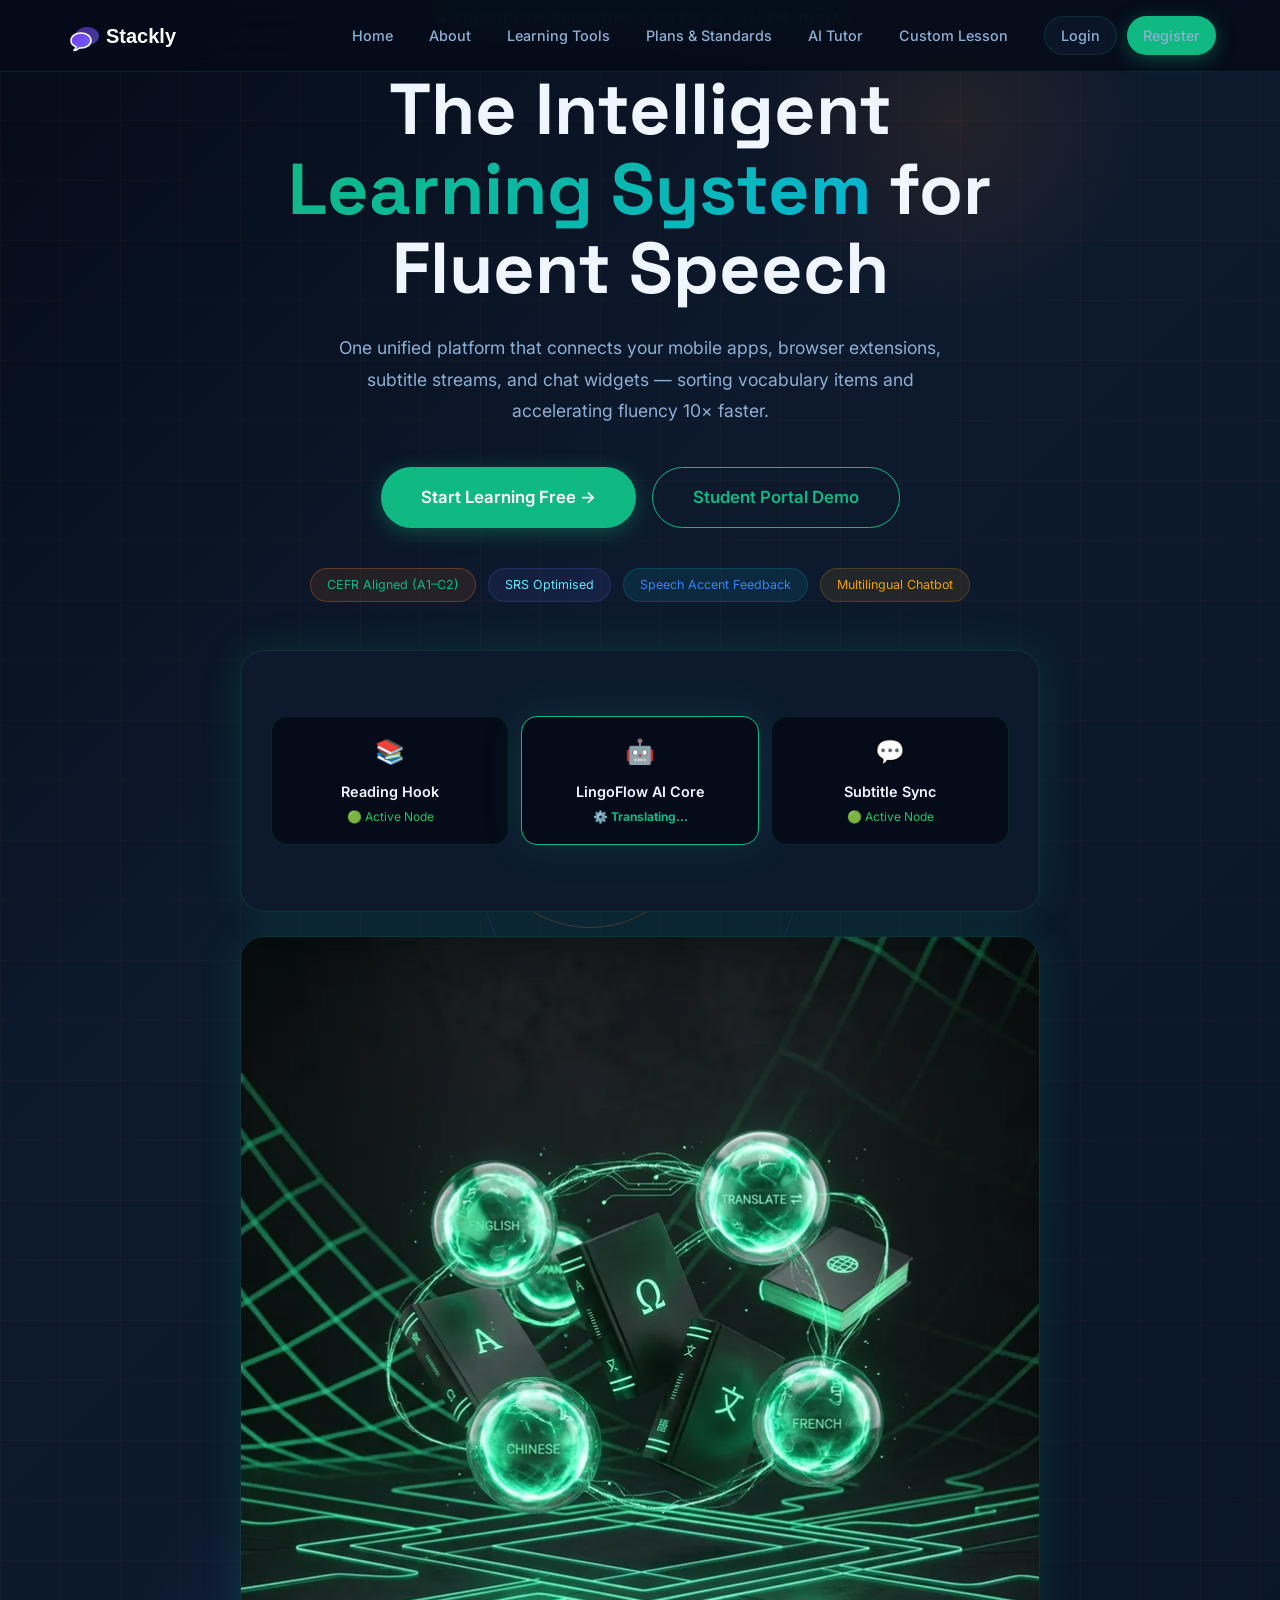
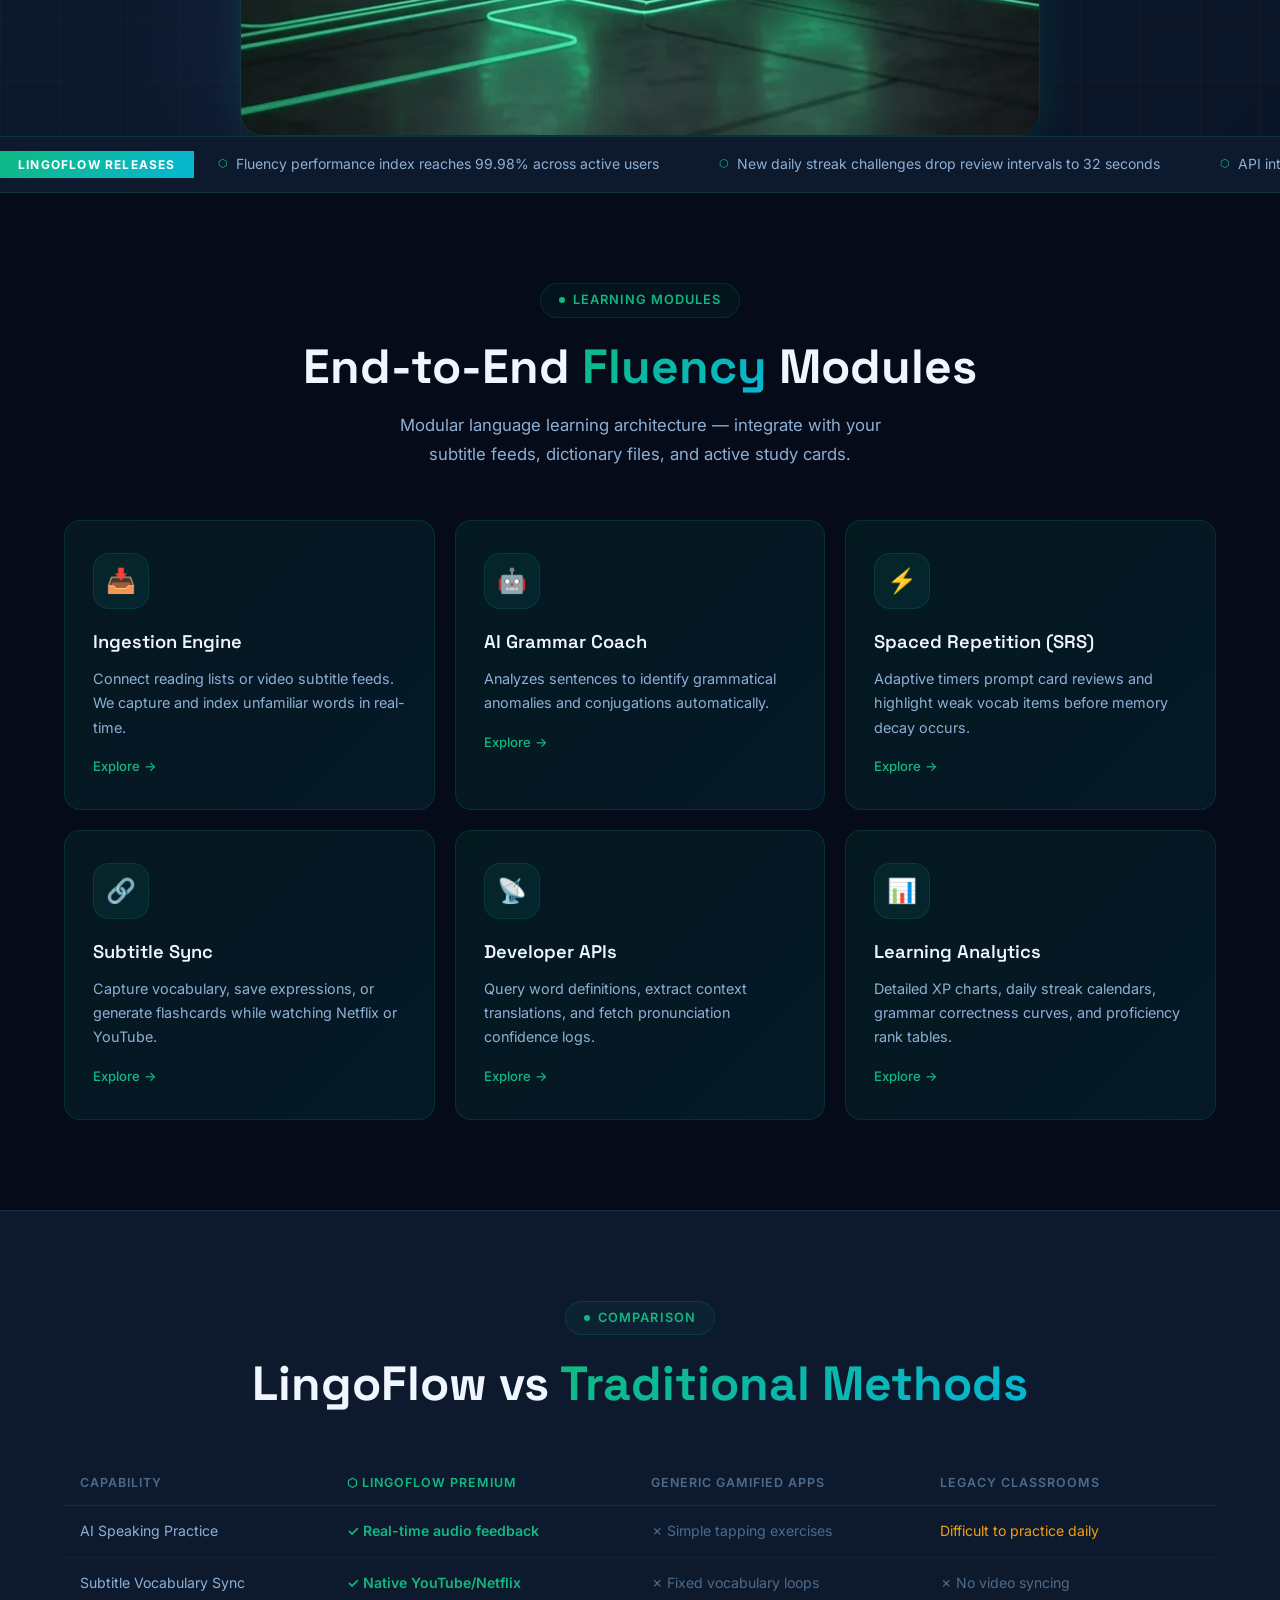
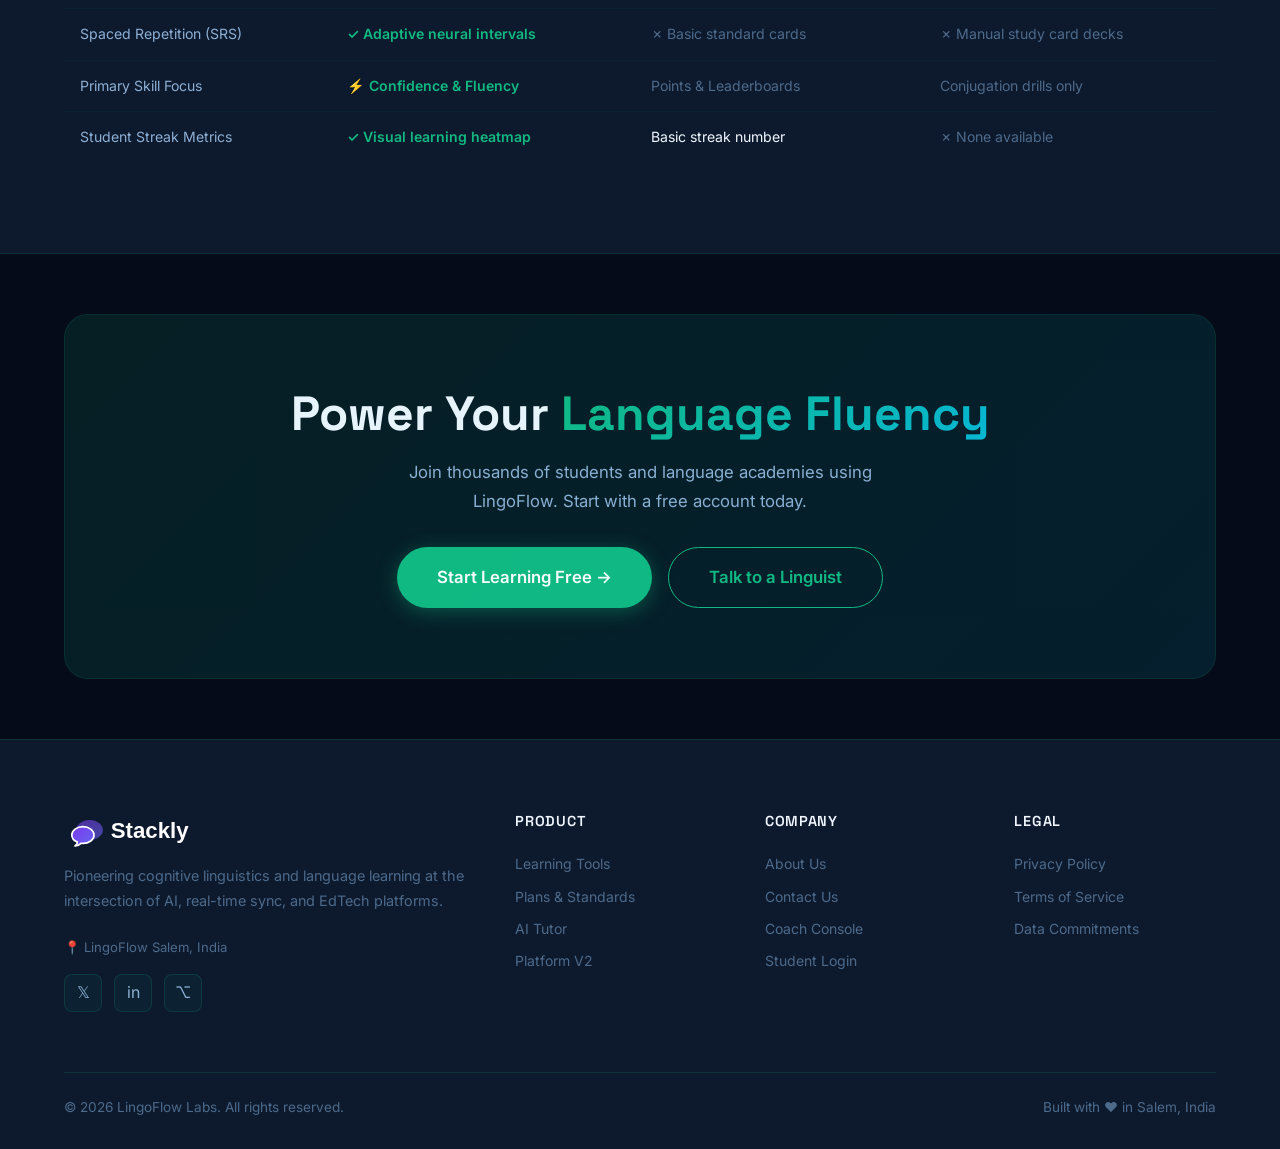
<file: home2.html>
<!DOCTYPE html>
<html lang="en">
<head>
  <meta charset="UTF-8" /><meta name="viewport" content="width=device-width, initial-scale=1.0" />
  <title>LingoFlow — Advanced Language Acquisition | Platform V2</title>
  <meta name="description" content="LingoFlow Platform V2 — unified language learning ecosystem for AI-driven conversations, subtitle vocabulary sync, spaced repetition flashcards, and student dashboard metrics." />
  <link rel="stylesheet" href="css/style.css" /><link rel="stylesheet" href="css/responsive.css" />
  <style>
    .rotating-ring{width:220px;height:220px;border-radius:50%;border:1.5px solid rgba(249,115,22,0.25);position:absolute;animation:spin 18s linear infinite;}
    .rotating-ring2{width:320px;height:320px;border-radius:50%;border:1.5px solid rgba(99,102,241,0.15);position:absolute;animation:spin 30s linear infinite reverse;}
    @keyframes spin{from{transform:rotate(0deg);}to{transform:rotate(360deg);}}
    .hero2{min-height:100vh;display:flex;align-items:center;justify-content:center;text-align:center;padding:calc(var(--nav-height)+60px) 5% 80px;background:var(--gradient-hero);position:relative;overflow:hidden;}
    .hero2::before{content:'';position:absolute;inset:0;background-image:linear-gradient(rgba(249,115,22,0.03) 1px,transparent 1px),linear-gradient(90deg, rgba(249,115,22,0.03) 1px, transparent 1px);background-size:60px 60px;}
    .tech-grid{display:grid;grid-template-columns:repeat(auto-fill,minmax(280px,1fr));gap:20px;}
  </style>
</head>
<body>
<div id="preloader"><div class="preloader-inner"><div class="preloader-logo" style="font-family: 'Space Grotesk', sans-serif; font-weight: 700; color: #fff;">Stackly</div><div class="preloader-bar"><div class="preloader-bar-fill"></div></div></div></div>
<nav class="navbar">
  <a href="index.html" class="navbar-brand"><img src="logo.svg" alt="Stackly Logo" style="height:36px; width:auto;"></a>
  <div class="navbar-links">
    <a href="index.html">Home</a><a href="about.html">About</a><a href="devices.html">Learning Tools</a>
    <a href="services.html">Plans &amp; Standards</a><a href="innovations.html">AI Tutor</a><a href="contact.html">Custom Lesson</a>
    <div style="display:flex; gap:10px; margin-left:14px;">
      <a href="login.html" class="btn btn-ghost btn-sm" style="padding:7px 16px; border-radius:var(--radius-pill);">Login</a>
      <a href="register.html" class="btn btn-primary btn-sm" style="padding:7px 16px; border-radius:var(--radius-pill);">Register</a>
    </div>
  </div>
  <button class="navbar-mobile-toggle" id="mobileToggle"><span></span><span></span><span></span></button>
</nav>
<div class="navbar-mobile" id="mobileNav">
  <a href="index.html">Home</a><a href="about.html">About</a><a href="devices.html">Learning Tools</a>
  <a href="services.html">Plans &amp; Standards</a><a href="innovations.html">AI Tutor</a><a href="contact.html">Custom Lesson</a>
  <div class="mobile-access-section" style="display:flex; flex-direction:column; gap:10px; padding:15px; border-top:1px solid rgba(255,255,255,0.05); margin-top:10px;">
    <a href="login.html" class="btn btn-outline" style="width:100%; justify-content:center;">Login</a>
    <a href="register.html" class="btn btn-primary" style="width:100%; justify-content:center;">Register</a>
  </div>
</div>

<section class="hero2">
  <div style="position:absolute;left:50%;top:50%;transform:translate(-50%,-50%);pointer-events:none;z-index:0;">
    <div class="rotating-ring"></div>
    <div class="rotating-ring2" style="position:relative"></div>
  </div>
  <div style="position:absolute;top:-80px;right:10%;width:400px;height:400px;background:radial-gradient(circle,rgba(249,115,22,0.1) 0%,transparent 70%);pointer-events:none;border-radius:50%;"></div>
  <div style="position:absolute;bottom:-80px;left:10%;width:350px;height:350px;background:radial-gradient(circle,rgba(99,102,241,0.09) 0%,transparent 70%);pointer-events:none;border-radius:50%;"></div>

  <div style="position:relative;z-index:2;max-width:800px;">
    <div class="hero-label" style="display:inline-flex;margin-bottom:32px;"><span class="dot"></span>LingoFlow Operating System V2 · Salem, India</div>
    <h1 class="hero-title">The Intelligent <span class="gradient-text">Learning System</span> for Fluent Speech</h1>
    <p class="hero-desc" style="max-width:620px;margin:0 auto 40px;">One unified platform that connects your mobile apps, browser extensions, subtitle streams, and chat widgets — sorting vocabulary items and accelerating fluency 10× faster.</p>
    <div style="display:flex;gap:16px;justify-content:center;flex-wrap:wrap;">
      <a href="register.html" class="btn btn-primary btn-lg">Start Learning Free →</a>
      <a href="dashboard.html" class="btn btn-outline btn-lg">Student Portal Demo</a>
    </div>
    <div style="display:flex;gap:12px;justify-content:center;flex-wrap:wrap;margin-top:40px;">
      <span style="background:rgba(249,115,22,0.1);border:1px solid rgba(249,115,22,0.3);border-radius:var(--radius-pill);padding:6px 16px;font-size:0.78rem;color:var(--primary);">CEFR Aligned (A1–C2)</span>
      <span style="background:rgba(99,102,241,0.1);border:1px solid rgba(99,102,241,0.2);border-radius:var(--radius-pill);padding:6px 16px;font-size:0.78rem;color:var(--secondary-light);">SRS Optimised</span>
      <span style="background:rgba(6,182,212,0.1);border:1px solid rgba(6,182,212,0.2);border-radius:var(--radius-pill);padding:6px 16px;font-size:0.78rem;color:var(--accent);">Speech Accent Feedback</span>
      <span style="background:rgba(245,158,11,0.1);border:1px solid rgba(245,158,11,0.2);border-radius:var(--radius-pill);padding:6px 16px;font-size:0.78rem;color:var(--accent2);">Multilingual Chatbot</span>
    </div>
    <div style="max-width:800px; margin:48px auto 0; border-radius:var(--radius-lg); overflow:hidden; border:1px solid var(--border); box-shadow:var(--shadow-glow); position:relative; z-index:2; background:var(--bg-card); padding:10px;">
      <!-- CSS Grid base mock representing learning system nodes -->
      <div style="display:grid;grid-template-columns:1fr 1fr 1fr;gap:12px;padding:20px;height:240px;align-items:center;">
        <div style="border:1px solid var(--border);border-radius:var(--radius);padding:16px;background:var(--bg-dark);animation:pulseNode 4s infinite;">
          <div style="font-size:1.5rem;margin-bottom:8px;">📚</div>
          <h4 style="font-size:0.9rem;font-weight:600;">Reading Hook</h4>
          <span style="color:#22c55e;font-size:0.75rem;">🟢 Active Node</span>
        </div>
        <div style="border:1px solid var(--primary);border-radius:var(--radius);padding:16px;background:var(--bg-dark);box-shadow:var(--shadow-glow);animation:pulseNode 4s infinite;animation-delay:1.5s;">
          <div style="font-size:1.5rem;margin-bottom:8px;">🤖</div>
          <h4 style="font-size:0.9rem;font-weight:600;">LingoFlow AI Core</h4>
          <span style="color:var(--primary);font-size:0.75rem;font-weight:700;">⚙️ Translating...</span>
        </div>
        <div style="border:1px solid var(--border);border-radius:var(--radius);padding:16px;background:var(--bg-dark);animation:pulseNode 4s infinite;animation-delay:3s;">
          <div style="font-size:1.5rem;margin-bottom:8px;">💬</div>
          <h4 style="font-size:0.9rem;font-weight:600;">Subtitle Sync</h4>
          <span style="color:#22c55e;font-size:0.75rem;">🟢 Active Node</span>
        </div>
      </div>
    </div>
    <div style="max-width:800px; margin:24px auto 0; border-radius:var(--radius-lg); overflow:hidden; border:1px solid var(--border); box-shadow:var(--shadow-glow);">
      <img src="home_hero.webp" alt="Prompt: A futuristic language learning dashboard showing vocabulary progress, a glowing purple streak calendar, and chat bubbles, cyberpunk, premium aesthetic." style="width:100%; height:auto; display:block;">
    </div>
  </div>
</section>

<div class="ticker-wrap"><div class="ticker-label">LingoFlow Releases</div><div style="overflow:hidden;flex:1;"><div class="ticker-track">
  <span class="ticker-item">Fluency performance index reaches 99.98% across active users</span>
  <span class="ticker-item">New daily streak challenges drop review intervals to 32 seconds</span>
  <span class="ticker-item">API integrations expanded to Netflix subtitle captures and Kindle highlights</span>
  <span class="ticker-item">LingoFlow AI core upgraded with natural speech pronunciation models</span>
</div></div></div>

<section class="section">
  <div class="container">
    <div class="text-center reveal">
      <div class="section-tag">Learning Modules</div>
      <h2 class="section-title">End-to-End <span>Fluency</span> Modules</h2>
      <p class="section-subtitle">Modular language learning architecture — integrate with your subtitle feeds, dictionary files, and active study cards.</p>
    </div>
    <div class="tech-grid" style="margin-top:52px;">
      <div class="feature-card reveal"><div class="card-icon">📥</div><h3 class="card-title">Ingestion Engine</h3><p class="card-text">Connect reading lists or video subtitle feeds. We capture and index unfamiliar words in real-time.</p><div style="margin-top:16px;font-size:0.82rem;color:var(--primary);font-weight:500;">Explore →</div></div>
      <div class="feature-card reveal reveal-delay-1"><div class="card-icon">🤖</div><h3 class="card-title">AI Grammar Coach</h3><p class="card-text">Analyzes sentences to identify grammatical anomalies and conjugations automatically.</p><div style="margin-top:16px;font-size:0.82rem;color:var(--primary);font-weight:500;">Explore →</div></div>
      <div class="feature-card reveal reveal-delay-2"><div class="card-icon">⚡</div><h3 class="card-title">Spaced Repetition (SRS)</h3><p class="card-text">Adaptive timers prompt card reviews and highlight weak vocab items before memory decay occurs.</p><div style="margin-top:16px;font-size:0.82rem;color:var(--primary);font-weight:500;">Explore →</div></div>
      <div class="feature-card reveal"><div class="card-icon">🔗</div><h3 class="card-title">Subtitle Sync</h3><p class="card-text">Capture vocabulary, save expressions, or generate flashcards while watching Netflix or YouTube.</p><div style="margin-top:16px;font-size:0.82rem;color:var(--primary);font-weight:500;">Explore →</div></div>
      <div class="feature-card reveal reveal-delay-1"><div class="card-icon">📡</div><h3 class="card-title">Developer APIs</h3><p class="card-text">Query word definitions, extract context translations, and fetch pronunciation confidence logs.</p><div style="margin-top:16px;font-size:0.82rem;color:var(--primary);font-weight:500;">Explore →</div></div>
      <div class="feature-card reveal reveal-delay-2"><div class="card-icon">📊</div><h3 class="card-title">Learning Analytics</h3><p class="card-text">Detailed XP charts, daily streak calendars, grammar correctness curves, and proficiency rank tables.</p><div style="margin-top:16px;font-size:0.82rem;color:var(--primary);font-weight:500;">Explore →</div></div>
    </div>
  </div>
</section>

<section class="section" style="background:var(--bg-card);border-top:1px solid var(--border);border-bottom:1px solid var(--border);">
  <div class="container">
    <div class="text-center reveal"><div class="section-tag">Comparison</div><h2 class="section-title">LingoFlow vs <span>Traditional Methods</span></h2></div>
    <div style="margin-top:48px;overflow-x:auto;">
      <table class="data-table" style="min-width:600px;">
        <thead><tr><th>Capability</th><th style="color:var(--primary);">⬡ LingoFlow Premium</th><th>Generic Gamified Apps</th><th>Legacy Classrooms</th></tr></thead>
        <tbody>
          <tr><td>AI Speaking Practice</td><td style="color:var(--primary);font-weight:600;">✓ Real-time audio feedback</td><td style="color:var(--text-muted);">✗ Simple tapping exercises</td><td style="color:var(--accent2);">Difficult to practice daily</td></tr>
          <tr><td>Subtitle Vocabulary Sync</td><td style="color:var(--primary);font-weight:600;">✓ Native YouTube/Netflix</td><td style="color:var(--text-muted);">✗ Fixed vocabulary loops</td><td style="color:var(--text-muted);">✗ No video syncing</td></tr>
          <tr><td>Spaced Repetition (SRS)</td><td style="color:var(--primary);font-weight:600;">✓ Adaptive neural intervals</td><td style="color:var(--text-muted);">✗ Basic standard cards</td><td style="color:var(--text-muted);">✗ Manual study card decks</td></tr>
          <tr><td>Primary Skill Focus</td><td style="color:var(--primary);font-weight:600;">⚡ Confidence &amp; Fluency</td><td style="color:var(--text-muted);">Points &amp; Leaderboards</td><td style="color:var(--text-muted);">Conjugation drills only</td></tr>
          <tr><td>Student Streak Metrics</td><td style="color:var(--primary);font-weight:600;">✓ Visual learning heatmap</td><td style="color:var(--text-primary);">Basic streak number</td><td style="color:var(--text-muted);">✗ None available</td></tr>
        </tbody>
      </table>
    </div>
  </div>
</section>

<section class="section-sm"><div class="container"><div class="cta-banner reveal text-center">
  <h2 class="section-title">Power Your <span>Language Fluency</span></h2>
  <p class="section-subtitle" style="margin:0 auto 32px;">Join thousands of students and language academies using LingoFlow. Start with a free account today.</p>
  <div style="display:flex;gap:16px;justify-content:center;flex-wrap:wrap;">
    <a href="register.html" class="btn btn-primary btn-lg">Start Learning Free →</a>
    <a href="contact.html" class="btn btn-outline btn-lg">Talk to a Linguist</a>
  </div>
</div></div></section>

<!-- FOOTER -->
<footer>
  <div class="container-wide">
    <div class="footer-grid">
      <div>
        <img src="logo.svg" alt="Stackly" class="footer-brand" style="height:40px; width:auto; margin-bottom:14px;">
        <p class="footer-desc">Pioneering cognitive linguistics and language learning at the intersection of AI, real-time sync, and EdTech platforms.</p>
        <p style="font-size:0.82rem;color:var(--text-muted);margin-bottom:16px;">📍 LingoFlow Salem, India</p>
        <div class="footer-socials">
          <a href="404.html" class="footer-social-btn" title="Twitter">𝕏</a>
          <a href="404.html" class="footer-social-btn" title="LinkedIn">in</a>
          <a href="404.html" class="footer-social-btn" title="GitHub">⌥</a>
        </div>
      </div>
      <div>
        <div class="footer-col-title">Product</div>
        <div class="footer-links">
          <a href="devices.html">Learning Tools</a>
          <a href="services.html">Plans &amp; Standards</a>
          <a href="innovations.html">AI Tutor</a>
          <a href="home2.html">Platform V2</a>
        </div>
      </div>
      <div>
        <div class="footer-col-title">Company</div>
        <div class="footer-links">
          <a href="about.html">About Us</a>
          <a href="contact.html">Contact Us</a>
          <a href="dashboard.html">Coach Console</a>
          <a href="login.html">Student Login</a>
        </div>
      </div>
      <div>
        <div class="footer-col-title">Legal</div>
        <div class="footer-links">
          <a href="404.html">Privacy Policy</a>
          <a href="404.html">Terms of Service</a>
          <a href="404.html">Data Commitments</a>
        </div>
      </div>
    </div>
    <div class="footer-bottom">
      <span>© 2026 LingoFlow Labs. All rights reserved.</span>
      <span>Built with ♥ in Salem, India</span>
    </div>
  </div>
</footer>
<button id="scrollTop">↑</button>
<script src="js/main.js"></script>
</body></html>
</file>
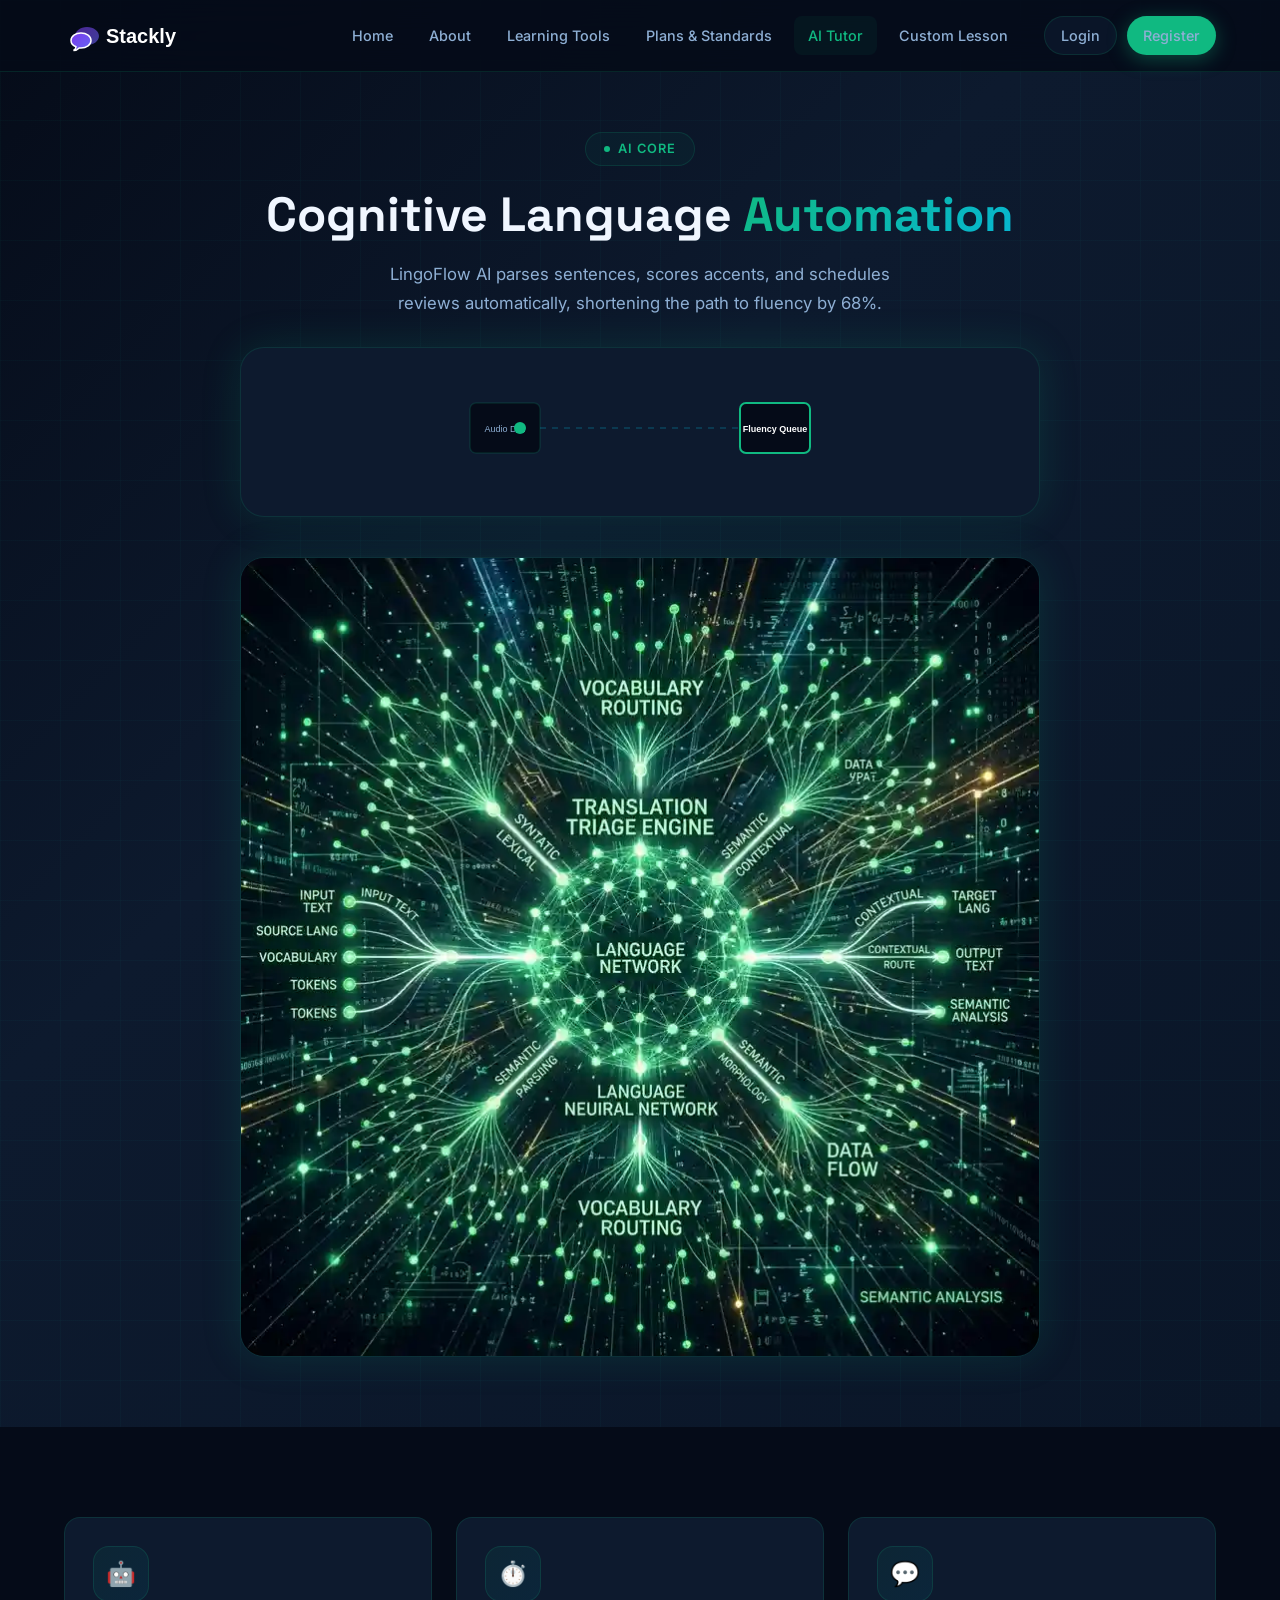
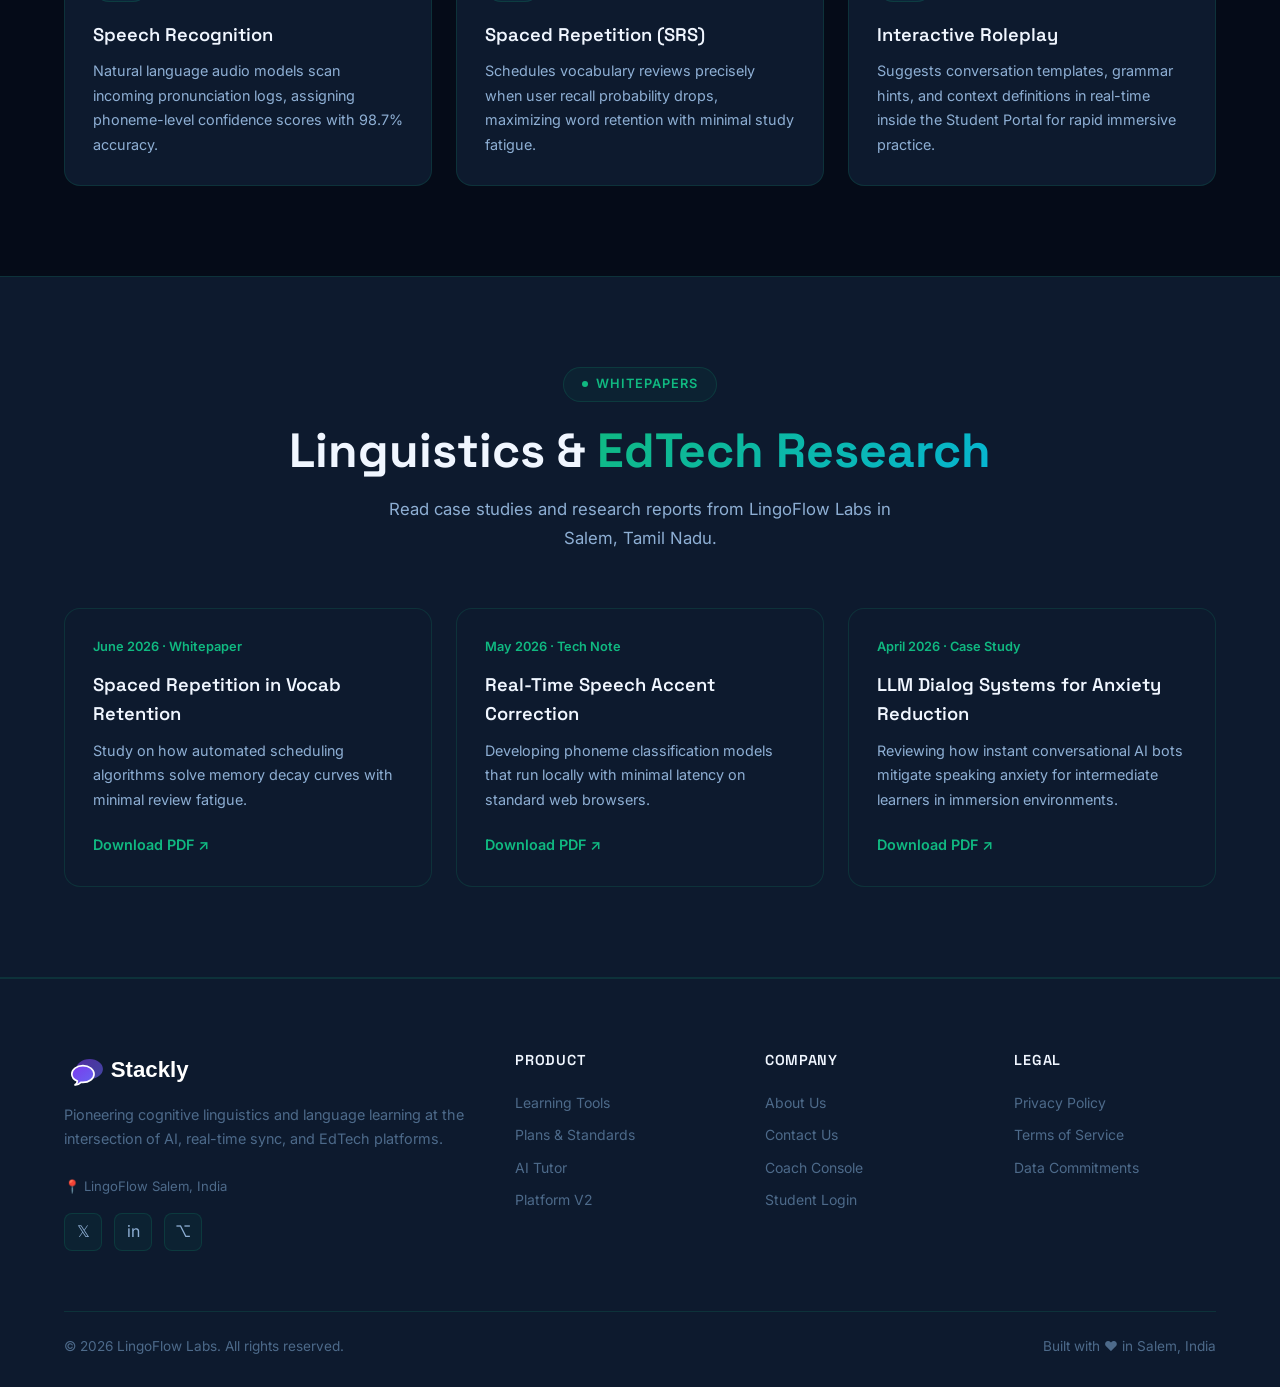
<file: innovations.html>
<!DOCTYPE html>
<html lang="en">
<head>
  <meta charset="UTF-8" /><meta name="viewport" content="width=device-width, initial-scale=1.0" />
  <title>AI Tutor &amp; Innovations — LingoFlow</title>
  <meta name="description" content="Explore LingoFlow's AI support innovations — natural language processing, speech recognition feedback, and adaptive spaced repetition." />
  <link rel="stylesheet" href="css/style.css" /><link rel="stylesheet" href="css/responsive.css" />
</head>
<body>
<div id="preloader"><div class="preloader-inner"><div class="preloader-logo" style="font-family: 'Space Grotesk', sans-serif; font-weight: 700; color: #fff;">Stackly</div><div class="preloader-bar"><div class="preloader-bar-fill"></div></div></div></div>

<nav class="navbar">
  <a href="index.html" class="navbar-brand"><img src="logo.svg" alt="Stackly Logo" style="height:36px; width:auto;"></a>
  <div class="navbar-links">
    <a href="index.html">Home</a><a href="about.html">About</a>
    <a href="devices.html">Learning Tools</a><a href="services.html">Plans &amp; Standards</a>
    <a href="innovations.html" class="active">AI Tutor</a><a href="contact.html">Custom Lesson</a>
    <div style="display:flex; gap:10px; margin-left:14px;">
      <a href="login.html" class="btn btn-ghost btn-sm" style="padding:7px 16px; border-radius:var(--radius-pill);">Login</a>
      <a href="register.html" class="btn btn-primary btn-sm" style="padding:7px 16px; border-radius:var(--radius-pill);">Register</a>
    </div>
  </div>
  <button class="navbar-mobile-toggle" id="mobileToggle"><span></span><span></span><span></span></button>
</nav>
<div class="navbar-mobile" id="mobileNav">
  <a href="index.html">Home</a><a href="about.html">About</a><a href="devices.html">Learning Tools</a>
  <a href="services.html">Plans &amp; Standards</a><a href="innovations.html">AI Tutor</a><a href="contact.html">Custom Lesson</a>
  <div class="mobile-access-section" style="display:flex; flex-direction:column; gap:10px; padding:15px; border-top:1px solid rgba(255,255,255,0.05); margin-top:10px;">
    <a href="login.html" class="btn btn-outline" style="width:100%; justify-content:center;">Login</a>
    <a href="register.html" class="btn btn-primary" style="width:100%; justify-content:center;">Register</a>
  </div>
</div>

<section class="page-hero">
  <div class="page-hero-content">
    <div class="section-tag" style="margin:0 auto 20px;">AI Core</div>
    <h1 class="section-title">Cognitive Language <span>Automation</span></h1>
    <p class="section-subtitle" style="margin:0 auto 30px;">LingoFlow AI parses sentences, scores accents, and schedules reviews automatically, shortening the path to fluency by 68%.</p>
    <div style="max-width:800px; margin:0 auto; border-radius:var(--radius-lg); overflow:hidden; border:1px solid var(--border); box-shadow:var(--shadow-glow); background:var(--bg-card); padding:20px;">
      <!-- Inline Animated SVG Mockup of Language Acquisition & Translation Flow -->
      <svg viewBox="0 0 400 120" width="100%" height="120" xmlns="http://www.w3.org/2000/svg">
        <style>
          .triage-orb { animation: flowNode 3s linear infinite; }
          .triage-orb:nth-child(2) { animation-delay: 1s; }
          .triage-orb:nth-child(3) { animation-delay: 2s; }
          @keyframes flowNode {
            0% { cx: 80; cy: 60; opacity: 0; }
            10% { opacity: 1; }
            90% { opacity: 1; }
            100% { cx: 320; cy: 60; opacity: 0; }
          }
        </style>
        <!-- Nodes -->
        <rect x="30" y="35" width="70" height="50" rx="6" fill="var(--bg-dark)" stroke="var(--border)" stroke-width="1.5" />
        <text x="65" y="64" font-family="sans-serif" font-size="9" fill="var(--text-secondary)" text-anchor="middle">Audio Drill</text>
        
        <path d="M 100 60 L 300 60" stroke="var(--border2)" stroke-width="2" stroke-dasharray="6" />
        <circle cx="80" cy="60" r="6" fill="var(--primary)" class="triage-orb" />
        
        <rect x="300" y="35" width="70" height="50" rx="6" fill="var(--bg-dark)" stroke="var(--primary)" stroke-width="2" />
        <text x="335" y="64" font-family="sans-serif" font-size="9" fill="#ffffff" text-anchor="middle" font-weight="700">Fluency Queue</text>
      </svg>
    </div>
    <div style="max-width:800px; margin:40px auto 0; border-radius:var(--radius-lg); overflow:hidden; border:1px solid var(--border); box-shadow:var(--shadow-glow);">
      <img src="innovations_hero.webp" alt="Prompt: Artificial intelligence language neural network routing vocabulary, glowing purple nodes, translation triage engine, high quality abstract digital illustration." style="width:100%; height:auto; display:block;">
    </div>
  </div>
</section>

<!-- INNOVATION CARDS -->
<section class="section">
  <div class="container">
    <div class="grid-3">
      <!-- Item 1 -->
      <div class="card reveal">
        <div class="card-icon">🤖</div>
        <h3 class="card-title">Speech Recognition</h3>
        <p class="card-text">Natural language audio models scan incoming pronunciation logs, assigning phoneme-level confidence scores with 98.7% accuracy.</p>
      </div>
      <!-- Item 2 -->
      <div class="card reveal reveal-delay-1">
        <div class="card-icon">⏱️</div>
        <h3 class="card-title">Spaced Repetition (SRS)</h3>
        <p class="card-text">Schedules vocabulary reviews precisely when user recall probability drops, maximizing word retention with minimal study fatigue.</p>
      </div>
      <!-- Item 3 -->
      <div class="card reveal reveal-delay-2">
        <div class="card-icon">💬</div>
        <h3 class="card-title">Interactive Roleplay</h3>
        <p class="card-text">Suggests conversation templates, grammar hints, and context definitions in real-time inside the Student Portal for rapid immersive practice.</p>
      </div>
    </div>
  </div>
</section>

<!-- RESEARCH WHITEPAPERS -->
<section class="section" style="background:var(--bg-card);border-top:1px solid var(--border);border-bottom:1px solid var(--border);">
  <div class="container">
    <div class="text-center reveal">
      <div class="section-tag">Whitepapers</div>
      <h2 class="section-title">Linguistics &amp; <span>EdTech Research</span></h2>
      <p class="section-subtitle">Read case studies and research reports from LingoFlow Labs in Salem, Tamil Nadu.</p>
    </div>
    
    <div class="grid-3" style="margin-top:56px;">
      <!-- Whitepaper 1 -->
      <div class="card reveal">
        <div style="font-size:0.8rem; color:var(--primary); margin-bottom:12px; font-weight:600;">June 2026 · Whitepaper</div>
        <h3 class="card-title">Spaced Repetition in Vocab Retention</h3>
        <p class="card-text" style="margin-bottom:20px;">Study on how automated scheduling algorithms solve memory decay curves with minimal review fatigue.</p>
        <span style="color:var(--primary); font-size:0.9rem; font-weight:600; display:inline-flex; align-items:center; gap:6px;">Download PDF ↗</span>
      </div>
      <!-- Whitepaper 2 -->
      <div class="card reveal reveal-delay-1">
        <div style="font-size:0.8rem; color:var(--primary); margin-bottom:12px; font-weight:600;">May 2026 · Tech Note</div>
        <h3 class="card-title">Real-Time Speech Accent Correction</h3>
        <p class="card-text" style="margin-bottom:20px;">Developing phoneme classification models that run locally with minimal latency on standard web browsers.</p>
        <span style="color:var(--primary); font-size:0.9rem; font-weight:600; display:inline-flex; align-items:center; gap:6px;">Download PDF ↗</span>
      </div>
      <!-- Whitepaper 3 -->
      <div class="card reveal reveal-delay-2">
        <div style="font-size:0.8rem; color:var(--primary); margin-bottom:12px; font-weight:600;">April 2026 · Case Study</div>
        <h3 class="card-title">LLM Dialog Systems for Anxiety Reduction</h3>
        <p class="card-text" style="margin-bottom:20px;">Reviewing how instant conversational AI bots mitigate speaking anxiety for intermediate learners in immersion environments.</p>
        <span style="color:var(--primary); font-size:0.9rem; font-weight:600; display:inline-flex; align-items:center; gap:6px;">Download PDF ↗</span>
      </div>
    </div>
  </div>
</section>

<!-- FOOTER -->
<footer>
  <div class="container-wide">
    <div class="footer-grid">
      <div>
        <img src="logo.svg" alt="Stackly" class="footer-brand" style="height:40px; width:auto; margin-bottom:14px;">
        <p class="footer-desc">Pioneering cognitive linguistics and language learning at the intersection of AI, real-time sync, and EdTech platforms.</p>
        <p style="font-size:0.82rem;color:var(--text-muted);margin-bottom:16px;">📍 LingoFlow Salem, India</p>
        <div class="footer-socials">
          <a href="404.html" class="footer-social-btn" title="Twitter">𝕏</a>
          <a href="404.html" class="footer-social-btn" title="LinkedIn">in</a>
          <a href="404.html" class="footer-social-btn" title="GitHub">⌥</a>
        </div>
      </div>
      <div>
        <div class="footer-col-title">Product</div>
        <div class="footer-links">
          <a href="devices.html">Learning Tools</a>
          <a href="services.html">Plans &amp; Standards</a>
          <a href="innovations.html">AI Tutor</a>
          <a href="home2.html">Platform V2</a>
        </div>
      </div>
      <div>
        <div class="footer-col-title">Company</div>
        <div class="footer-links">
          <a href="about.html">About Us</a>
          <a href="contact.html">Contact Us</a>
          <a href="dashboard.html">Coach Console</a>
          <a href="login.html">Student Login</a>
        </div>
      </div>
      <div>
        <div class="footer-col-title">Legal</div>
        <div class="footer-links">
          <a href="404.html">Privacy Policy</a>
          <a href="404.html">Terms of Service</a>
          <a href="404.html">Data Commitments</a>
        </div>
      </div>
    </div>
    <div class="footer-bottom">
      <span>© 2026 LingoFlow Labs. All rights reserved.</span>
      <span>Built with ♥ in Salem, India</span>
    </div>
  </div>
</footer>
<button id="scrollTop">↑</button>
<script src="js/main.js"></script>
</body></html>
</file>
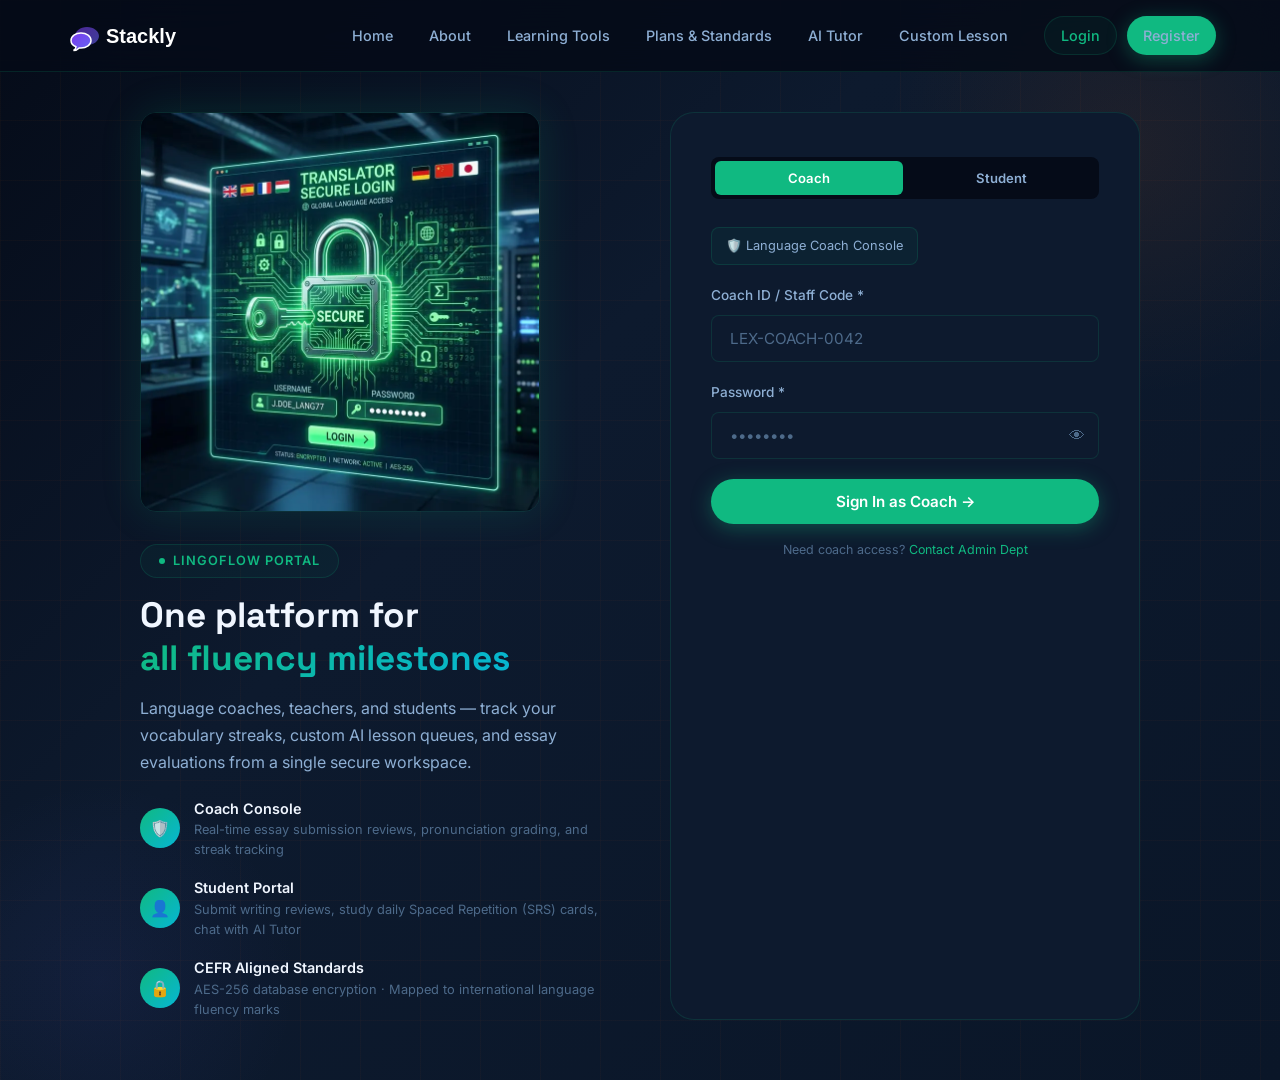
<file: login.html>
<!DOCTYPE html>
<html lang="en">
<head>
  <meta charset="UTF-8" /><meta name="viewport" content="width=device-width, initial-scale=1.0" />
  <title>Login — LingoFlow Language Labs</title>
  <meta name="description" content="Access LingoFlow's learning portals. Sign in as a language coach or student to track fluency progress." />
  <link rel="stylesheet" href="css/style.css" /><link rel="stylesheet" href="css/responsive.css" />
  <style>
    .auth-page {
      min-height: 100vh;
      display: flex; align-items: center; justify-content: center;
      background: var(--gradient-hero);
      position: relative; overflow: hidden;
      padding: calc(var(--nav-height) + 40px) 5% 60px;
    }
    .auth-page::before {
      content: ''; position: absolute; inset: 0;
      background-image: linear-gradient(rgba(249,115,22,0.03) 1px, transparent 1px), linear-gradient(90deg, rgba(249,115,22,0.03) 1px, transparent 1px);
      background-size: 60px 60px;
    }
    .auth-container { display:grid;grid-template-columns:1fr 1fr;gap:60px;max-width:1000px;width:100%;z-index:2; }
    @media(max-width:768px){.auth-container{grid-template-columns:1fr;}.auth-info{display:none;}}
    .auth-card { background:var(--bg-card);border:1px solid var(--border);border-radius:var(--radius-lg);padding:44px 40px; }
    @media(max-width:480px){.auth-card{padding:32px 24px;}}
    .portal-tabs { display:flex;gap:4px;background:var(--bg-dark);border-radius:var(--radius-sm);padding:4px;margin-bottom:28px; }
    .portal-tab { flex:1;padding:9px 6px;text-align:center;border-radius:calc(var(--radius-sm) - 2px);font-size:0.82rem;font-weight:600;cursor:pointer;transition:var(--transition);color:var(--text-secondary);border:none;background:none; }
    .portal-tab.active{background:var(--primary);color:#fff;}
    .auth-form{display:none;}
    .auth-form.active{display:block;}
    .portal-type-badge{display:inline-flex;align-items:center;gap:8px;background:var(--bg-glass2);border:1px solid var(--border);border-radius:var(--radius-sm);padding:8px 14px;font-size:0.8rem;color:var(--text-secondary);margin-bottom:20px;}
    .divider-text{display:flex;align-items:center;gap:12px;margin:18px 0;color:var(--text-muted);font-size:0.8rem;}
    .divider-text::before,.divider-text::after{content:'';flex:1;height:1px;background:var(--border);}
    .password-wrap{position:relative;}
    .password-toggle{position:absolute;right:14px;top:50%;transform:translateY(-50%);background:none;border:none;color:var(--text-muted);cursor:pointer;font-size:1rem;}
  </style>
</head>
<body>
<nav class="navbar">
  <a href="index.html" class="navbar-brand"><img src="logo.svg" alt="Stackly Logo" style="height:36px; width:auto;"></a>
  <div class="navbar-links">
    <a href="index.html">Home</a><a href="about.html">About</a><a href="devices.html">Learning Tools</a>
    <a href="services.html">Plans &amp; Standards</a><a href="innovations.html">AI Tutor</a><a href="contact.html">Custom Lesson</a>
    <div style="display:flex; gap:10px; margin-left:14px;">
      <a href="login.html" class="btn btn-ghost btn-sm" style="padding:7px 16px; border-radius:var(--radius-pill);">Login</a>
      <a href="register.html" class="btn btn-primary btn-sm" style="padding:7px 16px; border-radius:var(--radius-pill);">Register</a>
    </div>
  </div>
  <button class="navbar-mobile-toggle" id="mobileToggle"><span></span><span></span><span></span></button>
</nav>
<div class="navbar-mobile" id="mobileNav">
  <a href="index.html">Home</a><a href="about.html">About</a><a href="devices.html">Learning Tools</a>
  <a href="services.html">Plans &amp; Standards</a><a href="innovations.html">AI Tutor</a><a href="contact.html">Custom Lesson</a>
  <div class="mobile-access-section" style="display:flex; flex-direction:column; gap:10px; padding:15px; border-top:1px solid rgba(255,255,255,0.05); margin-top:10px;">
    <a href="login.html" class="btn btn-outline" style="width:100%; justify-content:center;">Login</a>
    <a href="register.html" class="btn btn-primary" style="width:100%; justify-content:center;">Register</a>
  </div>
</div>

<div class="auth-page">
  <div style="position:absolute;top:-100px;right:-100px;width:500px;height:500px;border-radius:50%;background:radial-gradient(circle,rgba(249,115,22,0.08) 0%,transparent 70%);pointer-events:none;"></div>
  <div style="position:absolute;bottom:-100px;left:-100px;width:400px;height:400px;border-radius:50%;background:radial-gradient(circle,rgba(99,102,241,0.07) 0%,transparent 70%);pointer-events:none;"></div>

  <div class="auth-container">
    <!-- Info side -->
    <div class="auth-info" style="display:flex;flex-direction:column;justify-content:center;gap:20px;">
      <div style="border-radius:var(--radius); overflow:hidden; border:1px solid var(--border); box-shadow:var(--shadow-glow); max-width:400px; margin-bottom:12px;">
        <img src="auth_illustration.webp" alt="Prompt: Secure login interface key and padlock, glowing purple security matrix, language translator mockup, high quality 3D render." style="width:100%; height:auto; display:block;">
      </div>
      <div>
        <div class="section-tag" style="margin-bottom:16px;">LingoFlow Portal</div>
        <h2 style="font-family:var(--font-heading);font-size:2.2rem;font-weight:700;line-height:1.2;margin-bottom:16px;">
          One platform for<br><span style="background:var(--gradient-primary);-webkit-background-clip:text;-webkit-text-fill-color:transparent;background-clip:text;">all fluency milestones</span>
        </h2>
        <p style="color:var(--text-secondary);line-height:1.7;">Language coaches, teachers, and students — track your vocabulary streaks, custom AI lesson queues, and essay evaluations from a single secure workspace.</p>
      </div>
      <div style="display:flex;flex-direction:column;gap:16px;">
        <div style="display:flex;align-items:center;gap:14px;">
          <div style="width:40px;height:40px;border-radius:50%;background:var(--gradient-primary);display:flex;align-items:center;justify-content:center;font-size:1rem;flex-shrink:0;">🛡️</div>
          <div><div style="font-size:0.9rem;font-weight:600;">Coach Console</div><div style="font-size:0.8rem;color:var(--text-muted);">Real-time essay submission reviews, pronunciation grading, and streak tracking</div></div>
        </div>
        <div style="display:flex;align-items:center;gap:14px;">
          <div style="width:40px;height:40px;border-radius:50%;background:var(--gradient-primary);display:flex;align-items:center;justify-content:center;font-size:1rem;flex-shrink:0;">👤</div>
          <div><div style="font-size:0.9rem;font-weight:600;">Student Portal</div><div style="font-size:0.8rem;color:var(--text-muted);">Submit writing reviews, study daily Spaced Repetition (SRS) cards, chat with AI Tutor</div></div>
        </div>
        <div style="display:flex;align-items:center;gap:14px;">
          <div style="width:40px;height:40px;border-radius:50%;background:var(--gradient-primary);display:flex;align-items:center;justify-content:center;font-size:1rem;flex-shrink:0;">🔒</div>
          <div><div style="font-size:0.9rem;font-weight:600;">CEFR Aligned Standards</div><div style="font-size:0.8rem;color:var(--text-muted);">AES-256 database encryption · Mapped to international language fluency marks</div></div>
        </div>
      </div>
    </div>

    <!-- Auth card -->
    <div class="auth-card">
      <div class="portal-tabs">
        <button class="portal-tab active" id="tabCoach">Coach</button>
        <button class="portal-tab" id="tabStudent">Student</button>
      </div>

      <!-- Coach -->
      <div class="auth-form active" id="formCoach">
        <div class="portal-type-badge">🛡️ Language Coach Console</div>
        <form id="coachLoginForm">
          <div class="form-group"><label class="form-label">Coach ID / Staff Code *</label><input type="text" class="form-control" placeholder="LEX-COACH-0042" required /></div>
          <div class="form-group"><label class="form-label">Password *</label>
            <div class="password-wrap">
              <input type="password" class="form-control" placeholder="••••••••" required style="padding-right:44px;" />
              <button type="button" class="password-toggle" onclick="const f=this.previousElementSibling;f.type=f.type==='password'?'text':'password'">👁</button>
            </div>
          </div>
          <div class="form-success" style="display:none;padding:10px;background:rgba(34,197,94,0.1);border:1px solid #22c55e;border-radius:var(--radius-sm);color:#22c55e;font-size:0.86rem;margin-bottom:12px;">✓ Access granted! Redirecting to Coach Console…</div>
          <button type="submit" class="btn btn-primary" style="width:100%;justify-content:center;">Sign In as Coach →</button>
        </form>
        <p style="text-align:center;font-size:0.78rem;color:var(--text-muted);margin-top:16px;">Need coach access? <a href="contact.html" style="color:var(--primary);">Contact Admin Dept</a></p>
      </div>

      <!-- Student -->
      <div class="auth-form" id="formStudent">
        <div class="portal-type-badge">👤 Student Portal Gate</div>
        <div id="studentLoginForm">
          <form id="studentLoginFormInner">
            <div class="form-group"><label class="form-label">Student Email *</label><input type="email" class="form-control" placeholder="student@lingoflow.edu" required /></div>
            <div class="form-group"><label class="form-label">Password *</label>
              <div class="password-wrap">
                <input type="password" class="form-control" placeholder="••••••••" required style="padding-right:44px;" />
                <button type="button" class="password-toggle" onclick="const f=this.previousElementSibling;f.type=f.type==='password'?'text':'password'">👁</button>
              </div>
            </div>
            <div style="display:flex;justify-content:flex-end;margin-bottom:16px;"><a href="404.html" style="font-size:0.8rem;color:var(--primary);">Forgot password?</a></div>
            <div class="form-success" style="display:none;padding:10px;background:rgba(34,197,94,0.1);border:1px solid #22c55e;border-radius:var(--radius-sm);color:#22c55e;font-size:0.86rem;margin-bottom:12px;">✓ Signed in! Redirecting to Student Portal…</div>
            <button type="submit" class="btn btn-primary" style="width:100%;justify-content:center;">Sign In →</button>
          </form>
          <div style="margin-top:24px;text-align:center;font-size:0.85rem;color:var(--text-secondary);">
            Don't have a student account? <a href="register.html" style="color:var(--primary);font-weight:600;">Register here</a>
          </div>
        </div>
      </div>
    </div>
  </div>
</div>

<script src="js/main.js"></script>
<script>
  // Main tab navigation
  const tabs = {
    tabCoach: 'formCoach',
    tabStudent: 'formStudent'
  };
  Object.keys(tabs).forEach(tid => {
    document.getElementById(tid).addEventListener('click', () => {
      Object.keys(tabs).forEach(t => {
        document.getElementById(t).classList.remove('active');
        document.getElementById(tabs[t]).classList.remove('active');
      });
      document.getElementById(tid).classList.add('active');
      document.getElementById(tabs[tid]).classList.add('active');
    });
  });

  // Check URL param
  const urlType = new URLSearchParams(window.location.search).get('type');
  if(urlType==='student' || urlType==='customer'){document.getElementById('tabStudent').click();}
  else if(urlType==='coach' || urlType==='admin'){document.getElementById('tabCoach').click();}

  // Handle Form Submissions to redirect to Dashboards
  document.getElementById('coachLoginForm').addEventListener('submit', function(e) {
    if(this.checkValidity()) {
      e.preventDefault();
      const staffId = this.querySelector('input[type="text"]').value;
      this.querySelector('.form-success').style.display = 'block';
      this.querySelector('button[type="submit"]').disabled = true;
      setTimeout(() => window.location.href = `dashboard.html?email=${encodeURIComponent(staffId)}`, 1200);
    }
  });

  document.getElementById('studentLoginFormInner').addEventListener('submit', function(e) {
    if(this.checkValidity()) {
      e.preventDefault();
      const email = this.querySelector('input[type="email"]').value;
      this.querySelector('.form-success').style.display = 'block';
      this.querySelector('button[type="submit"]').disabled = true;
      setTimeout(() => window.location.href = `dashboard2.html?email=${encodeURIComponent(email)}`, 1200);
    }
  });
</script>
</body>
</html>
</file>
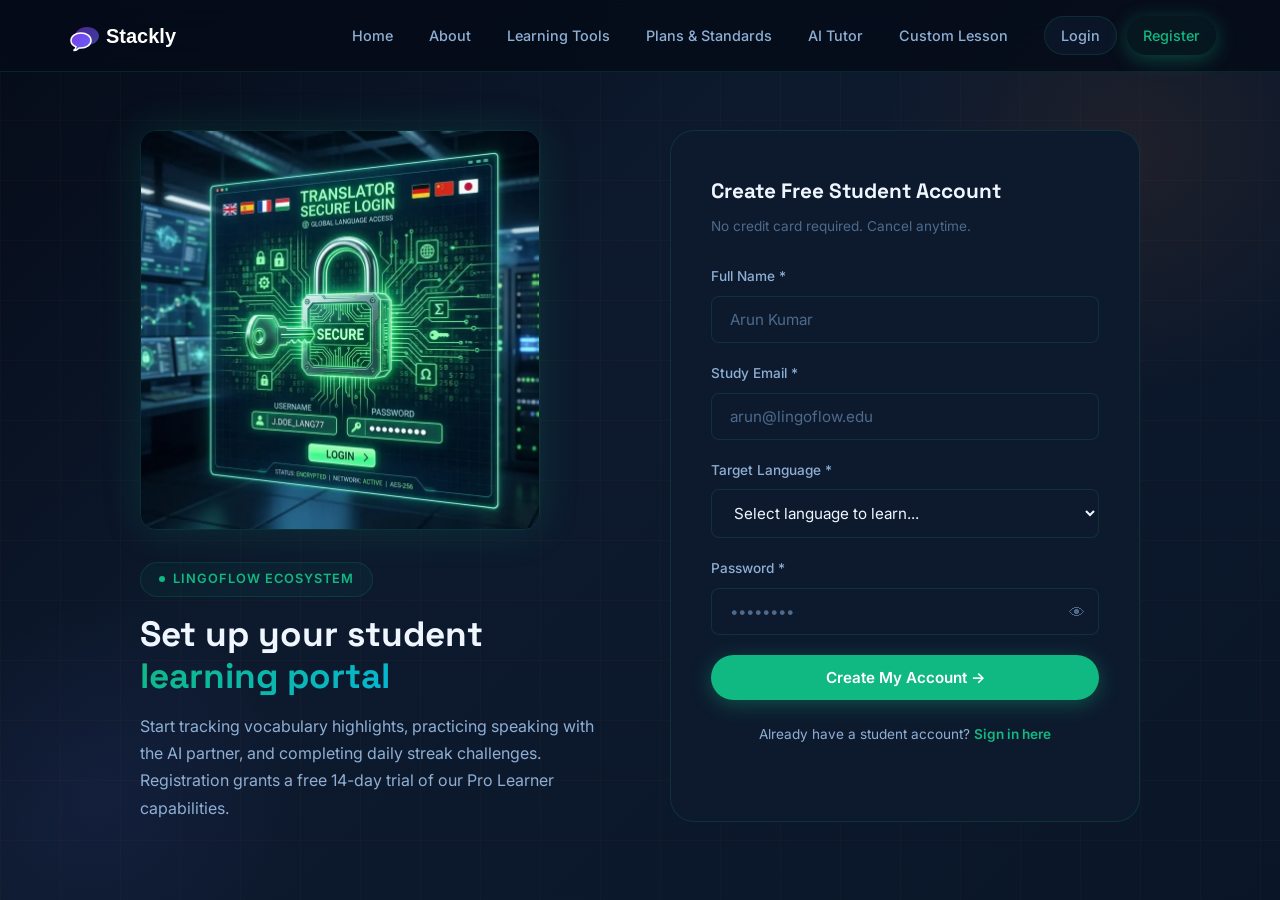
<file: register.html>
<!DOCTYPE html>
<html lang="en">
<head>
  <meta charset="UTF-8" /><meta name="viewport" content="width=device-width, initial-scale=1.0" />
  <title>Register Account — LingoFlow</title>
  <meta name="description" content="Register a LingoFlow student account. Connect with vocabulary trackers, AI chat partners, and CEFR-aligned study systems." />
  <link rel="stylesheet" href="css/style.css" /><link rel="stylesheet" href="css/responsive.css" />
  <style>
    .auth-page {
      min-height: 100vh;
      display: flex; align-items: center; justify-content: center;
      background: var(--gradient-hero);
      position: relative; overflow: hidden;
      padding: calc(var(--nav-height) + 40px) 5% 60px;
    }
    .auth-page::before {
      content: ''; position: absolute; inset: 0;
      background-image: linear-gradient(rgba(249,115,22,0.03) 1px, transparent 1px), linear-gradient(90deg, rgba(249,115,22,0.03) 1px, transparent 1px);
      background-size: 60px 60px;
    }
    .auth-container { display:grid;grid-template-columns:1fr 1fr;gap:60px;max-width:1000px;width:100%;z-index:2; }
    @media(max-width:768px){.auth-container{grid-template-columns:1fr;}.auth-info{display:none;}}
    .auth-card { background:var(--bg-card);border:1px solid var(--border);border-radius:var(--radius-lg);padding:44px 40px; }
    @media(max-width:480px){.auth-card{padding:32px 24px;}}
    .password-wrap{position:relative;}
    .password-toggle{position:absolute;right:14px;top:50%;transform:translateY(-50%);background:none;border:none;color:var(--text-muted);cursor:pointer;font-size:1rem;}
  </style>
</head>
<body>
<nav class="navbar">
  <a href="index.html" class="navbar-brand"><img src="logo.svg" alt="Stackly Logo" style="height:36px; width:auto;"></a>
  <div class="navbar-links">
    <a href="index.html">Home</a><a href="about.html">About</a><a href="devices.html">Learning Tools</a>
    <a href="services.html">Plans &amp; Standards</a><a href="innovations.html">AI Tutor</a><a href="contact.html">Custom Lesson</a>
    <div style="display:flex; gap:10px; margin-left:14px;">
      <a href="login.html" class="btn btn-ghost btn-sm" style="padding:7px 16px; border-radius:var(--radius-pill);">Login</a>
      <a href="register.html" class="btn btn-primary btn-sm" style="padding:7px 16px; border-radius:var(--radius-pill);">Register</a>
    </div>
  </div>
  <button class="navbar-mobile-toggle" id="mobileToggle"><span></span><span></span><span></span></button>
</nav>
<div class="navbar-mobile" id="mobileNav">
  <a href="index.html">Home</a><a href="about.html">About</a><a href="devices.html">Learning Tools</a>
  <a href="services.html">Plans &amp; Standards</a><a href="innovations.html">AI Tutor</a><a href="contact.html">Custom Lesson</a>
  <div class="mobile-access-section" style="display:flex; flex-direction:column; gap:10px; padding:15px; border-top:1px solid rgba(255,255,255,0.05); margin-top:10px;">
    <a href="login.html" class="btn btn-outline" style="width:100%; justify-content:center;">Login</a>
    <a href="register.html" class="btn btn-primary" style="width:100%; justify-content:center;">Register</a>
  </div>
</div>

<div class="auth-page">
  <div style="position:absolute;top:-100px;right:-100px;width:500px;height:500px;border-radius:50%;background:radial-gradient(circle,rgba(249,115,22,0.08) 0%,transparent 70%);pointer-events:none;"></div>
  <div style="position:absolute;bottom:-100px;left:-100px;width:400px;height:400px;border-radius:50%;background:radial-gradient(circle,rgba(99,102,241,0.07) 0%,transparent 70%);pointer-events:none;"></div>

  <div class="auth-container">
    <!-- Info side -->
    <div class="auth-info" style="display:flex;flex-direction:column;justify-content:center;gap:20px;">
      <div style="border-radius:var(--radius); overflow:hidden; border:1px solid var(--border); box-shadow:var(--shadow-glow); max-width:400px; margin-bottom:12px;">
        <img src="auth_illustration.webp" alt="Prompt: A student with glowing purple holographic textbook learning vocabulary, modern UI design, 3D render." style="width:100%; height:auto; display:block;">
      </div>
      <div>
        <div class="section-tag" style="margin-bottom:16px;">LingoFlow Ecosystem</div>
        <h2 style="font-family:var(--font-heading);font-size:2.2rem;font-weight:700;line-height:1.2;margin-bottom:16px;">
          Set up your student<br><span style="background:var(--gradient-primary);-webkit-background-clip:text;-webkit-text-fill-color:transparent;background-clip:text;">learning portal</span>
        </h2>
        <p style="color:var(--text-secondary);line-height:1.7;">Start tracking vocabulary highlights, practicing speaking with the AI partner, and completing daily streak challenges. Registration grants a free 14-day trial of our Pro Learner capabilities.</p>
      </div>
    </div>

    <!-- Register card -->
    <div class="auth-card">
      <h3 style="font-family:var(--font-heading);font-size:1.3rem;font-weight:700;margin-bottom:8px;color:var(--text-primary);">Create Free Student Account</h3>
      <p style="color:var(--text-muted);font-size:0.85rem;margin-bottom:28px;">No credit card required. Cancel anytime.</p>
      
      <form id="registerForm">
        <div class="form-group"><label class="form-label">Full Name *</label><input type="text" class="form-control" placeholder="Arun Kumar" required /></div>
        <div class="form-group"><label class="form-label">Study Email *</label><input type="email" class="form-control" placeholder="arun@lingoflow.edu" required /></div>
        <div class="form-group">
          <label class="form-label">Target Language *</label>
          <select class="form-control" style="background:var(--bg-card);color:var(--text-primary);" required>
            <option value="">Select language to learn...</option>
            <option>Spanish</option>
            <option>French</option>
            <option>German</option>
            <option>Japanese</option>
            <option>Italian</option>
            <option>Other</option>
          </select>
        </div>
        <div class="form-group"><label class="form-label">Password *</label>
          <div class="password-wrap">
            <input type="password" class="form-control" placeholder="••••••••" required style="padding-right:44px;" />
            <button type="button" class="password-toggle" onclick="const f=this.previousElementSibling;f.type=f.type==='password'?'text':'password'">👁</button>
          </div>
        </div>
        <div class="form-success" style="display:none;padding:10px;background:rgba(34,197,94,0.1);border:1px solid #22c55e;border-radius:var(--radius-sm);color:#22c55e;font-size:0.86rem;margin-bottom:12px;">✓ Registration successful! Redirecting to login…</div>
        <button type="submit" class="btn btn-primary" style="width:100%;justify-content:center;">Create My Account →</button>
      </form>
      
      <div style="margin-top:24px;text-align:center;font-size:0.85rem;color:var(--text-secondary);">
        Already have a student account? <a href="login.html?type=student" style="color:var(--primary);font-weight:600;">Sign in here</a>
      </div>
    </div>
  </div>
</div>

<script src="js/main.js"></script>
<script>
  document.getElementById('registerForm').addEventListener('submit', function(e) {
    if(this.checkValidity()) {
      e.preventDefault();
      const email = this.querySelector('input[type="email"]').value;
      this.querySelector('.form-success').style.display = 'block';
      this.querySelector('button[type="submit"]').disabled = true;
      setTimeout(() => window.location.href = `login.html?type=student&email=${encodeURIComponent(email)}`, 1500);
    }
  });
</script>
</body>
</html>
</file>
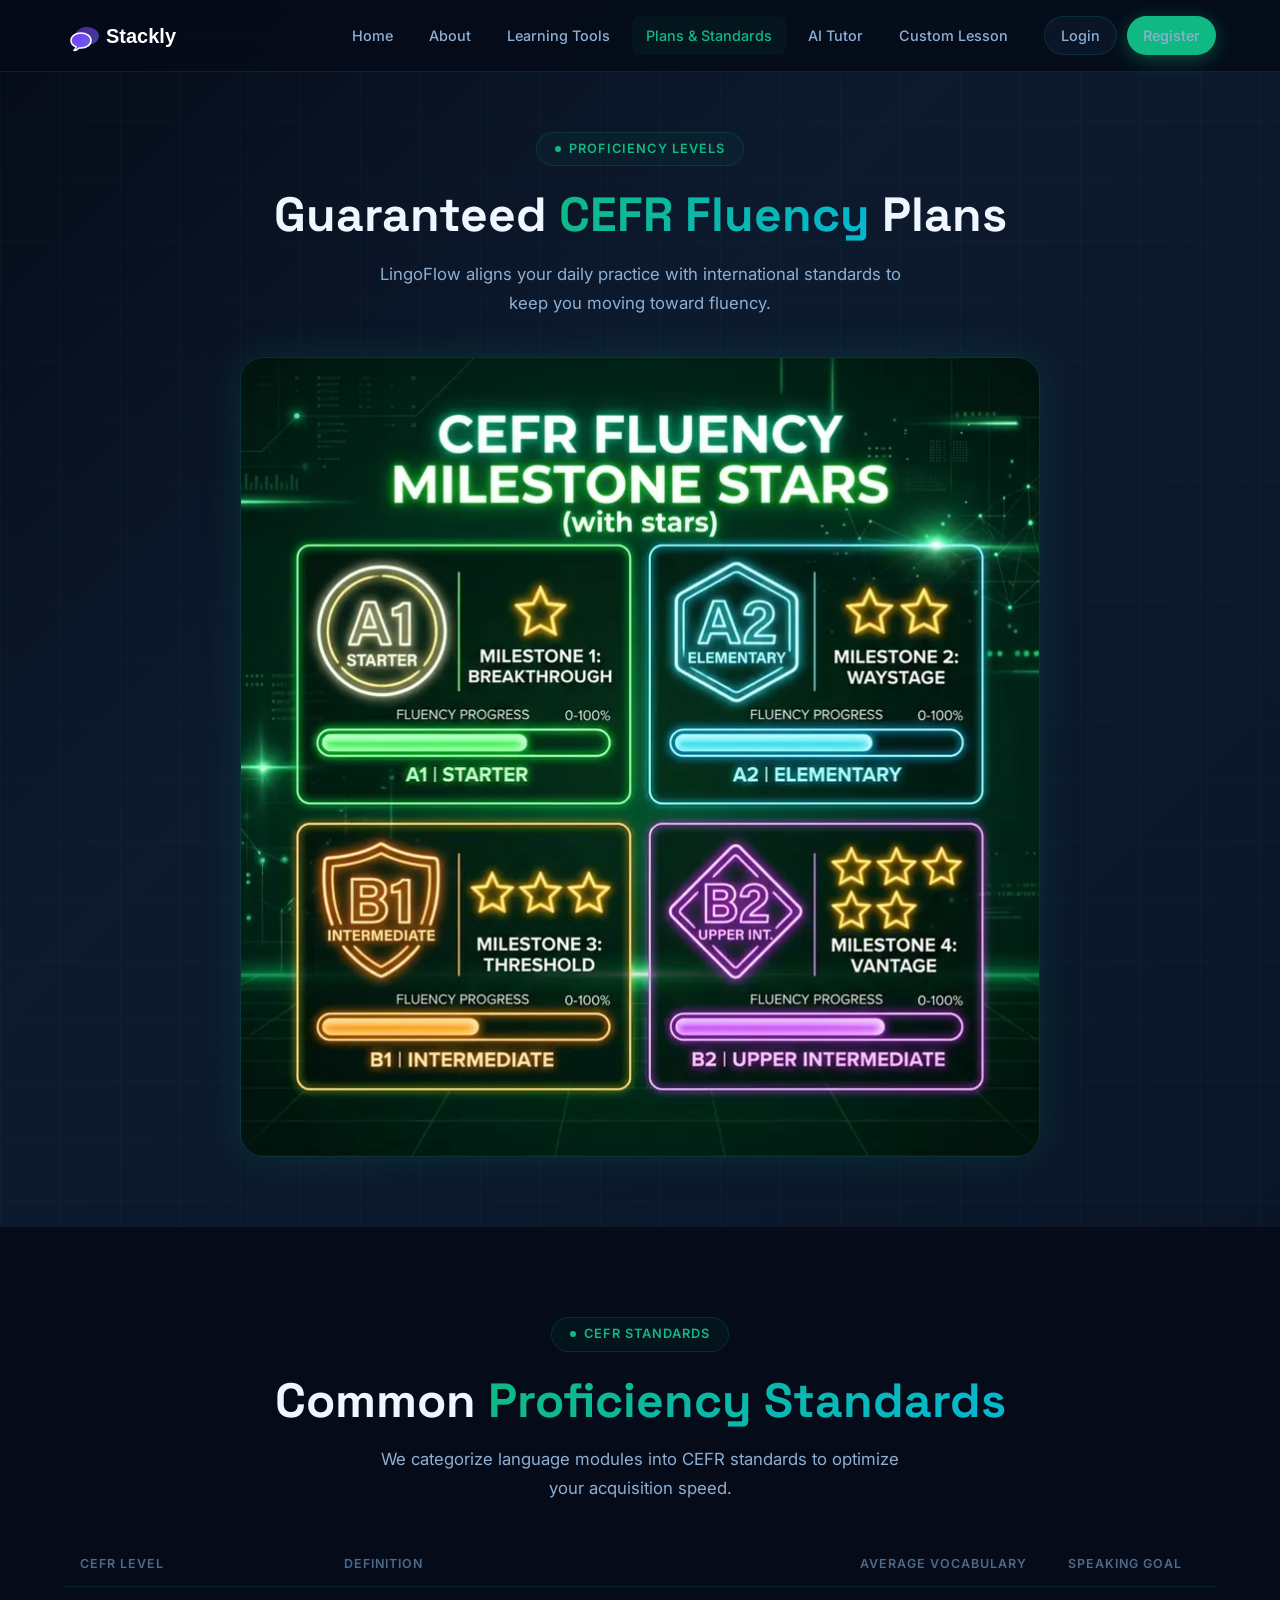
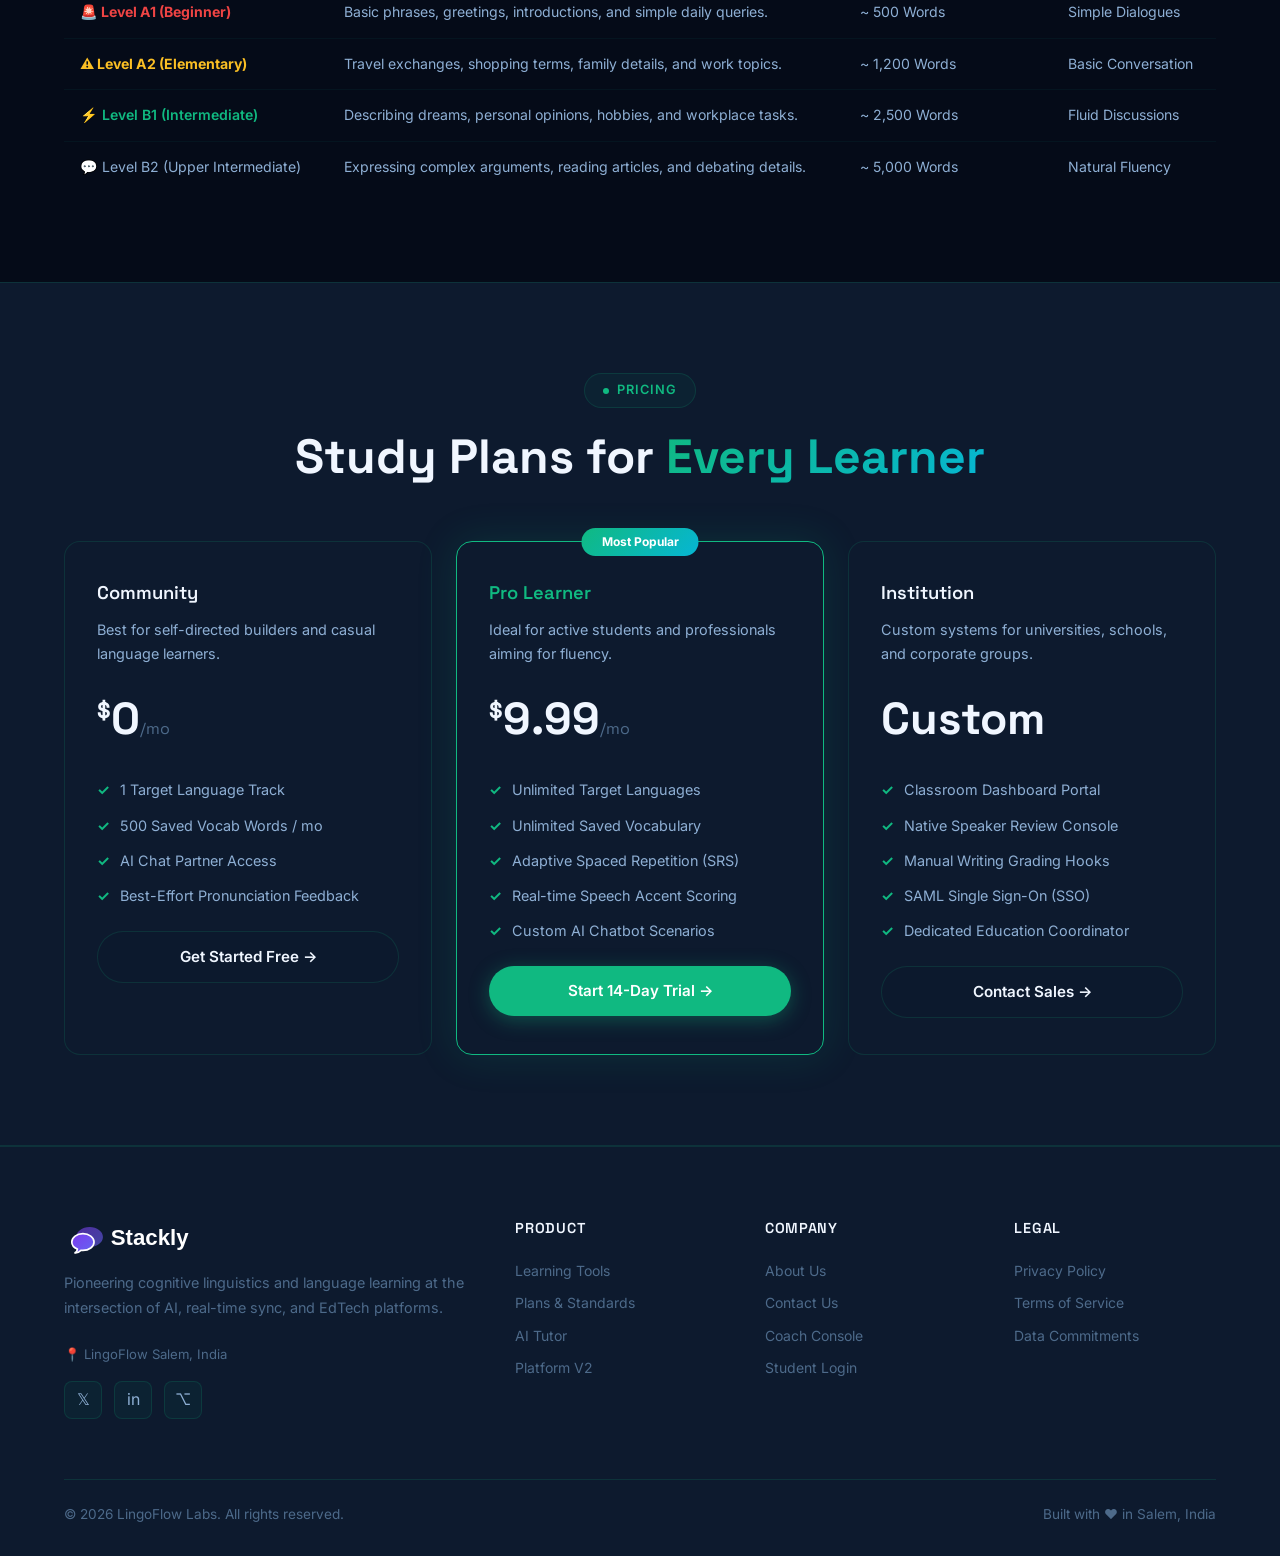
<file: services.html>
<!DOCTYPE html>
<html lang="en">
<head>
  <meta charset="UTF-8" /><meta name="viewport" content="width=device-width, initial-scale=1.0" />
  <title>Plans &amp; CEFR Standards — LingoFlow</title>
  <meta name="description" content="LingoFlow CEFR proficiency levels, pricing tables, vocabulary milestone targets, and language learning plans." />
  <link rel="stylesheet" href="css/style.css" /><link rel="stylesheet" href="css/responsive.css" />
</head>
<body>
<div id="preloader"><div class="preloader-inner"><div class="preloader-logo" style="font-family: 'Space Grotesk', sans-serif; font-weight: 700; color: #fff;">Stackly</div><div class="preloader-bar"><div class="preloader-bar-fill"></div></div></div></div>

<nav class="navbar">
  <a href="index.html" class="navbar-brand"><img src="logo.svg" alt="Stackly Logo" style="height:36px; width:auto;"></a>
  <div class="navbar-links">
    <a href="index.html">Home</a><a href="about.html">About</a>
    <a href="devices.html">Learning Tools</a><a href="services.html" class="active">Plans &amp; Standards</a>
    <a href="innovations.html">AI Tutor</a><a href="contact.html">Custom Lesson</a>
    <div style="display:flex; gap:10px; margin-left:14px;">
      <a href="login.html" class="btn btn-ghost btn-sm" style="padding:7px 16px; border-radius:var(--radius-pill);">Login</a>
      <a href="register.html" class="btn btn-primary btn-sm" style="padding:7px 16px; border-radius:var(--radius-pill);">Register</a>
    </div>
  </div>
  <button class="navbar-mobile-toggle" id="mobileToggle"><span></span><span></span><span></span></button>
</nav>
<div class="navbar-mobile" id="mobileNav">
  <a href="index.html">Home</a><a href="about.html">About</a><a href="devices.html">Learning Tools</a>
  <a href="services.html">Plans &amp; Standards</a><a href="innovations.html">AI Tutor</a><a href="contact.html">Custom Lesson</a>
  <div class="mobile-access-section" style="display:flex; flex-direction:column; gap:10px; padding:15px; border-top:1px solid rgba(255,255,255,0.05); margin-top:10px;">
    <a href="login.html" class="btn btn-outline" style="width:100%; justify-content:center;">Login</a>
    <a href="register.html" class="btn btn-primary" style="width:100%; justify-content:center;">Register</a>
  </div>
</div>

<section class="page-hero">
  <div class="page-hero-content">
    <div class="section-tag" style="margin:0 auto 20px;">Proficiency Levels</div>
    <h1 class="section-title">Guaranteed <span>CEFR Fluency</span> Plans</h1>
    <p class="section-subtitle" style="margin:0 auto;">LingoFlow aligns your daily practice with international standards to keep you moving toward fluency.</p>
    <div style="max-width:800px; margin:40px auto 0; border-radius:var(--radius-lg); overflow:hidden; border:1px solid var(--border); box-shadow:var(--shadow-glow);">
      <img src="services_hero.webp" alt="Prompt: CEFR fluency milestone stars, interactive level badges A1 A2 B1 B2, dark purple neon background, clean glassmorphic progress meters, 3D render." style="width:100%; height:auto; display:block;">
    </div>
  </div>
</section>

<!-- CEFR standards tables -->
<section class="section">
  <div class="container">
    <div class="text-center reveal">
      <div class="section-tag">CEFR Standards</div>
      <h2 class="section-title">Common <span>Proficiency Standards</span></h2>
      <p class="section-subtitle">We categorize language modules into CEFR standards to optimize your acquisition speed.</p>
    </div>
    
    <div style="margin-top:40px;overflow-x:auto;" class="reveal">
      <table class="data-table">
        <thead>
          <tr><th>CEFR Level</th><th>Definition</th><th>Average Vocabulary</th><th>Speaking Goal</th></tr>
        </thead>
        <tbody>
          <tr>
            <td style="color:#ef4444;font-weight:700;">🚨 Level A1 (Beginner)</td>
            <td>Basic phrases, greetings, introductions, and simple daily queries.</td>
            <td>~ 500 Words</td>
            <td>Simple Dialogues</td>
          </tr>
          <tr>
            <td style="color:#fbbf24;font-weight:700;">⚠️ Level A2 (Elementary)</td>
            <td>Travel exchanges, shopping terms, family details, and work topics.</td>
            <td>~ 1,200 Words</td>
            <td>Basic Conversation</td>
          </tr>
          <tr>
            <td style="color:var(--primary);font-weight:600;">⚡ Level B1 (Intermediate)</td>
            <td>Describing dreams, personal opinions, hobbies, and workplace tasks.</td>
            <td>~ 2,500 Words</td>
            <td>Fluid Discussions</td>
          </tr>
          <tr>
            <td style="color:var(--text-secondary);">💬 Level B2 (Upper Intermediate)</td>
            <td>Expressing complex arguments, reading articles, and debating details.</td>
            <td>~ 5,000 Words</td>
            <td>Natural Fluency</td>
          </tr>
        </tbody>
      </table>
    </div>
  </div>
</section>

<!-- PRICING CARDS -->
<section class="section" style="background:var(--bg-card);border-top:1px solid var(--border);border-bottom:1px solid var(--border);">
  <div class="container">
    <div class="text-center reveal">
      <div class="section-tag">Pricing</div>
      <h2 class="section-title">Study Plans for <span>Every Learner</span></h2>
    </div>
    
    <div class="grid-3" style="margin-top:56px;">
      <!-- Plan 1 -->
      <div class="pricing-card reveal">
        <h3 class="card-title">Community</h3>
        <p class="card-text" style="margin-bottom:16px;">Best for self-directed builders and casual language learners.</p>
        <div class="pricing-price"><sup>$</sup>0<span>/mo</span></div>
        <ul class="pricing-features">
          <li>1 Target Language Track</li>
          <li>500 Saved Vocab Words / mo</li>
          <li>AI Chat Partner Access</li>
          <li>Best-Effort Pronunciation Feedback</li>
        </ul>
        <a href="register.html" class="btn btn-ghost" style="width:100%;justify-content:center;">Get Started Free →</a>
      </div>
      
      <!-- Plan 2 -->
      <div class="pricing-card featured reveal reveal-delay-1">
        <h3 class="card-title" style="color:var(--primary);">Pro Learner</h3>
        <p class="card-text" style="margin-bottom:16px;">Ideal for active students and professionals aiming for fluency.</p>
        <div class="pricing-price"><sup>$</sup>9.99<span>/mo</span></div>
        <ul class="pricing-features">
          <li>Unlimited Target Languages</li>
          <li>Unlimited Saved Vocabulary</li>
          <li>Adaptive Spaced Repetition (SRS)</li>
          <li>Real-time Speech Accent Scoring</li>
          <li>Custom AI Chatbot Scenarios</li>
        </ul>
        <a href="register.html" class="btn btn-primary" style="width:100%;justify-content:center;box-shadow:var(--shadow-btn);">Start 14-Day Trial →</a>
      </div>
      
      <!-- Plan 3 -->
      <div class="pricing-card reveal reveal-delay-2">
        <h3 class="card-title">Institution</h3>
        <p class="card-text" style="margin-bottom:16px;">Custom systems for universities, schools, and corporate groups.</p>
        <div class="pricing-price">Custom</div>
        <ul class="pricing-features">
          <li>Classroom Dashboard Portal</li>
          <li>Native Speaker Review Console</li>
          <li>Manual Writing Grading Hooks</li>
          <li>SAML Single Sign-On (SSO)</li>
          <li>Dedicated Education Coordinator</li>
        </ul>
        <a href="contact.html" class="btn btn-ghost" style="width:100%;justify-content:center;">Contact Sales →</a>
      </div>
    </div>
  </div>
</section>

<!-- FOOTER -->
<footer>
  <div class="container-wide">
    <div class="footer-grid">
      <div>
        <img src="logo.svg" alt="Stackly" class="footer-brand" style="height:40px; width:auto; margin-bottom:14px;">
        <p class="footer-desc">Pioneering cognitive linguistics and language learning at the intersection of AI, real-time sync, and EdTech platforms.</p>
        <p style="font-size:0.82rem;color:var(--text-muted);margin-bottom:16px;">📍 LingoFlow Salem, India</p>
        <div class="footer-socials">
          <a href="404.html" class="footer-social-btn" title="Twitter">𝕏</a>
          <a href="404.html" class="footer-social-btn" title="LinkedIn">in</a>
          <a href="404.html" class="footer-social-btn" title="GitHub">⌥</a>
        </div>
      </div>
      <div>
        <div class="footer-col-title">Product</div>
        <div class="footer-links">
          <a href="devices.html">Learning Tools</a>
          <a href="services.html">Plans &amp; Standards</a>
          <a href="innovations.html">AI Tutor</a>
          <a href="home2.html">Platform V2</a>
        </div>
      </div>
      <div>
        <div class="footer-col-title">Company</div>
        <div class="footer-links">
          <a href="about.html">About Us</a>
          <a href="contact.html">Contact Us</a>
          <a href="dashboard.html">Coach Console</a>
          <a href="login.html">Student Login</a>
        </div>
      </div>
      <div>
        <div class="footer-col-title">Legal</div>
        <div class="footer-links">
          <a href="404.html">Privacy Policy</a>
          <a href="404.html">Terms of Service</a>
          <a href="404.html">Data Commitments</a>
        </div>
      </div>
    </div>
    <div class="footer-bottom">
      <span>© 2026 LingoFlow Labs. All rights reserved.</span>
      <span>Built with ♥ in Salem, India</span>
    </div>
  </div>
</footer>
<button id="scrollTop">↑</button>
<script src="js/main.js"></script>
</body></html>
</file>
<file: css/style.css>
/* =========================================================
   EdTech - LingoFlow  — Global Stylesheet
   ========================================================= */

@import url('https://fonts.googleapis.com/css2?family=Inter:wght@300;400;500;600;700;800;900&family=Space+Grotesk:wght@300;400;500;600;700&display=swap');

/* ── CSS Variables ─────────────────────────────────────── */
:root {
  --primary: #10b981;
  --primary-dark: #059669;
  --primary-light: #34d399;
  --secondary: #06b6d4;
  --secondary-light: #67e8f9;
  --accent: #3b82f6;
  --accent2: #f59e0b;

  --bg-dark: #050b18;
  --bg-card: #0d1a2e;
  --bg-glass: rgba(13,26,46,0.7);
  --bg-glass2: rgba(16,185,129,0.05);

  --text-primary: #f0f6ff;
  --text-secondary: #8eafd4;
  --text-muted: #4d6a8a;

  --border: rgba(16,185,129,0.15);
  --border2: rgba(6,182,212,0.2);

  --gradient-hero: linear-gradient(135deg, #050b18 0%, #0d1a2e 40%, #0a1628 100%);
  --gradient-primary: linear-gradient(135deg, #10b981, #06b6d4);
  --gradient-card: linear-gradient(135deg, rgba(16,185,129,0.08), rgba(6,182,212,0.08));

  --shadow-glow: 0 0 40px rgba(16,185,129,0.15);
  --shadow-card: 0 8px 32px rgba(0,0,0,0.4);
  --shadow-btn: 0 4px 20px rgba(16,185,129,0.35);

  --radius: 16px;
  --radius-sm: 8px;
  --radius-lg: 24px;
  --radius-pill: 50px;

  --transition: all 0.3s cubic-bezier(0.4,0,0.2,1);
  --transition-slow: all 0.6s cubic-bezier(0.4,0,0.2,1);

  --nav-height: 72px;
  --font-main: 'Inter', sans-serif;
  --font-heading: 'Space Grotesk', sans-serif;
}

/* ── Reset & Base ─────────────────────────────────────── */
*, *::before, *::after { box-sizing: border-box; margin: 0; padding: 0; }

html { scroll-behavior: smooth; font-size: 16px; }

body {
  font-family: var(--font-main);
  background-color: var(--bg-dark);
  color: var(--text-primary);
  line-height: 1.6;
  overflow-x: hidden;
  -webkit-font-smoothing: antialiased;
}

a { text-decoration: none; color: inherit; }
img { max-width: 100%; display: block; }
ul { list-style: none; }
button { cursor: pointer; font-family: inherit; }
input, textarea, select { font-family: inherit; }

/* ── Preloader ──────────────────────────────────────── */
#preloader {
  position: fixed; inset: 0;
  background: var(--bg-dark);
  display: flex; align-items: center; justify-content: center;
  z-index: 9999;
  transition: opacity 0.5s ease, visibility 0.5s ease;
}
#preloader.hidden { opacity: 0; visibility: hidden; }

.preloader-inner {
  display: flex; flex-direction: column; align-items: center; gap: 20px;
}
.preloader-logo {
  font-family: var(--font-heading);
  font-size: 2rem; font-weight: 700;
  background: var(--gradient-primary);
  -webkit-background-clip: text; -webkit-text-fill-color: transparent;
  background-clip: text;
}
.preloader-bar {
  width: 200px; height: 3px;
  background: var(--border);
  border-radius: 99px; overflow: hidden;
}
.preloader-bar-fill {
  height: 100%;
  background: var(--gradient-primary);
  border-radius: 99px;
  animation: preload 1.5s ease-in-out forwards;
}
@keyframes preload {
  0% { width: 0%; }
  100% { width: 100%; }
}

/* ── Navigation ─────────────────────────────────────── */
.navbar {
  position: fixed; top: 0; left: 0; right: 0;
  height: var(--nav-height);
  display: flex; align-items: center;
  padding: 0 5%;
  background: rgba(5,11,24,0.85);
  backdrop-filter: blur(20px);
  -webkit-backdrop-filter: blur(20px);
  border-bottom: 1px solid var(--border);
  z-index: 1000;
  transition: var(--transition);
}
.navbar.scrolled {
  background: rgba(5,11,24,0.95);
  box-shadow: var(--shadow-glow);
}

.navbar-brand {
  font-family: var(--font-heading);
  font-size: 1.5rem; font-weight: 700;
  background: var(--gradient-primary);
  -webkit-background-clip: text; -webkit-text-fill-color: transparent;
  background-clip: text;
  margin-right: auto;
  display: flex; align-items: center; gap: 10px;
  white-space: nowrap;
}
.navbar-brand .brand-icon {
  width: 36px; height: 36px;
  background: var(--gradient-primary);
  border-radius: var(--radius-sm);
  display: flex; align-items: center; justify-content: center;
  font-size: 18px;
  -webkit-text-fill-color: initial; color: #fff;
  flex-shrink: 0;
}

.navbar-links {
  display: flex; align-items: center; gap: 8px;
}
.navbar-links a {
  padding: 8px 14px;
  font-size: 0.9rem; font-weight: 500;
  color: var(--text-secondary);
  border-radius: var(--radius-sm);
  transition: var(--transition);
  white-space: nowrap;
}
.navbar-links a:hover,
.navbar-links a.active {
  color: var(--primary);
  background: var(--bg-glass2);
}

.btn-nav-login {
  padding: 9px 22px;
  background: var(--gradient-primary);
  color: #fff !important;
  border-radius: var(--radius-pill);
  font-weight: 600;
  font-size: 0.875rem;
  margin-left: 8px;
  transition: var(--transition);
  box-shadow: var(--shadow-btn);
}
.btn-nav-login:hover {
  transform: translateY(-2px);
  box-shadow: 0 8px 30px rgba(0,212,170,0.5);
}

/* ── Nav Dropdown (Access Portal) ─────────────────── */
.nav-dropdown {
  position: relative;
  margin-left: 8px;
}
.nav-dropdown-trigger {
  display: inline-flex; align-items: center; gap: 7px;
  padding: 9px 22px;
  background: var(--gradient-primary);
  color: #fff;
  border: none;
  border-radius: var(--radius-pill);
  font-weight: 600;
  font-size: 0.875rem;
  cursor: pointer;
  transition: var(--transition);
  box-shadow: var(--shadow-btn);
  font-family: var(--font-main);
  white-space: nowrap;
}
.nav-dropdown-trigger:hover {
  transform: translateY(-2px);
  box-shadow: 0 8px 30px rgba(0,212,170,0.5);
}
.nav-dropdown-trigger .caret {
  font-size: 0.65rem;
  transition: transform 0.25s ease;
  display: inline-block;
}
.nav-dropdown:hover .caret,
.nav-dropdown.open .caret { transform: rotate(180deg); }

.nav-dropdown-menu {
  position: absolute;
  top: calc(100% + 10px);
  right: 0;
  min-width: 190px;
  background: var(--bg-card);
  border: 1px solid var(--border);
  border-radius: var(--radius);
  padding: 8px;
  box-shadow: 0 16px 48px rgba(0,0,0,0.5);
  opacity: 0;
  visibility: hidden;
  transform: translateY(-8px);
  transition: opacity 0.25s ease, transform 0.25s ease, visibility 0.25s;
  z-index: 2000;
}
.nav-dropdown:hover .nav-dropdown-menu,
.nav-dropdown.open .nav-dropdown-menu {
  opacity: 1;
  visibility: visible;
  transform: translateY(0);
}
.nav-dropdown-menu a {
  display: flex; align-items: center; gap: 10px;
  padding: 11px 14px;
  border-radius: var(--radius-sm);
  font-size: 0.875rem; font-weight: 500;
  color: var(--text-secondary);
  transition: var(--transition);
  text-decoration: none;
}
.nav-dropdown-menu a:hover {
  background: var(--bg-glass2);
  color: var(--primary);
}
.nav-dropdown-menu .menu-icon {
  width: 28px; height: 28px;
  border-radius: 6px;
  background: var(--gradient-card);
  border: 1px solid var(--border);
  display: flex; align-items: center; justify-content: center;
  font-size: 0.85rem;
  flex-shrink: 0;
}
.nav-dropdown-menu .menu-divider {
  height: 1px;
  background: var(--border);
  margin: 6px 0;
}

/* Mobile dropdown items */
.mobile-access-section {
  border-top: 1px solid var(--border) !important;
  margin-top: 20px !important;
  padding-top: 20px !important;
  width: 80% !important;
  max-width: 300px !important;
  display: flex !important;
  flex-direction: column !important;
  gap: 12px !important;
}
.mobile-access-label {
  font-size: 0.72rem;
  font-weight: 700;
  letter-spacing: 0.1em;
  text-transform: uppercase;
  color: var(--text-muted);
  padding: 4px 16px 8px;
}

.navbar-mobile-toggle {
  display: none;
  flex-direction: column; gap: 5px;
  background: none; border: none; padding: 8px;
  cursor: pointer;
}
.navbar-mobile-toggle span {
  display: block;
  width: 24px; height: 2px;
  background: var(--text-primary);
  border-radius: 2px;
  transition: var(--transition);
}
.navbar-mobile-toggle.open span:nth-child(1) { transform: translateY(7px) rotate(45deg); }
.navbar-mobile-toggle.open span:nth-child(2) { opacity: 0; }
.navbar-mobile-toggle.open span:nth-child(3) { transform: translateY(-7px) rotate(-45deg); }

.navbar-mobile {
  display: none !important;
  position: fixed !important;
  top: 0 !important;
  left: 0 !important;
  right: 0 !important;
  bottom: 0 !important;
  width: 100% !important;
  height: 100vh !important;
  height: 100dvh !important;
  background: rgba(5, 11, 24, 0.99) !important;
  backdrop-filter: blur(24px) !important;
  -webkit-backdrop-filter: blur(24px) !important;
  padding: calc(var(--nav-height) + 40px) 5% 40px !important;
  z-index: 99999 !important;
  flex-direction: column !important;
  justify-content: center !important;
  align-items: center !important;
  gap: 20px !important;
  transform: scale(0.95) !important;
  opacity: 0 !important;
  transition: var(--transition) !important;
  pointer-events: none !important;
}
.navbar-mobile.open {
  display: flex !important;
  transform: scale(1) !important;
  opacity: 1 !important;
  pointer-events: all !important;
}
.navbar-mobile a {
  padding: 12px 24px !important;
  font-size: 1.3rem !important;
  font-weight: 600 !important;
  color: var(--text-secondary) !important;
  border-radius: var(--radius-sm) !important;
  transition: var(--transition) !important;
  border-left: 2px solid transparent !important;
  width: 80% !important;
  max-width: 300px !important;
  text-align: center !important;
}
.navbar-mobile a:hover,
.navbar-mobile a.active {
  color: var(--primary) !important;
  background: var(--bg-glass2) !important;
  border-left-color: var(--primary) !important;
}

/* ── Page Wrapper ─────────────────────────────────── */
.page-content { padding-top: var(--nav-height); }

/* ── Section Utilities ────────────────────────────── */
.section { padding: 90px 5%; }
.section-sm { padding: 60px 5%; }
.section-lg { padding: 120px 5%; }

.container { max-width: 1200px; margin: 0 auto; }
.container-wide { max-width: 1400px; margin: 0 auto; }

.section-tag {
  display: inline-flex; align-items: center; gap: 8px;
  background: var(--bg-glass2);
  border: 1px solid var(--border);
  border-radius: var(--radius-pill);
  padding: 6px 18px;
  font-size: 0.8rem; font-weight: 600; letter-spacing: 0.08em;
  color: var(--primary);
  text-transform: uppercase;
  margin-bottom: 20px;
}
.section-tag::before {
  content: '';
  display: block;
  width: 6px; height: 6px;
  background: var(--primary);
  border-radius: 50%;
  animation: pulse 2s ease-in-out infinite;
}
@keyframes pulse {
  0%, 100% { opacity: 1; transform: scale(1); }
  50% { opacity: 0.5; transform: scale(0.8); }
}

.section-title {
  font-family: var(--font-heading);
  font-size: clamp(2rem, 4vw, 3rem);
  font-weight: 700;
  line-height: 1.2;
  color: var(--text-primary);
  margin-bottom: 16px;
}
.section-title span {
  background: var(--gradient-primary);
  -webkit-background-clip: text; -webkit-text-fill-color: transparent;
  background-clip: text;
}
.section-subtitle {
  font-size: 1.05rem;
  color: var(--text-secondary);
  max-width: 540px;
  line-height: 1.7;
}
.text-center { text-align: center; }
.text-center .section-subtitle { margin: 0 auto; }

/* ── Buttons ─────────────────────────────────────── */
.btn {
  display: inline-flex; align-items: center; gap: 8px;
  padding: 13px 28px;
  border-radius: var(--radius-pill);
  font-size: 0.95rem; font-weight: 600;
  transition: var(--transition);
  border: none; outline: none;
}
.btn-primary {
  background: var(--primary);
  color: #fff;
  box-shadow: var(--shadow-btn);
}
.btn-primary:hover {
  background: var(--primary-dark);
  transform: translateY(-3px);
  box-shadow: 0 10px 40px rgba(249, 115, 22, 0.45);
}
.btn-outline {
  background: transparent;
  color: var(--primary);
  border: 1.5px solid var(--primary);
}
.btn-outline:hover {
  background: var(--primary);
  color: #fff;
  transform: translateY(-3px);
}
.btn-ghost {
  background: var(--bg-glass);
  color: var(--text-primary);
  border: 1px solid var(--border);
}
.btn-ghost:hover {
  background: var(--border);
  transform: translateY(-2px);
}
.btn-sm { padding: 9px 20px; font-size: 0.85rem; }
.btn-lg { padding: 16px 40px; font-size: 1.05rem; }

/* ── Cards ─────────────────────────────────────── */
.card {
  background: var(--bg-card);
  border: 1px solid var(--border);
  border-radius: var(--radius);
  padding: 28px;
  transition: var(--transition);
  position: relative;
  overflow: hidden;
}
.card::before {
  content: '';
  position: absolute;
  top: 0; left: 0; right: 0;
  height: 1px;
  background: var(--gradient-primary);
  opacity: 0;
  transition: var(--transition);
}
.card:hover {
  border-color: rgba(0,212,170,0.3);
  box-shadow: var(--shadow-glow);
  transform: translateY(-4px);
}
.card:hover::before { opacity: 1; }

.card-icon {
  width: 56px; height: 56px;
  background: var(--gradient-card);
  border: 1px solid var(--border);
  border-radius: var(--radius);
  display: flex; align-items: center; justify-content: center;
  font-size: 1.5rem;
  margin-bottom: 18px;
}
.card-title {
  font-family: var(--font-heading);
  font-size: 1.15rem; font-weight: 600;
  color: var(--text-primary);
  margin-bottom: 10px;
}
.card-text {
  font-size: 0.9rem;
  color: var(--text-secondary);
  line-height: 1.7;
}

/* ── Grids ──────────────────────────────────────── */
.grid-3 {
  display: grid;
  grid-template-columns: repeat(3, 1fr);
  gap: 24px;
}
.grid-4 {
  display: grid;
  grid-template-columns: repeat(4, 1fr);
  gap: 24px;
}
.grid-2 {
  display: grid;
  grid-template-columns: repeat(2, 1fr);
  gap: 32px;
  align-items: center;
}

/* ── Stat Block ─────────────────────────────────── */
.stat-block {
  text-align: center;
  padding: 28px 20px;
}
.stat-value {
  font-family: var(--font-heading);
  font-size: 2.5rem; font-weight: 800;
  background: var(--gradient-primary);
  -webkit-background-clip: text; -webkit-text-fill-color: transparent;
  background-clip: text;
  display: block;
}
.stat-label {
  font-size: 0.9rem;
  color: var(--text-secondary);
  margin-top: 4px;
}

/* ── Badge ──────────────────────────────────────── */
.badge {
  display: inline-flex; align-items: center; gap: 5px;
  padding: 4px 12px;
  border-radius: var(--radius-pill);
  font-size: 0.75rem; font-weight: 600;
  letter-spacing: 0.04em;
}
.badge-primary { background: rgba(0,212,170,0.15); color: var(--primary); }
.badge-purple { background: rgba(16,185,129,0.15); color: var(--secondary-light); }
.badge-blue { background: rgba(6,182,212,0.15); color: var(--accent); }
.badge-yellow { background: rgba(245,158,11,0.15); color: var(--accent2); }

/* ── Tags/Pills ─────────────────────────────────── */
.tag {
  display: inline-block;
  padding: 5px 14px;
  background: var(--bg-glass2);
  border: 1px solid var(--border);
  border-radius: var(--radius-pill);
  font-size: 0.8rem; font-weight: 500;
  color: var(--text-secondary);
  cursor: pointer;
  transition: var(--transition);
}
.tag:hover, .tag.active {
  background: var(--primary);
  border-color: var(--primary);
  color: #fff;
}

/* ── Hero Section ─────────────────────────────── */
.hero {
  min-height: 100vh;
  display: flex; align-items: center;
  padding: calc(var(--nav-height) + 40px) 5% 80px;
  position: relative;
  overflow: hidden;
  background: var(--gradient-hero);
}
.hero-bg-grid {
  position: absolute; inset: 0;
  background-image:
    linear-gradient(rgba(0,212,170,0.03) 1px, transparent 1px),
    linear-gradient(90deg, rgba(0,212,170,0.03) 1px, transparent 1px);
  background-size: 60px 60px;
  pointer-events: none;
}
.hero-orb {
  position: absolute;
  border-radius: 50%;
  filter: blur(80px);
  pointer-events: none;
}
.hero-orb-1 {
  width: 500px; height: 500px;
  background: radial-gradient(circle, rgba(0,212,170,0.12) 0%, transparent 70%);
  top: -150px; right: -100px;
}
.hero-orb-2 {
  width: 400px; height: 400px;
  background: radial-gradient(circle, rgba(16,185,129,0.1) 0%, transparent 70%);
  bottom: -100px; left: 5%;
}

.hero-content { position: relative; z-index: 2; max-width: 680px; }
.hero-label {
  display: inline-flex; align-items: center; gap: 10px;
  background: var(--bg-glass2);
  border: 1px solid var(--border);
  border-radius: var(--radius-pill);
  padding: 8px 20px;
  font-size: 0.8rem; font-weight: 600; letter-spacing: 0.1em;
  color: var(--primary);
  text-transform: uppercase;
  margin-bottom: 28px;
}
.hero-label .dot {
  width: 7px; height: 7px;
  background: var(--primary);
  border-radius: 50%;
  animation: pulse 2s infinite;
}

.hero-title {
  font-family: var(--font-heading);
  font-size: clamp(2.5rem, 6vw, 4.5rem);
  font-weight: 800;
  line-height: 1.1;
  margin-bottom: 24px;
  color: var(--text-primary);
}
.hero-title .gradient-text {
  background: var(--gradient-primary);
  -webkit-background-clip: text; -webkit-text-fill-color: transparent;
  background-clip: text;
}

.hero-desc {
  font-size: 1.1rem;
  color: var(--text-secondary);
  line-height: 1.8;
  margin-bottom: 40px;
  max-width: 560px;
}

.hero-actions {
  display: flex; gap: 16px; flex-wrap: wrap;
  align-items: center;
}

.hero-visual {
  position: absolute;
  right: 5%; top: 50%;
  transform: translateY(-50%);
  width: 480px;
  z-index: 2;
}

/* ── Ticker ─────────────────────────────────────── */
.ticker-wrap {
  background: var(--bg-card);
  border-top: 1px solid var(--border);
  border-bottom: 1px solid var(--border);
  overflow: hidden;
  padding: 14px 0;
  display: flex; align-items: center;
}
.ticker-label {
  background: var(--gradient-primary);
  color: #fff;
  padding: 4px 18px;
  font-size: 0.75rem; font-weight: 700;
  letter-spacing: 0.1em;
  text-transform: uppercase;
  white-space: nowrap;
  flex-shrink: 0;
  margin-right: 24px;
}
.ticker-track {
  display: flex; gap: 60px;
  animation: ticker 25s linear infinite;
  white-space: nowrap;
}
.ticker-track:hover { animation-play-state: paused; }
@keyframes ticker {
  0% { transform: translateX(0); }
  100% { transform: translateX(-50%); }
}
.ticker-item {
  font-size: 0.875rem;
  color: var(--text-secondary);
  display: flex; align-items: center; gap: 8px;
}
.ticker-item::before {
  content: '⬡';
  color: var(--primary);
  font-size: 0.7rem;
}

/* ── Feature Cards ─────────────────────────────── */
.feature-card {
  background: var(--gradient-card);
  border: 1px solid var(--border);
  border-radius: var(--radius);
  padding: 32px 28px;
  transition: var(--transition);
  position: relative;
  overflow: hidden;
}
.feature-card:hover {
  border-color: rgba(0,212,170,0.3);
  box-shadow: var(--shadow-glow);
  transform: translateY(-6px);
}
.feature-card-num {
  font-size: 0.75rem; font-weight: 700; letter-spacing: 0.15em;
  color: var(--text-muted);
  text-transform: uppercase;
  margin-bottom: 12px;
}

/* ── Timeline ──────────────────────────────────── */
.timeline {
  position: relative;
  padding-left: 40px;
}
.timeline::before {
  content: '';
  position: absolute;
  left: 0; top: 0; bottom: 0;
  width: 2px;
  background: var(--gradient-primary);
  border-radius: 2px;
}
.timeline-item {
  position: relative;
  padding-bottom: 40px;
}
.timeline-item::before {
  content: '';
  position: absolute;
  left: -47px; top: 4px;
  width: 14px; height: 14px;
  border-radius: 50%;
  background: var(--primary);
  border: 3px solid var(--bg-dark);
  box-shadow: 0 0 10px rgba(0,212,170,0.5);
}
.timeline-year {
  color: var(--primary);
  font-size: 0.85rem; font-weight: 700;
  margin-bottom: 6px;
}
.timeline-title {
  font-family: var(--font-heading);
  font-size: 1.05rem; font-weight: 600;
  margin-bottom: 6px;
}
.timeline-text { font-size: 0.9rem; color: var(--text-secondary); }

/* ── Team Card ─────────────────────────────────── */
.team-card { text-align: center; }
.team-avatar {
  width: 90px; height: 90px;
  border-radius: 50%;
  margin: 0 auto 16px;
  display: flex; align-items: center; justify-content: center;
  font-size: 2rem;
  background: var(--gradient-card);
  border: 2px solid var(--border);
  font-weight: 700;
  color: var(--primary);
  font-family: var(--font-heading);
}
.team-name {
  font-family: var(--font-heading);
  font-size: 1rem; font-weight: 600;
  margin-bottom: 4px;
}
.team-role {
  font-size: 0.85rem;
  color: var(--primary);
}

/* ── Process Steps ─────────────────────────────── */
.step-number {
  width: 52px; height: 52px;
  border-radius: 50%;
  display: flex; align-items: center; justify-content: center;
  font-family: var(--font-heading);
  font-size: 1.2rem; font-weight: 700;
  background: var(--gradient-primary);
  color: #fff;
  margin-bottom: 16px;
  flex-shrink: 0;
}

/* ── Forms ─────────────────────────────────────── */
.form-group { margin-bottom: 20px; }
.form-label {
  display: block; font-size: 0.85rem; font-weight: 500;
  color: var(--text-secondary);
  margin-bottom: 8px;
}
.form-control {
  width: 100%; padding: 13px 18px;
  background: var(--bg-card);
  border: 1px solid var(--border);
  border-radius: var(--radius-sm);
  color: var(--text-primary);
  font-size: 0.95rem;
  transition: var(--transition);
  outline: none;
}
.form-control:focus {
  border-color: var(--primary);
  box-shadow: 0 0 0 3px rgba(0,212,170,0.1);
}
.form-control::placeholder { color: var(--text-muted); }

textarea.form-control { resize: vertical; min-height: 120px; }

/* ── Accordion / FAQ ────────────────────────────── */
.accordion-item {
  border: 1px solid var(--border);
  border-radius: var(--radius-sm);
  overflow: hidden;
  margin-bottom: 12px;
}
.accordion-header {
  width: 100%; padding: 18px 22px;
  display: flex; justify-content: space-between; align-items: center;
  background: var(--bg-card);
  border: none; color: var(--text-primary);
  font-size: 0.95rem; font-weight: 500;
  cursor: pointer;
  transition: var(--transition);
}
.accordion-header:hover { background: var(--bg-glass2); }
.accordion-header .chevron {
  transition: var(--transition);
  color: var(--primary);
  font-size: 0.8rem;
}
.accordion-item.open .accordion-header .chevron {
  transform: rotate(180deg);
}
.accordion-body {
  max-height: 0; overflow: hidden;
  transition: max-height 0.35s ease, padding 0.35s ease;
  background: var(--bg-card);
  padding: 0 22px;
  font-size: 0.9rem;
  color: var(--text-secondary);
  line-height: 1.7;
}
.accordion-item.open .accordion-body {
  max-height: 200px;
  padding: 16px 22px 20px;
}

/* ── Pricing Cards ───────────────────────────── */
.pricing-card {
  background: var(--bg-card);
  border: 1px solid var(--border);
  border-radius: var(--radius);
  padding: 36px 32px;
  transition: var(--transition);
  position: relative;
}
.pricing-card.featured {
  border-color: var(--primary);
  box-shadow: var(--shadow-glow);
}
.pricing-card.featured::before {
  content: 'Most Popular';
  position: absolute;
  top: -14px; left: 50%;
  transform: translateX(-50%);
  background: var(--gradient-primary);
  color: #fff;
  padding: 4px 20px;
  border-radius: var(--radius-pill);
  font-size: 0.75rem; font-weight: 700;
  white-space: nowrap;
}
.pricing-price {
  font-family: var(--font-heading);
  font-size: 2.8rem; font-weight: 800;
  color: var(--text-primary);
}
.pricing-price sup { font-size: 1.4rem; vertical-align: super; }
.pricing-price span { font-size: 1rem; color: var(--text-muted); font-weight: 400; }
.pricing-features {
  margin: 24px 0;
  display: flex; flex-direction: column; gap: 12px;
}
.pricing-features li {
  display: flex; align-items: center; gap: 10px;
  font-size: 0.9rem; color: var(--text-secondary);
}
.pricing-features li::before { content: '✓'; color: var(--primary); font-weight: 700; }

/* ── CTA Banner ─────────────────────────────── */
.cta-banner {
  background: var(--gradient-card);
  border: 1px solid var(--border);
  border-radius: var(--radius-lg);
  padding: 70px 60px;
  text-align: center;
  position: relative;
  overflow: hidden;
}
.cta-banner::before {
  content: '';
  position: absolute;
  inset: 0;
  background: var(--gradient-primary);
  opacity: 0.04;
}

/* ── Footer ─────────────────────────────────── */
footer {
  background: var(--bg-card);
  border-top: 1px solid var(--border);
  padding: 70px 5% 30px;
}
.footer-grid {
  display: grid;
  grid-template-columns: 2fr 1fr 1fr 1fr;
  gap: 48px;
  margin-bottom: 60px;
}
.footer-brand {
  font-family: var(--font-heading);
  font-size: 1.4rem; font-weight: 700;
  background: var(--gradient-primary);
  -webkit-background-clip: text; -webkit-text-fill-color: transparent;
  background-clip: text;
  margin-bottom: 14px;
}
.footer-desc {
  font-size: 0.9rem;
  color: var(--text-muted);
  line-height: 1.7;
  margin-bottom: 24px;
}
.footer-socials {
  display: flex; gap: 12px;
}
.footer-social-btn {
  width: 38px; height: 38px;
  border-radius: var(--radius-sm);
  background: var(--bg-glass2);
  border: 1px solid var(--border);
  display: flex; align-items: center; justify-content: center;
  font-size: 1rem;
  color: var(--text-secondary);
  transition: var(--transition);
  cursor: pointer;
}
.footer-social-btn:hover {
  background: var(--primary);
  border-color: var(--primary);
  color: #fff;
  transform: translateY(-3px);
}
.footer-col-title {
  font-family: var(--font-heading);
  font-size: 0.9rem; font-weight: 600; letter-spacing: 0.05em;
  color: var(--text-primary);
  text-transform: uppercase;
  margin-bottom: 20px;
}
.footer-links {
  display: flex; flex-direction: column; gap: 10px;
}
.footer-links a {
  font-size: 0.875rem;
  color: var(--text-muted);
  transition: var(--transition);
}
.footer-links a:hover { color: var(--primary); padding-left: 4px; }

.footer-bottom {
  border-top: 1px solid var(--border);
  padding-top: 24px;
  display: flex; justify-content: space-between; align-items: center;
  font-size: 0.85rem;
  color: var(--text-muted);
  flex-wrap: wrap;
  gap: 12px;
}

/* ── Scroll To Top ────────────────────────────── */
#scrollTop {
  position: fixed; bottom: 30px; right: 30px;
  width: 46px; height: 46px;
  background: var(--gradient-primary);
  border: none; border-radius: 50%;
  color: #fff; font-size: 1.2rem;
  display: none; align-items: center; justify-content: center;
  cursor: pointer; z-index: 900;
  box-shadow: var(--shadow-btn);
  transition: var(--transition);
}
#scrollTop.show { display: flex; }
#scrollTop:hover { transform: translateY(-4px); }

/* ── Reveal Animations ─────────────────────────── */
.reveal {
  opacity: 0;
  transform: translateY(30px);
  transition: opacity 0.7s ease, transform 0.7s ease;
}
.reveal.visible {
  opacity: 1;
  transform: translateY(0);
}
.reveal-delay-1 { transition-delay: 0.1s; }
.reveal-delay-2 { transition-delay: 0.2s; }
.reveal-delay-3 { transition-delay: 0.3s; }
.reveal-delay-4 { transition-delay: 0.4s; }

/* ── Divider ──────────────────────────────────── */
.divider {
  height: 1px;
  background: var(--border);
  margin: 0 5%;
}
.divider-gradient {
  height: 1px;
  background: linear-gradient(90deg, transparent, var(--primary), transparent);
  margin: 0 5%;
  opacity: 0.4;
}

/* ── Glassmorphism boxes ──────────────────────── */
.glass-box {
  background: var(--bg-glass);
  backdrop-filter: blur(20px);
  border: 1px solid var(--border);
  border-radius: var(--radius);
}

/* ── Page Hero (non-home) ─────────────────────── */
.page-hero {
  padding: calc(var(--nav-height) + 60px) 5% 70px;
  text-align: center;
  background: var(--gradient-hero);
  position: relative;
  overflow: hidden;
}
.page-hero::after {
  content: '';
  position: absolute; inset: 0;
  background-image:
    linear-gradient(rgba(0,212,170,0.03) 1px, transparent 1px),
    linear-gradient(90deg, rgba(0,212,170,0.03) 1px, transparent 1px);
  background-size: 60px 60px;
}
.page-hero-content { position: relative; z-index: 2; }

/* ── Dashboard ─────────────────────────────────── */
.dashboard-layout {
  display: grid;
  grid-template-columns: 260px 1fr;
  min-height: calc(100vh - var(--nav-height));
  margin-top: var(--nav-height);
}
.dashboard-sidebar {
  background: var(--bg-card);
  border-right: 1px solid var(--border);
  padding: 30px 20px;
  position: sticky; top: var(--nav-height);
  height: calc(100vh - var(--nav-height));
  overflow-y: auto;
}
.sidebar-nav-item {
  display: flex; align-items: center; gap: 12px;
  padding: 11px 14px;
  border-radius: var(--radius-sm);
  color: var(--text-secondary);
  font-size: 0.9rem; font-weight: 500;
  cursor: pointer;
  transition: var(--transition);
  margin-bottom: 4px;
}
.sidebar-nav-item:hover,
.sidebar-nav-item.active {
  background: var(--bg-glass2);
  color: var(--primary);
}
.sidebar-nav-item .icon { font-size: 1.1rem; }

.dashboard-main { padding: 32px; overflow-y: auto; }
.dashboard-header {
  display: flex;
  justify-content: space-between;
  align-items: flex-start;
  flex-wrap: wrap;
  gap: 16px;
  margin-bottom: 32px;
}
.dashboard-title {
  font-family: var(--font-heading);
  font-size: 1.6rem; font-weight: 700;
}
.dashboard-subtitle { color: var(--text-secondary); font-size: 0.9rem; }

/* Dashboard responsive helper classes */
.dashboard-double-grid {
  display: grid;
  grid-template-columns: 2fr 1fr;
  gap: 20px;
  margin-bottom: 24px;
}

.dashboard-form-grid {
  display: grid;
  grid-template-columns: 1fr 1fr;
  gap: 16px;
  margin-bottom: 12px;
}

.dashboard-banner {
  border-radius: var(--radius);
  overflow: hidden;
  border: 1px solid var(--border);
  box-shadow: var(--shadow-glow);
  margin-bottom: 28px;
  background: linear-gradient(135deg, var(--bg-card), var(--bg-dark));
  display: flex;
  justify-content: space-between;
  align-items: center;
  padding: 20px 30px;
  position: relative;
  min-height: 140px;
}

.dashboard-banner-content {
  position: relative;
  z-index: 2;
  flex: 1;
}

.dashboard-banner-image {
  height: 140px;
  width: 220px;
  display: flex;
  align-items: center;
  opacity: 0.85;
  margin-right: -30px;
  flex-shrink: 0;
}

.dashboard-banner-image img {
  height: 100%;
  width: 100%;
  object-fit: cover;
  border-radius: 0 var(--radius) var(--radius) 0;
}

.metrics-grid {
  display: grid;
  grid-template-columns: repeat(4, 1fr);
  gap: 20px;
  margin-bottom: 28px;
}
.metric-card {
  background: var(--bg-card);
  border: 1px solid var(--border);
  border-radius: var(--radius);
  padding: 22px 20px;
  transition: var(--transition);
}
.metric-card:hover { transform: translateY(-3px); box-shadow: var(--shadow-glow); }
.metric-label {
  font-size: 0.8rem; font-weight: 500; color: var(--text-muted);
  text-transform: uppercase; letter-spacing: 0.08em;
  margin-bottom: 10px;
}
.metric-value {
  font-family: var(--font-heading);
  font-size: 2rem; font-weight: 700;
  color: var(--primary);
}
.metric-change {
  font-size: 0.8rem; margin-top: 6px;
  display: flex; align-items: center; gap: 4px;
}
.metric-change.up { color: #22c55e; }
.metric-change.down { color: #ef4444; }

/* Chart Placeholder */
.chart-container {
  background: var(--bg-card);
  border: 1px solid var(--border);
  border-radius: var(--radius);
  padding: 24px;
  margin-bottom: 24px;
}
.chart-title {
  font-family: var(--font-heading);
  font-size: 1rem; font-weight: 600;
  margin-bottom: 20px;
  display: flex; justify-content: space-between; align-items: center;
}
.chart-bars {
  display: flex; align-items: flex-end; gap: 8px;
  height: 160px;
}
.chart-bar {
  flex: 1; border-radius: 4px 4px 0 0;
  background: var(--gradient-primary);
  opacity: 0.7;
  transition: opacity 0.2s;
  min-height: 10px;
}
.chart-bar:hover { opacity: 1; }

/* Table */
.data-table {
  width: 100%;
  border-collapse: collapse;
}
.data-table th {
  text-align: left;
  padding: 12px 16px;
  font-size: 0.78rem; font-weight: 600;
  color: var(--text-muted);
  text-transform: uppercase; letter-spacing: 0.08em;
  border-bottom: 1px solid var(--border);
}
.data-table td {
  padding: 14px 16px;
  font-size: 0.88rem;
  color: var(--text-secondary);
  border-bottom: 1px solid rgba(0,212,170,0.05);
}
.data-table tr:hover td { background: var(--bg-glass2); }
.data-table tr:last-child td { border-bottom: none; }

/* ── Breadcrumb ─────────────────────────────── */
.breadcrumb {
  display: flex; align-items: center; gap: 8px;
  font-size: 0.85rem; color: var(--text-muted);
  margin-bottom: 12px;
}
.breadcrumb a { color: var(--primary); }
.breadcrumb span { color: var(--text-muted); }

/* ── Toast Notifications ─────────────────────── */
.toast-container {
  position: fixed;
  bottom: 24px;
  right: 24px;
  display: flex;
  flex-direction: column;
  gap: 12px;
  z-index: 10000;
  max-width: 380px;
  width: 100%;
  pointer-events: none;
}
.toast-notification {
  pointer-events: auto;
  background: var(--bg-card);
  border: 1px solid var(--border);
  box-shadow: 0 12px 40px rgba(0,0,0,0.5), var(--shadow-glow);
  padding: 16px 20px;
  border-radius: var(--radius);
  display: flex;
  align-items: flex-start;
  gap: 14px;
  transform: translateX(120%);
  animation: slideInToast 0.4s cubic-bezier(0.34, 1.56, 0.64, 1) forwards;
  position: relative;
  overflow: hidden;
  transition: var(--transition);
}
.toast-notification::before {
  content: '';
  position: absolute;
  left: 0; top: 0; bottom: 0;
  width: 4px;
  background: var(--gradient-primary);
}
.toast-notification.closing {
  animation: slideOutToast 0.3s ease forwards;
}
@keyframes slideInToast {
  to { transform: translateX(0); }
}
@keyframes slideOutToast {
  to { transform: translateX(120%); opacity: 0; }
}

/* ── Sliding Ticket Drawer ───────────────────── */
.drawer-overlay {
  position: fixed;
  inset: 0;
  background: rgba(5,11,24,0.7);
  backdrop-filter: blur(8px);
  z-index: 9998;
  opacity: 0;
  visibility: hidden;
  transition: var(--transition);
}
.drawer-overlay.open {
  opacity: 1;
  visibility: visible;
}
.ticket-drawer {
  position: fixed;
  top: 0;
  right: 0;
  bottom: 0;
  width: 460px;
  max-width: 100%;
  background: var(--bg-card);
  border-left: 1px solid var(--border);
  box-shadow: -10px 0 40px rgba(0,0,0,0.6);
  z-index: 9999;
  transform: translateX(100%);
  transition: transform 0.4s cubic-bezier(0.16, 1, 0.3, 1);
  display: flex;
  flex-direction: column;
}
.ticket-drawer.open {
  transform: translateX(0);
}
.drawer-header {
  padding: 24px;
  border-bottom: 1px solid var(--border);
  display: flex;
  justify-content: space-between;
  align-items: center;
}
.drawer-body {
  padding: 24px;
  flex: 1;
  overflow-y: auto;
}
.drawer-footer {
  padding: 20px 24px;
  border-top: 1px solid var(--border);
  display: flex;
  gap: 12px;
  background: var(--bg-dark);
}

/* ── AI Chat Widget ─────────────────────────── */
.chat-container {
  display: flex;
  flex-direction: column;
  height: 350px;
  background: var(--bg-dark);
  border: 1px solid var(--border);
  border-radius: var(--radius);
  overflow: hidden;
}
.chat-messages {
  flex: 1;
  padding: 16px;
  overflow-y: auto;
  display: flex;
  flex-direction: column;
  gap: 12px;
}
.chat-bubble {
  max-width: 80%;
  padding: 10px 16px;
  border-radius: var(--radius);
  font-size: 0.88rem;
  line-height: 1.5;
  animation: messagePop 0.3s cubic-bezier(0.34, 1.56, 0.64, 1) forwards;
  transform-origin: left bottom;
}
.chat-bubble.bot {
  background: var(--bg-card);
  border: 1px solid var(--border);
  color: var(--text-primary);
  align-self: flex-start;
}
.chat-bubble.user {
  background: var(--gradient-primary);
  color: #fff;
  align-self: flex-end;
  transform-origin: right bottom;
}
@keyframes messagePop {
  from { transform: scale(0.8); opacity: 0; }
  to { transform: scale(1); opacity: 1; }
}
.typing-dots {
  display: inline-flex;
  gap: 4px;
  align-items: center;
  padding: 10px 16px;
}
.typing-dot {
  width: 6px;
  height: 6px;
  background: var(--text-muted);
  border-radius: 50%;
  animation: typingBounce 1.4s infinite ease-in-out both;
}
.typing-dot:nth-child(1) { animation-delay: -0.32s; }
.typing-dot:nth-child(2) { animation-delay: -0.16s; }
@keyframes typingBounce {
  0%, 80%, 100% { transform: scale(0); }
  40% { transform: scale(1); }
}
.chat-input-area {
  display: flex;
  border-top: 1px solid var(--border);
  background: var(--bg-card);
}
.chat-input {
  flex: 1;
  background: transparent;
  border: none;
  padding: 14px 18px;
  color: var(--text-primary);
  outline: none;
  font-size: 0.9rem;
}
.chat-send-btn {
  background: none;
  border: none;
  color: var(--primary);
  padding: 0 20px;
  font-weight: 600;
  transition: var(--transition);
}
.chat-send-btn:hover {
  color: var(--secondary-light);
  transform: scale(1.05);
}

/* ── SLA and Ticket Row Actions ─────────────── */
.sla-timer {
  font-family: monospace;
  font-weight: bold;
  letter-spacing: 0.05em;
}
.sla-timer.warning {
  color: #fbbf24;
  animation: pulseYellow 1.5s infinite;
}
.sla-timer.danger {
  color: #ef4444;
  animation: pulseRed 1s infinite;
}
@keyframes pulseYellow {
  0%, 100% { opacity: 1; }
  50% { opacity: 0.6; }
}
@keyframes pulseRed {
  0%, 100% { opacity: 1; }
  50% { opacity: 0.4; }
}
.ticket-row {
  transition: var(--transition);
  cursor: pointer;
}
.ticket-row.updating {
  background: rgba(34, 197, 94, 0.15) !important;
}
.ticket-row.resolved {
  opacity: 0.65;
}
.badge-red {
  background: rgba(239, 68, 68, 0.15);
  color: #ef4444;
}
.badge-green {
  background: rgba(34, 197, 94, 0.15);
  color: #22c55e;
}
.badge-orange {
  background: rgba(249, 115, 22, 0.15);
  color: #f97316;
}

/* Telemetry alerts styles */
.telemetry-alert {
  display: flex;
  align-items: center;
  gap: 14px;
  padding: 14px;
  background: rgba(239, 68, 68, 0.06);
  border: 1px solid rgba(239, 68, 68, 0.2);
  border-radius: var(--radius-sm);
  margin-bottom: 12px;
}
.telemetry-alert.warning {
  background: rgba(245, 158, 11, 0.06);
  border-color: rgba(245, 158, 11, 0.2);
}
.telemetry-alert-icon {
  width: 40px;
  height: 40px;
  background: rgba(239, 68, 68, 0.15);
  border-radius: 50%;
  display: flex;
  align-items: center;
  justify-content: center;
  flex-shrink: 0;
}
.telemetry-alert.warning .telemetry-alert-icon {
  background: rgba(245, 158, 11, 0.15);
}
.telemetry-alert-content {
  flex: 1;
}
.telemetry-alert-title {
  font-size: 0.9rem;
  font-weight: 600;
  color: var(--text-primary);
}
.telemetry-alert-desc {
  font-size: 0.8rem;
  color: var(--text-muted);
}
</file>
<file: css/responsive.css>
/* =========================================================
   EdTech - LingoFlow  — Responsive Styles
   ========================================================= */

/* ── Large Desktop – 1400px+ ─────────────────────────── */
@media (max-width: 1400px) {
  .hero-visual { width: 400px; right: 3%; }
}

/* ── Desktop 1200px ─────────────────────────────────── */
@media (max-width: 1200px) {
  .section { padding: 70px 4%; }
  .section-lg { padding: 90px 4%; }
  .hero { padding: calc(var(--nav-height) + 30px) 4% 70px; }

  .hero-title { font-size: clamp(2rem, 5vw, 3.5rem); }
  .hero-visual { width: 340px; }

  .grid-4 { grid-template-columns: repeat(2, 1fr); }

  .metrics-grid { grid-template-columns: repeat(2, 1fr); }

  .footer-grid { grid-template-columns: 1.5fr 1fr 1fr 1fr; gap: 32px; }
}

/* ── Tablet 1024px ───────────────────────────────────── */
@media (max-width: 1024px) {
  :root { --nav-height: 64px; }

  .navbar-links { display: none; }
  .navbar-mobile-toggle { display: flex; }

  .hero { flex-direction: column; text-align: center; align-items: center; }
  .hero-content { max-width: 100%; }
  .hero-actions { justify-content: center; }
  .hero-desc { max-width: 100%; }
  .hero-visual {
    position: relative;
    right: auto; top: auto; transform: none;
    width: 100%; max-width: 420px;
    margin-top: 48px;
  }

  .grid-3 { grid-template-columns: repeat(2, 1fr); }
  .grid-2 { grid-template-columns: 1fr; }

  .footer-grid { grid-template-columns: 1fr 1fr; }

  .dashboard-layout {
    grid-template-columns: 1fr;
  }
  .dashboard-sidebar {
    position: static;
    height: auto;
    width: 100% !important;
    display: flex; flex-wrap: wrap; gap: 8px;
    padding: 12px 20px;
    background: rgba(13,26,46,0.8) !important;
    border-right: none !important;
    border-bottom: 1px solid var(--border);
    flex-shrink: 1 !important;
  }
  .dashboard-sidebar .sidebar-logo,
  .dashboard-sidebar .sidebar-section-title {
    display: none !important;
  }
  .sidebar-nav-item {
    flex: 0 0 auto;
    margin-bottom: 0;
    padding: 8px 12px;
    font-size: 0.8rem;
  }
  .dashboard-main {
    padding: 20px;
    width: 100%;
    box-sizing: border-box;
  }
  .dashboard-double-grid {
    grid-template-columns: 1fr;
  }
  .dashboard-banner {
    flex-direction: column;
    align-items: flex-start;
    padding: 24px 20px;
    gap: 16px;
    min-height: auto;
  }
  .dashboard-banner-content {
    padding-right: 0;
  }
  .dashboard-banner-image {
    display: none;
  }
}

/* ── Tablet Small 768px ─────────────────────────────── */
@media (max-width: 768px) {
  .section { padding: 60px 5%; }
  .section-sm { padding: 40px 5%; }
  .section-lg { padding: 70px 5%; }

  .section-title { font-size: clamp(1.6rem, 5vw, 2.4rem); }

  .hero-label { font-size: 0.75rem; }
  .hero-title { font-size: clamp(1.8rem, 6vw, 2.8rem); }
  .hero-desc { font-size: 1rem; }
  .hero-actions { flex-direction: column; align-items: center; width: 100%; }
  .hero-actions .btn { width: 100%; max-width: 300px; justify-content: center; }

  .grid-3 { grid-template-columns: 1fr; }

  .cta-banner { padding: 48px 28px; }

  .footer-grid { grid-template-columns: 1fr 1fr; gap: 32px; }

  .metrics-grid { grid-template-columns: 1fr 1fr; }

  .pricing-card { margin-bottom: 16px; }

  .dashboard-form-grid { grid-template-columns: 1fr; }

  /* Responsive Tables as Cards on Mobile */
  .data-table, .data-table thead, .data-table tbody, .data-table th, .data-table td, .data-table tr {
    display: block !important;
  }
  .data-table thead {
    display: none !important;
  }
  .data-table tr {
    margin-bottom: 16px !important;
    border: 1px solid var(--border) !important;
    border-radius: var(--radius-sm) !important;
    background: var(--bg-card) !important;
    padding: 12px !important;
  }
  .data-table td {
    border: none !important;
    padding: 8px 0 !important;
    display: flex !important;
    justify-content: space-between !important;
    align-items: center !important;
    font-size: 0.85rem !important;
    border-bottom: 1px solid rgba(255,255,255,0.03) !important;
    text-align: right !important;
    word-break: break-word !important;
  }
  .data-table td:last-child {
    border-bottom: none !important;
  }
  .data-table td::before {
    font-weight: 600 !important;
    color: var(--text-muted) !important;
    font-size: 0.72rem !important;
    text-transform: uppercase !important;
    letter-spacing: 0.05em !important;
    margin-right: 12px !important;
    text-align: left !important;
    flex-shrink: 0 !important;
  }

  /* Specific labels for Coach Table */
  .filterable-section .data-table td:nth-of-type(1)::before { content: "Exercise ID"; }
  .filterable-section .data-table td:nth-of-type(2)::before { content: "Student"; }
  .filterable-section .data-table td:nth-of-type(3)::before { content: "Topic"; }
  .filterable-section .data-table td:nth-of-type(4)::before { content: "CEFR Level"; }
  .filterable-section .data-table td:nth-of-type(5)::before { content: "SLA Timer"; }
  .filterable-section .data-table td:nth-of-type(6)::before { content: "Status"; }

  /* Specific labels for Student Table */
  #customerTicketsTable td:nth-of-type(1)::before { content: "Lesson ID" !important; }
  #customerTicketsTable td:nth-of-type(2)::before { content: "Subject" !important; }
  #customerTicketsTable td:nth-of-type(3)::before { content: "Category" !important; }
  #customerTicketsTable td:nth-of-type(4)::before { content: "Created" !important; }
  #customerTicketsTable td:nth-of-type(5)::before { content: "XP Remaining" !important; }
  #customerTicketsTable td:nth-of-type(6)::before { content: "Status" !important; }
}

/* ── Mobile 480px ───────────────────────────────────── */
@media (max-width: 480px) {
  :root { --nav-height: 60px; }

  .navbar { padding: 0 4%; }
  .navbar-brand { font-size: 1.25rem; }
  .navbar-brand .brand-icon { width: 32px; height: 32px; font-size: 15px; }

  .section { padding: 50px 4%; }

  .hero { padding: calc(var(--nav-height) + 24px) 4% 60px; }
  .hero-title { font-size: 1.85rem; }

  .grid-4 { grid-template-columns: 1fr; }
  .grid-3 { grid-template-columns: 1fr; }

  .footer-grid { grid-template-columns: 1fr; }
  .footer-bottom { flex-direction: column; text-align: center; }

  .metrics-grid { grid-template-columns: 1fr; }

  .card { padding: 22px 18px; }
  .cta-banner { padding: 36px 20px; }
  .btn-lg { padding: 14px 28px; font-size: 0.95rem; }

  #scrollTop { bottom: 20px; right: 20px; width: 40px; height: 40px; }

  /* Telemetry alerts stacked layout */
  .telemetry-alert {
    flex-direction: column !important;
    align-items: flex-start !important;
    gap: 12px !important;
  }
  .telemetry-alert-icon {
    align-self: flex-start !important;
  }
  .telemetry-alert button {
    width: 100% !important;
    justify-content: center !important;
  }

  /* Sliding Ticket Drawer layout adjustments */
  .drawer-footer {
    flex-direction: column !important;
    gap: 8px !important;
    padding: 16px !important;
  }
  .drawer-footer button {
    width: 100% !important;
  }
  .ticket-drawer {
    width: 100% !important;
  }

  /* Chart spacing and label sizing */
  .chart-container {
    padding: 16px !important;
  }
  .chart-bars {
    gap: 4px !important;
  }
  .chart-labels span {
    font-size: 0.62rem !important;
  }
}

/* ── Mobile Small 320px ────────────────────────────── */
@media (max-width: 360px) {
  .hero-title { font-size: 1.6rem; }
  .section-title { font-size: 1.5rem; }
  .pricing-price { font-size: 2.2rem; }

  /* Dashboards micro-screen elements scaling */
  .dashboard-title {
    font-size: 1.35rem !important;
  }
  .metric-value {
    font-size: 1.5rem !important;
  }
  .telemetry-alert-title {
    font-size: 0.8rem !important;
  }
  .telemetry-alert-desc {
    font-size: 0.75rem !important;
  }
  .chat-bubble {
    font-size: 0.8rem !important;
    padding: 8px 12px !important;
  }
  .chart-labels span {
    font-size: 0.52rem !important;
  }
  .map-grid {
    gap: 2px !important;
  }
  #userProfile {
    padding: 6px 12px !important;
  }
  #userEmailDisplay {
    font-size: 0.75rem !important;
  }
}
</file>
